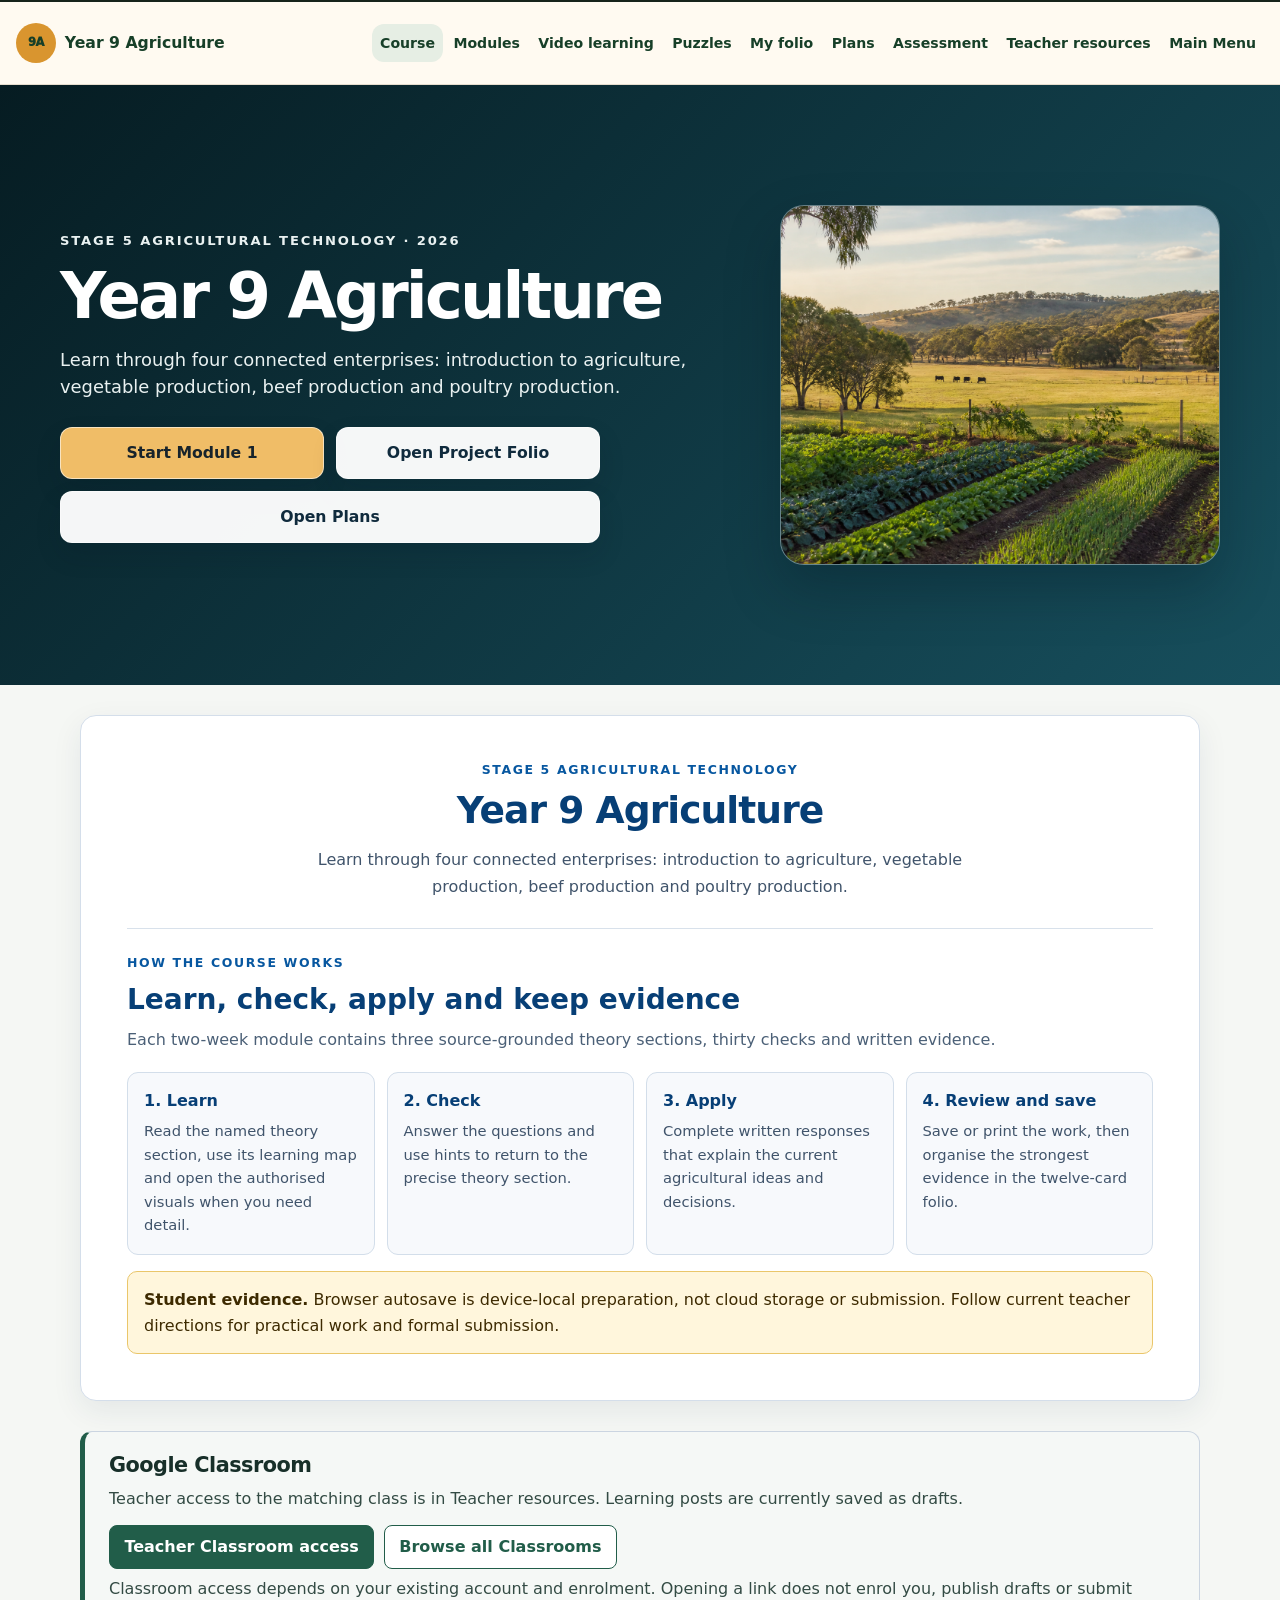
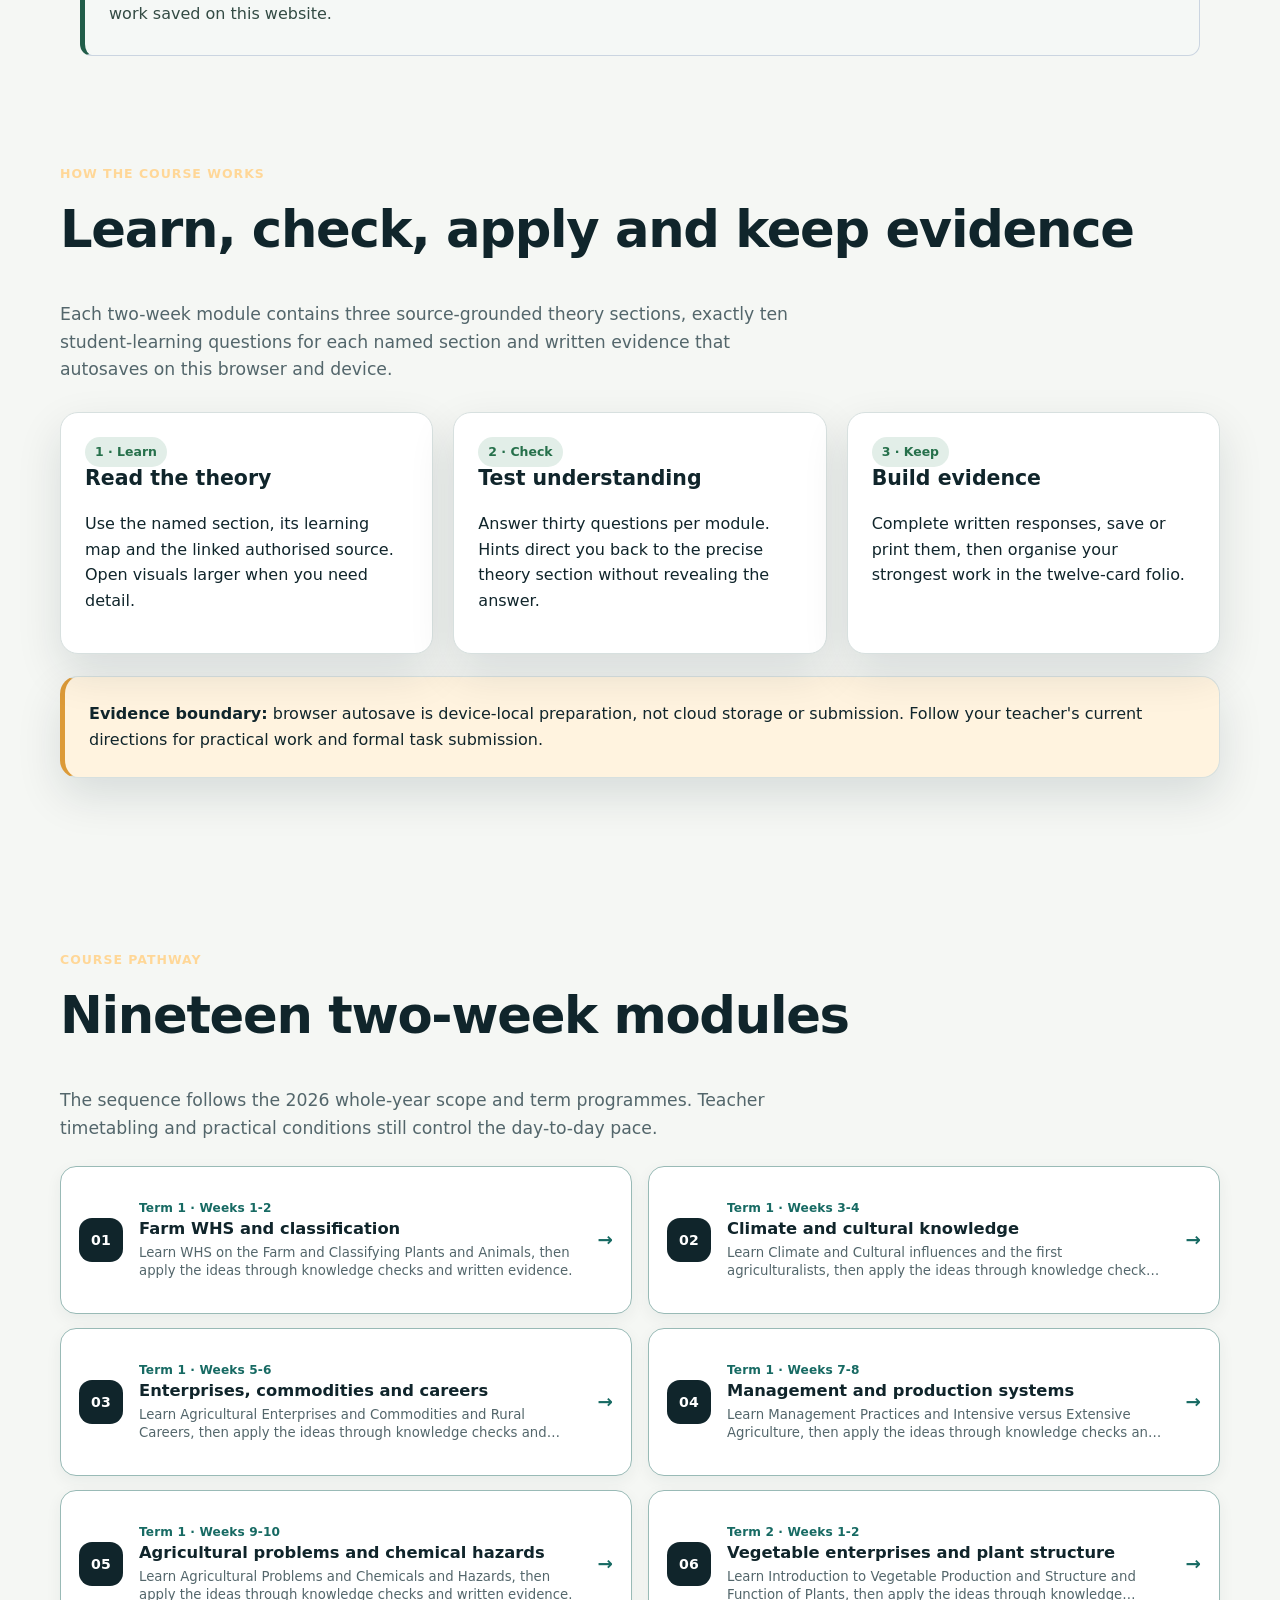
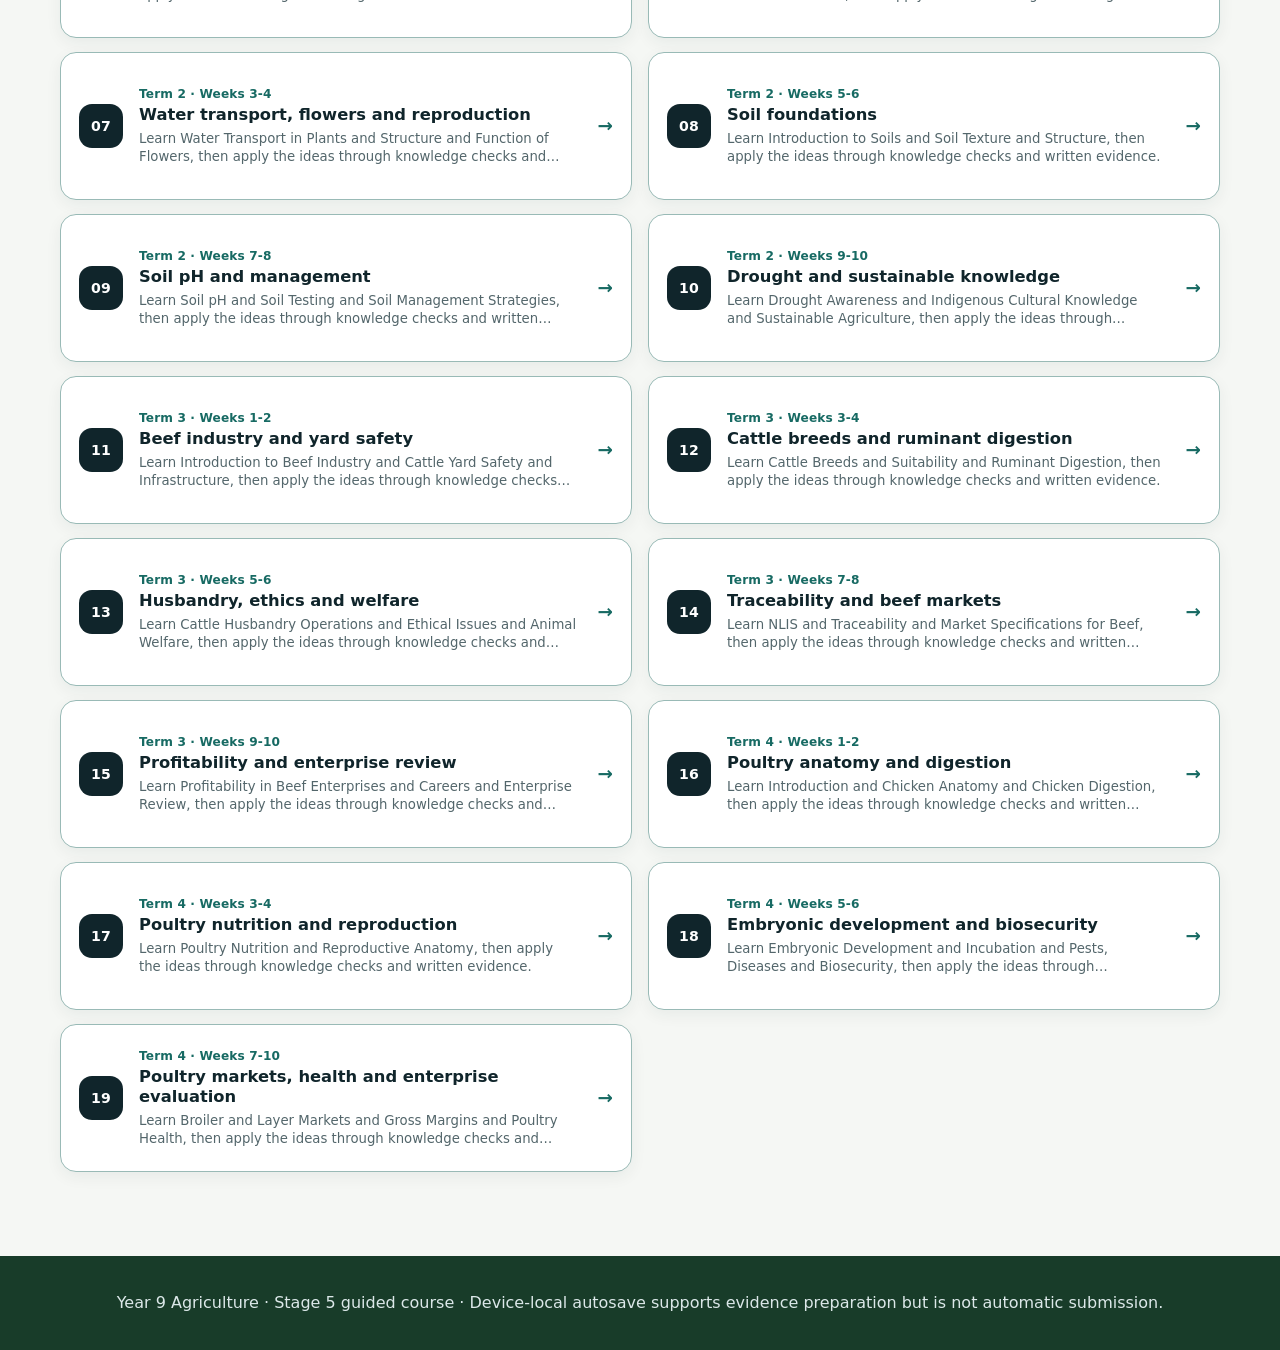
<file: index.html>
<!doctype html>
<html lang="en-AU">
<head>
  <meta charset="utf-8">
  <meta name="viewport" content="width=device-width, initial-scale=1">
  <meta name="description" content="Year 9 Agriculture guided course for Wagga Wagga High School, aligned to the current NSW Agricultural Technology 7–10 Syllabus (2019).">
  <title>Year 9 Agriculture | Guided course</title>
  <link rel="stylesheet" href="guided/course.css?v=20260805">
  <link rel="stylesheet" href="course-family-hero.css">
<link rel="stylesheet" href="course-family-intro.css"><link rel="stylesheet" href="module-pathway.css"><link rel="stylesheet" href="front-page-cleanup.css?v=20260814-agriculture-1">  <link rel="stylesheet" href="classroom-access.css">
</head>
<body data-release="year9-agriculture-2026-v1">
  <a class="skip-link" href="#main-content">Skip to course content</a>
  <header class="site-header"><div class="nav-wrap"><a class="brand" href="index.html">Year 9 Agriculture</a><nav class="nav-links" aria-label="Course navigation"><a href="https://stevencowell.github.io/Main-Page/" data-main-menu-link>Main Menu</a><a href="#pathway">Modules</a><a href="folio.html">Folio</a><a href="assessment.html">Assessment</a><a href="busy-work/">Busy Work</a><a href="youtube-library/">YouTube</a><a href="plans.html">Plans</a><a href="teacher-resources.html" data-teacher-resources-link>Teacher Resources</a></nav></div></header>

  <section class="hero sister-hero course-family-hero"><div class="hero-inner course-family-hero-inner"><div class="hero-copy"><p class="eyebrow">Stage 5 Agricultural Technology · 2026</p><h1>Year 9 Agriculture</h1><p>Learn through four connected enterprises: introduction to agriculture, vegetable production, beef production and poultry production.</p><div class="hero-actions"><a class="btn" href="module.html?module=1">Start Module 1</a><a class="btn secondary" href="folio.html">Open Project Folio</a><a class="btn secondary" href="plans.html">Open Plans</a></div></div><figure class="hero-showcase"><img src="assets/photography/year9-agriculture-hero-v2.png" alt="Contextual Australian agricultural landscape with vegetable beds, grazing cattle and a poultry shelter"></figure></div></section>
<section class="course-family-intro" aria-labelledby="course-family-intro-title">
  <div class="course-family-intro__inner">
    <header class="course-family-intro__heading">
      <p class="course-family-intro__eyebrow">Stage 5 Agricultural Technology</p>
      <h2 id="course-family-intro-title">Year 9 Agriculture</h2>
      <p class="course-family-intro__lede">Learn through four connected enterprises: introduction to agriculture, vegetable production, beef production and poultry production.</p>
    </header>
    <div class="course-family-intro__routine">
      <div class="course-family-intro__routine-heading">
        <p class="course-family-intro__eyebrow">How the course works</p>
        <h3>Learn, check, apply and keep evidence</h3>
        <p>Each two-week module contains three source-grounded theory sections, thirty checks and written evidence.</p>
      </div>
      <div class="course-family-intro__cards">
      <article class="course-family-intro__card"><h4>1. Learn</h4><p>Read the named theory section, use its learning map and open the authorised visuals when you need detail.</p></article>
      <article class="course-family-intro__card"><h4>2. Check</h4><p>Answer the questions and use hints to return to the precise theory section.</p></article>
      <article class="course-family-intro__card"><h4>3. Apply</h4><p>Complete written responses that explain the current agricultural ideas and decisions.</p></article>
      <article class="course-family-intro__card"><h4>4. Review and save</h4><p>Save or print the work, then organise the strongest evidence in the twelve-card folio.</p></article>
      </div>
    </div>
    <p class="course-family-intro__evidence"><strong>Student evidence.</strong> Browser autosave is device-local preparation, not cloud storage or submission. Follow current teacher directions for practical work and formal submission.</p>

  </div>
</section>

  <main id="main-content" class="landing-main">
<!-- COURSE-CLASSROOM-ACCESS-START -->
<section class="classroom-access" id="classroom-access" aria-labelledby="classroom-access-title">
  <h2 id="classroom-access-title">Google Classroom</h2>
  <p>Teacher access to the matching class is in Teacher resources. Learning posts are currently saved as drafts.</p>
  <div class="classroom-access__actions"><a href="teacher-resources.html#classroom-access">Teacher Classroom access</a><a href="https://stevencowell.github.io/Main-Page/classroom-library/">Browse all Classrooms</a></div>
  <p>Classroom access depends on your existing account and enrolment. Opening a link does not enrol you, publish drafts or submit work saved on this website.</p>
</section>
<!-- COURSE-CLASSROOM-ACCESS-END -->

    <section class="section"><p class="eyebrow">How the course works</p><h2>Learn, check, apply and keep evidence</h2><p class="section-intro">Each two-week module contains three source-grounded theory sections, exactly ten student-learning questions for each named section and written evidence that autosaves on this browser and device.</p><div class="grid three top-gap"><article class="card"><span class="status-pill">1 · Learn</span><h3>Read the theory</h3><p>Use the named section, its learning map and the linked authorised source. Open visuals larger when you need detail.</p></article><article class="card"><span class="status-pill">2 · Check</span><h3>Test understanding</h3><p>Answer thirty questions per module. Hints direct you back to the precise theory section without revealing the answer.</p></article><article class="card"><span class="status-pill">3 · Keep</span><h3>Build evidence</h3><p>Complete written responses, save or print them, then organise your strongest work in the twelve-card folio.</p></article></div><div class="card evidence-boundary"><strong>Evidence boundary:</strong> browser autosave is device-local preparation, not cloud storage or submission. Follow your teacher's current directions for practical work and formal task submission.</div></section>

    <section class="section tint"><div class="section-inner"><p class="eyebrow">Student destinations</p><h2>Everything needed for the complete course</h2><div class="grid three top-gap"><article class="card resource-card"><h3>Student folio</h3><p>Twelve evidence cards, optional photo records, autosave, backup and Print / Save PDF.</p><a href="folio.html">Open folio →</a></article><article class="card resource-card"><h3>Busy Work</h3><p>Twenty-one authentic activities using varied mechanics across every named module topic.</p><a href="busy-work/">Open Busy Work →</a></article><article class="card resource-card"><h3>YouTube learning</h3><p>Eleven validated, purpose-linked clips with privacy-enhanced playback and fallbacks.</p><a href="youtube-library/">Open YouTube library →</a></article><article class="card resource-card"><h3>Assessment pathway</h3><p>Confirmed 2026 task timing, weightings and authoritative documents, with conflicts made visible.</p><a href="assessment.html">Open assessment pathway →</a></article><article class="card resource-card"><h3>Plans and diagrams</h3><p>Learn to read the supplied cattle-handling diagrams and see the missing-plan boundary.</p><a href="plans.html">Open plans and diagrams →</a></article><article class="card resource-card"><h3>Teacher Resources</h3><p>Open the verified 2026 program sources, scope and sequence and assessment documents.</p><a href="teacher-resources.html">Open Teacher Resources →</a></article></div></div></section>

    <section class="section" id="pathway"><p class="eyebrow">Course pathway</p><h2>Nineteen two-week modules</h2><p class="section-intro">The sequence follows the 2026 whole-year scope and term programmes. Teacher timetabling and practical conditions still control the day-to-day pace.</p><div id="module-grid" class="grid two top-gap" aria-live="polite"></div></section>

    <section class="section tint" id="outcomes"><div class="section-inner"><p class="eyebrow">2026 source framework and 2027 transition</p><h2>Agricultural Technology 7–10 Syllabus (2019)</h2><p class="section-intro">This 2026 student site retains its authorised AG5 learning sequence. The <strong>Agriculture Technology 7–10 Syllabus (2024)</strong> is mandatory from 2027 and controls the v2.0 teacher program linked through Teacher Resources. Outcome codes are shown for curriculum transparency and are never used as quiz content.</p><div class="grid two top-gap"><article class="card"><h3>Knowledge and understanding</h3><p>Students explain agricultural systems, plant and animal structure and function, management, sustainability, technology and market connections.</p></article><article class="card"><h3>Skills and evidence</h3><p>Students investigate, communicate, calculate, evaluate and participate safely in teacher-authorised agricultural activities.</p></article></div><p class="top-gap-small"><a class="btn ghost" href="https://educationstandards.nsw.edu.au/wps/wcm/connect/80826e0c-05cc-4b83-958e-2dcd178eda3b/agricultural-technology-years-7-10-syllabus-2019.pdf?CVID=&amp;MOD=AJPERES" target="_blank" rel="noopener">Open 2026 controlling syllabus ↗</a> <a class="btn ghost" href="https://curriculum.nsw.edu.au/learning-areas/tas/agriculture-technology-7-10-2024/overview/course" target="_blank" rel="noopener">Open Agriculture Technology 7–10 Syllabus (2024) — mandatory from 2027 ↗</a></p></div></section>

  </main>

  <footer>Year 9 Agriculture · Stage 5 guided course · Device-local autosave supports evidence preparation but is not automatic submission.</footer>
  <script src="guided/data.js?v=20260805"></script>
  <script>
    (() => {
      const host = document.querySelector('#module-grid');
      const course = window.COURSE_DATA;
      if (!host || !course) return;
      host.innerHTML = course.modules.map((module, index) => `<article class="card module-card"><span class="stage">${module.cadence}</span><h3>${module.title}</h3><p>${module.summary}</p><p class="module-outcomes">Outcome opportunities: ${module.outcomes.join(' · ')}</p><a class="module-link" href="module.html?module=${index + 1}">Open module ${index + 1} →</a></article>`).join('');
    })();
  </script>
  <script src="shared/hub-navigation.js?v=20260814-agriculture-1" defer></script>
</body>
</html>
</file>
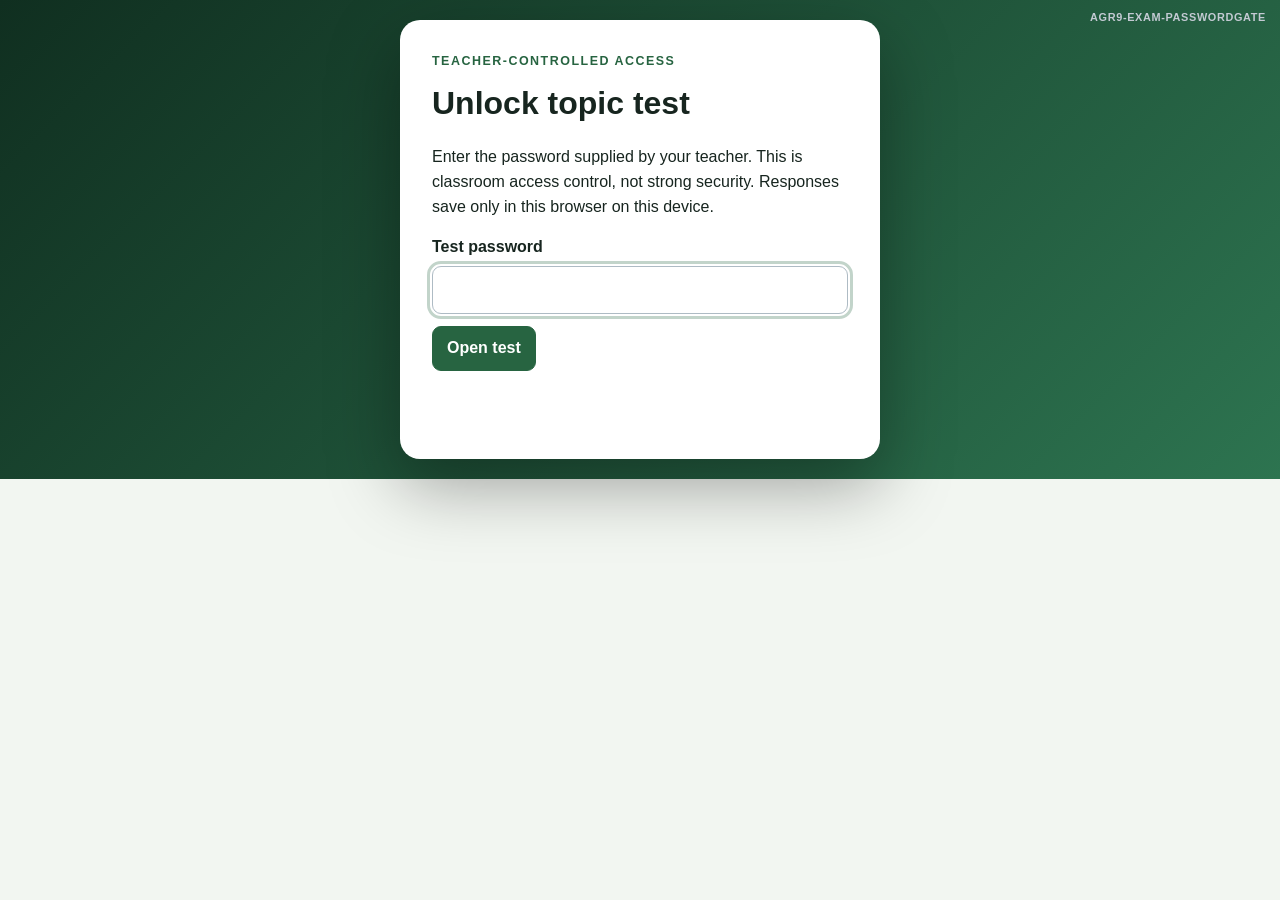
<file: exam/index.html>
<!doctype html>
<html lang="en-AU">
<head>
  <meta charset="utf-8">
  <meta name="viewport" content="width=device-width, initial-scale=1">
  <meta name="description" content="Password-controlled Year 9 Agriculture Topic Test">
  <title>Year 9 Agriculture | Topic Test</title>
  <link rel="stylesheet" href="exam.css?v=20260812">
  <style>#pdfFilename{overflow-wrap:anywhere}</style>
<link rel="stylesheet" href="../section-reference.css?v=20260817a"></head>
<body>
  <div class="password-gate" id="passwordGate">
    <form class="gate-card" id="gateForm">
      <p class="kicker">Teacher-controlled access</p>
      <h1>Unlock topic test</h1>
      <p>Enter the password supplied by your teacher. This is classroom access control, not strong security. Responses save only in this browser on this device.</p>
      <label for="gatePassword"><strong>Test password</strong></label>
      <input id="gatePassword" type="password" inputmode="numeric" autocomplete="off" required>
      <button class="btn" type="submit">Open test</button>
      <p class="gate-error" id="gateError" role="alert"></p>
    </form>
  </div>
  <div id="examPage" hidden>
    <header><div class="shell"><p><a id="backLink" href="../assessment.html">Back to assessment</a></p><p class="kicker" id="courseName"></p><h1 id="examTitle"></h1><p id="examSubtitle"></p></div></header>
    <main class="shell">
      <section class="card"><h2>Test information</h2><div class="notice-grid">
        <div><span>Course stage</span><strong id="metaStage"></strong></div><div><span>Recommended time</span><strong id="metaTime"></strong></div>
        <div><span>Total marks</span><strong id="metaMarks"></strong></div><div><span>Assessment status</span><strong id="metaStatus"></strong></div>
        <div><span>Task</span><strong id="metaTask"></strong></div><div><span>Scheduled timing</span><strong id="metaDate"></strong></div>
        <div class="wide"><span>Assessed outcomes</span><strong id="metaOutcomes"></strong></div></div>
        <p class="note" id="examDirections"></p><p><strong>Keep a copy:</strong> use <em>Print / Save PDF</em> and name the file <strong id="pdfFilename"></strong>. Your teacher will confirm whether and where a PDF must be submitted.</p>
      </section>
      <form id="examForm" novalidate>
        <section class="card"><h2>Student details</h2><div class="student-grid"><label>Student name<input data-student id="studentName" name="studentName" autocomplete="name"></label><label>Class<input data-student name="studentClass" autocomplete="off"></label><label>Teacher<input data-student name="teacherName" autocomplete="off"></label><label>Date completed<input data-student name="completedDate" type="date"></label></div></section>
        <div class="toolbar screen-only"><div class="progress"><div class="track"><div id="progressFill"></div></div><span id="progressLabel"></span></div><button class="btn secondary" id="saveBtn" type="button">Save now</button><button class="btn" id="printBtn" type="button">Print / Save PDF</button><button class="btn secondary" id="lockBtn" type="button">Lock test</button><button class="btn danger" id="clearBtn" type="button">Clear saved work</button><div id="saveStatus">Responses autosave on this device.</div></div>
        <div id="examSections"></div>
      </form>
      <p class="footer">Browser autosave is device-local practice, not cloud submission. No marking guide is stored on this student page.</p>
    </main>
  </div>
  <script src="config.js?v=20260812"></script><script src="exam.js?v=20260812"></script>
<script src="../vendor/html2canvas.min.js"></script><script src="../section-reference.js?v=20260817a" data-site-code="AGR9"></script></body>
</html>
</file>
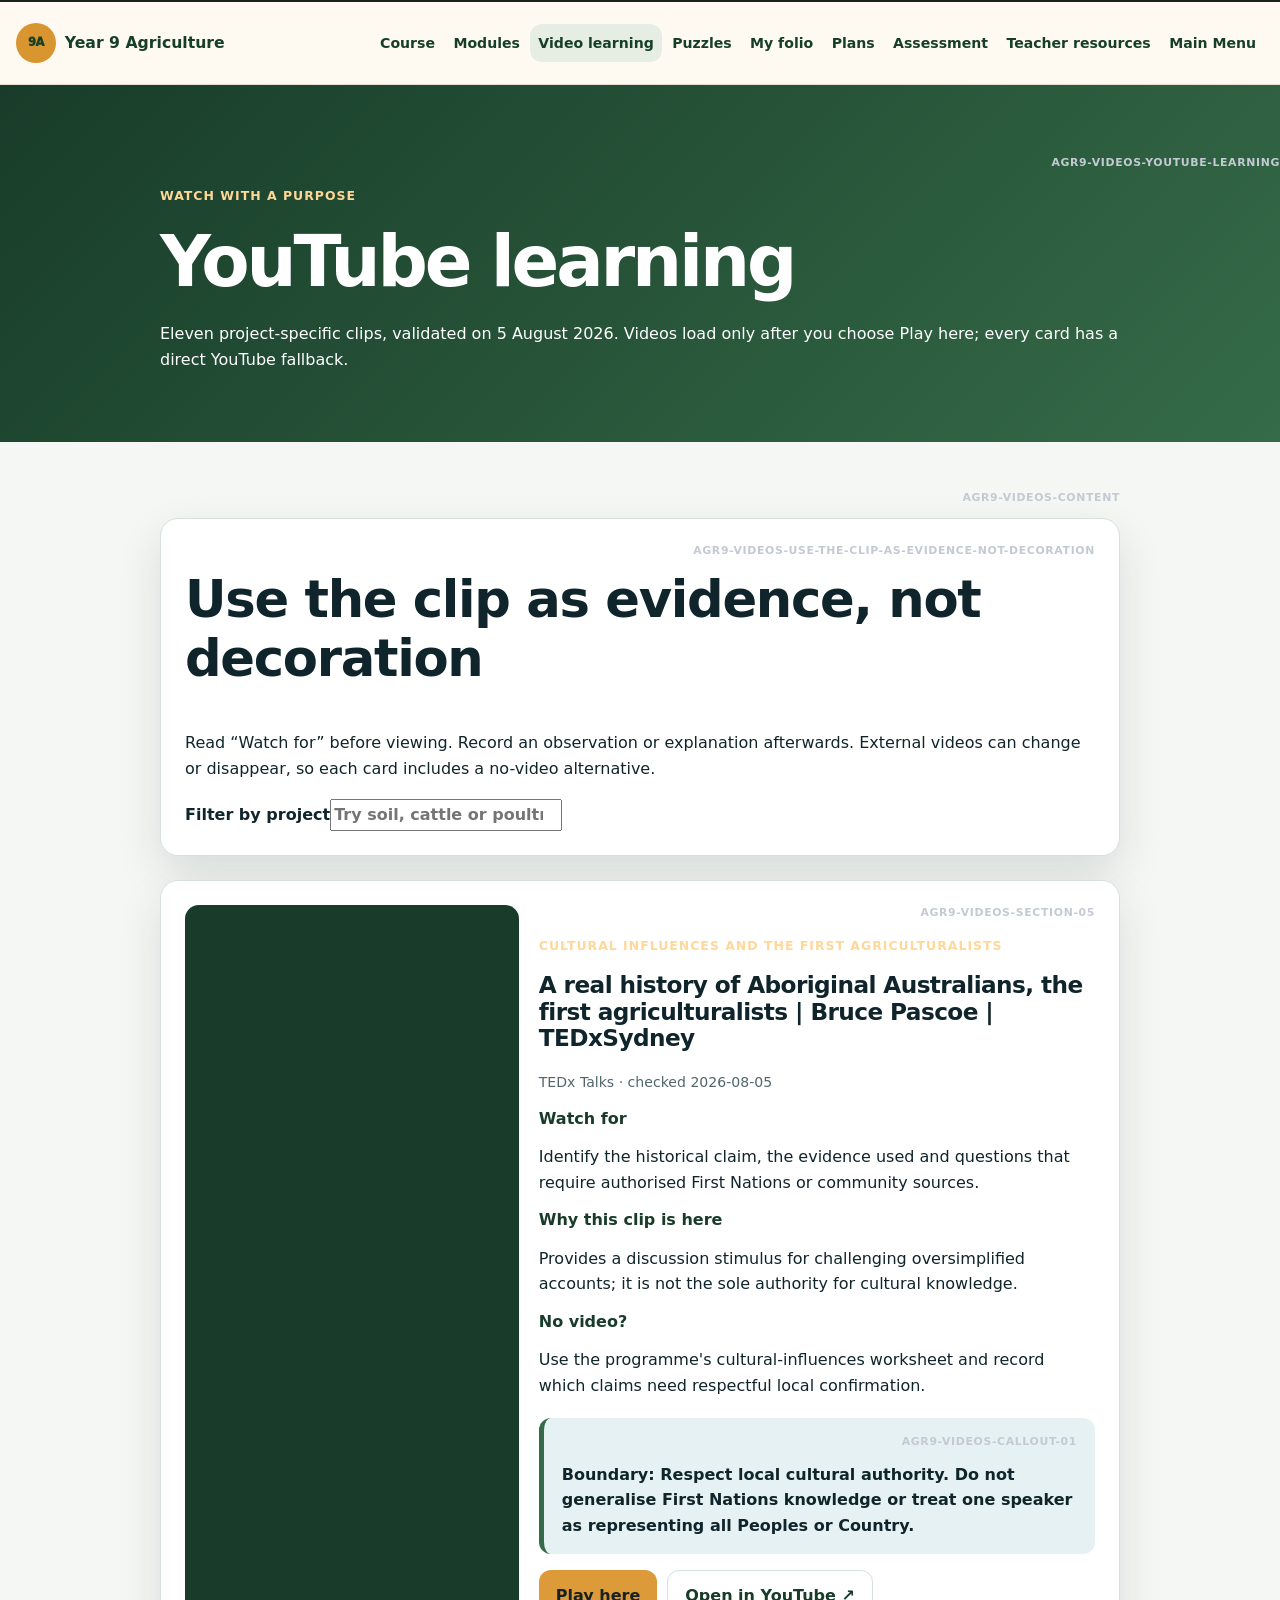
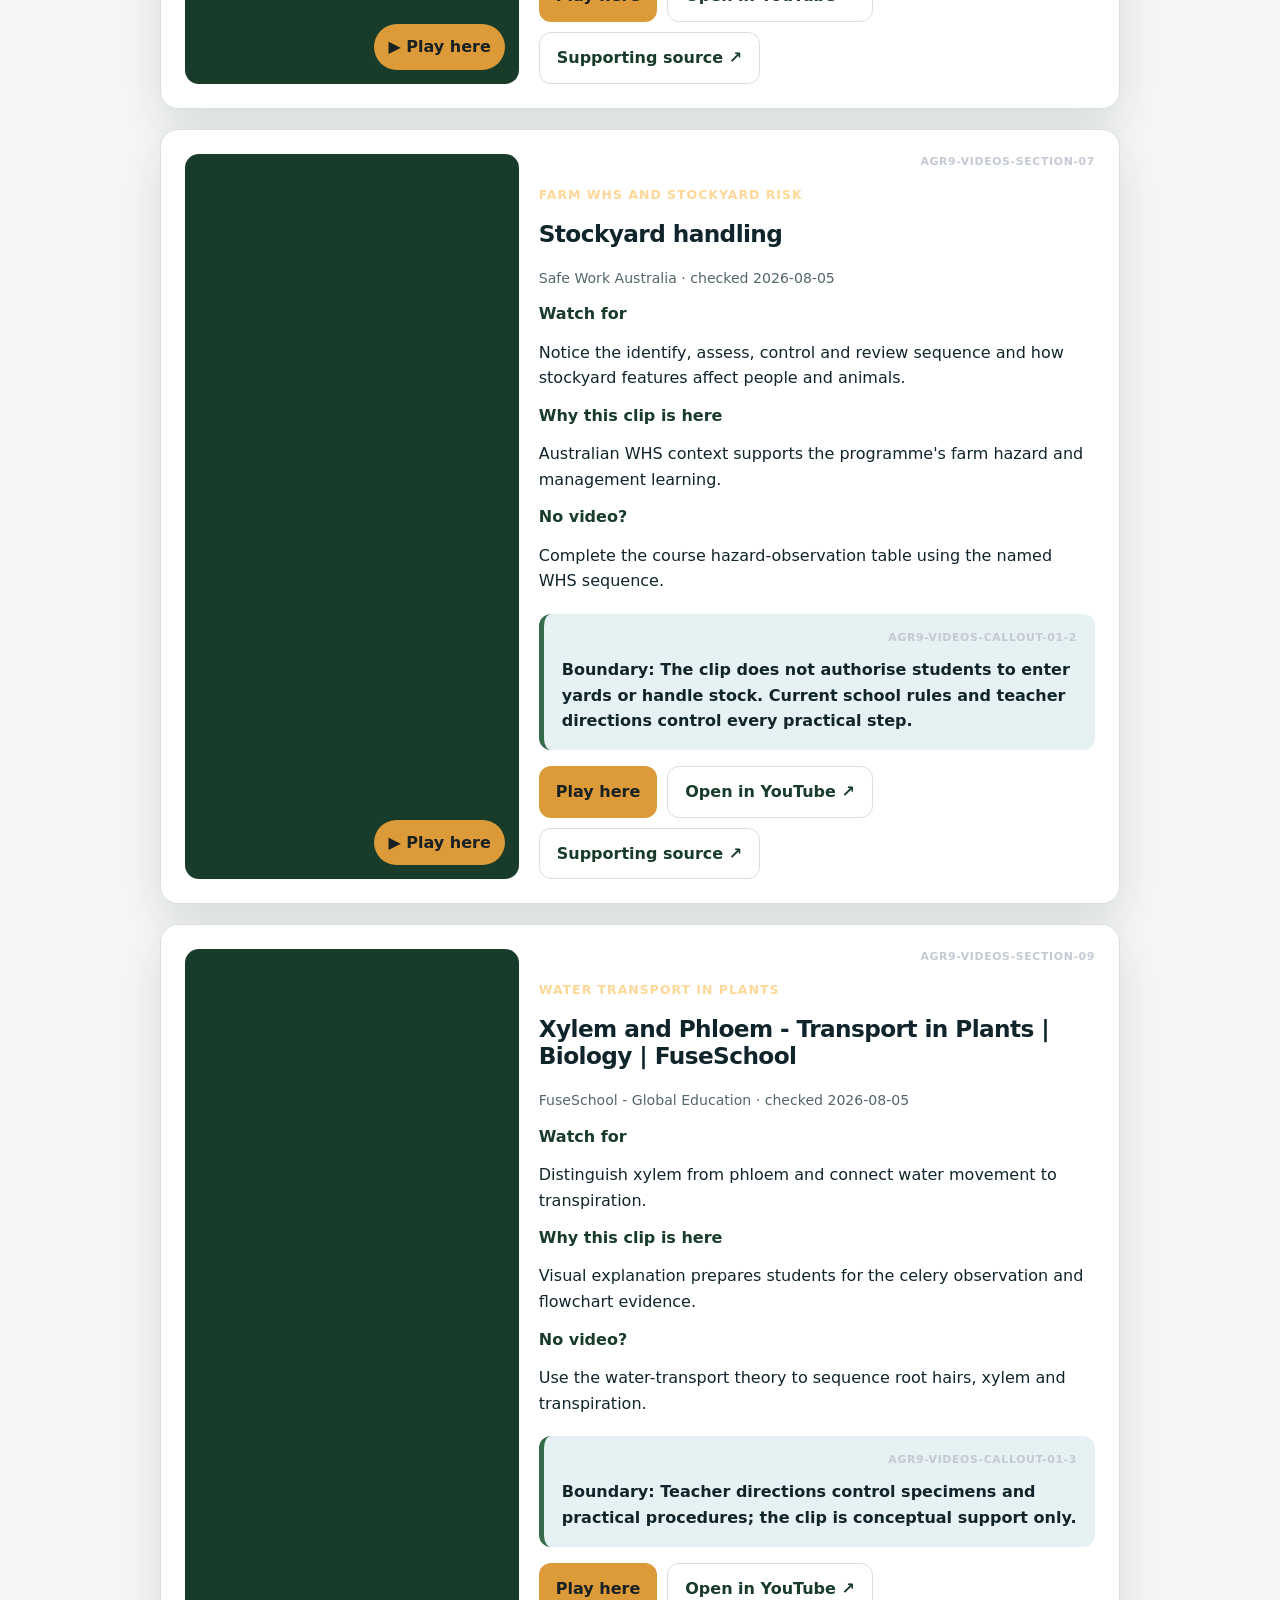
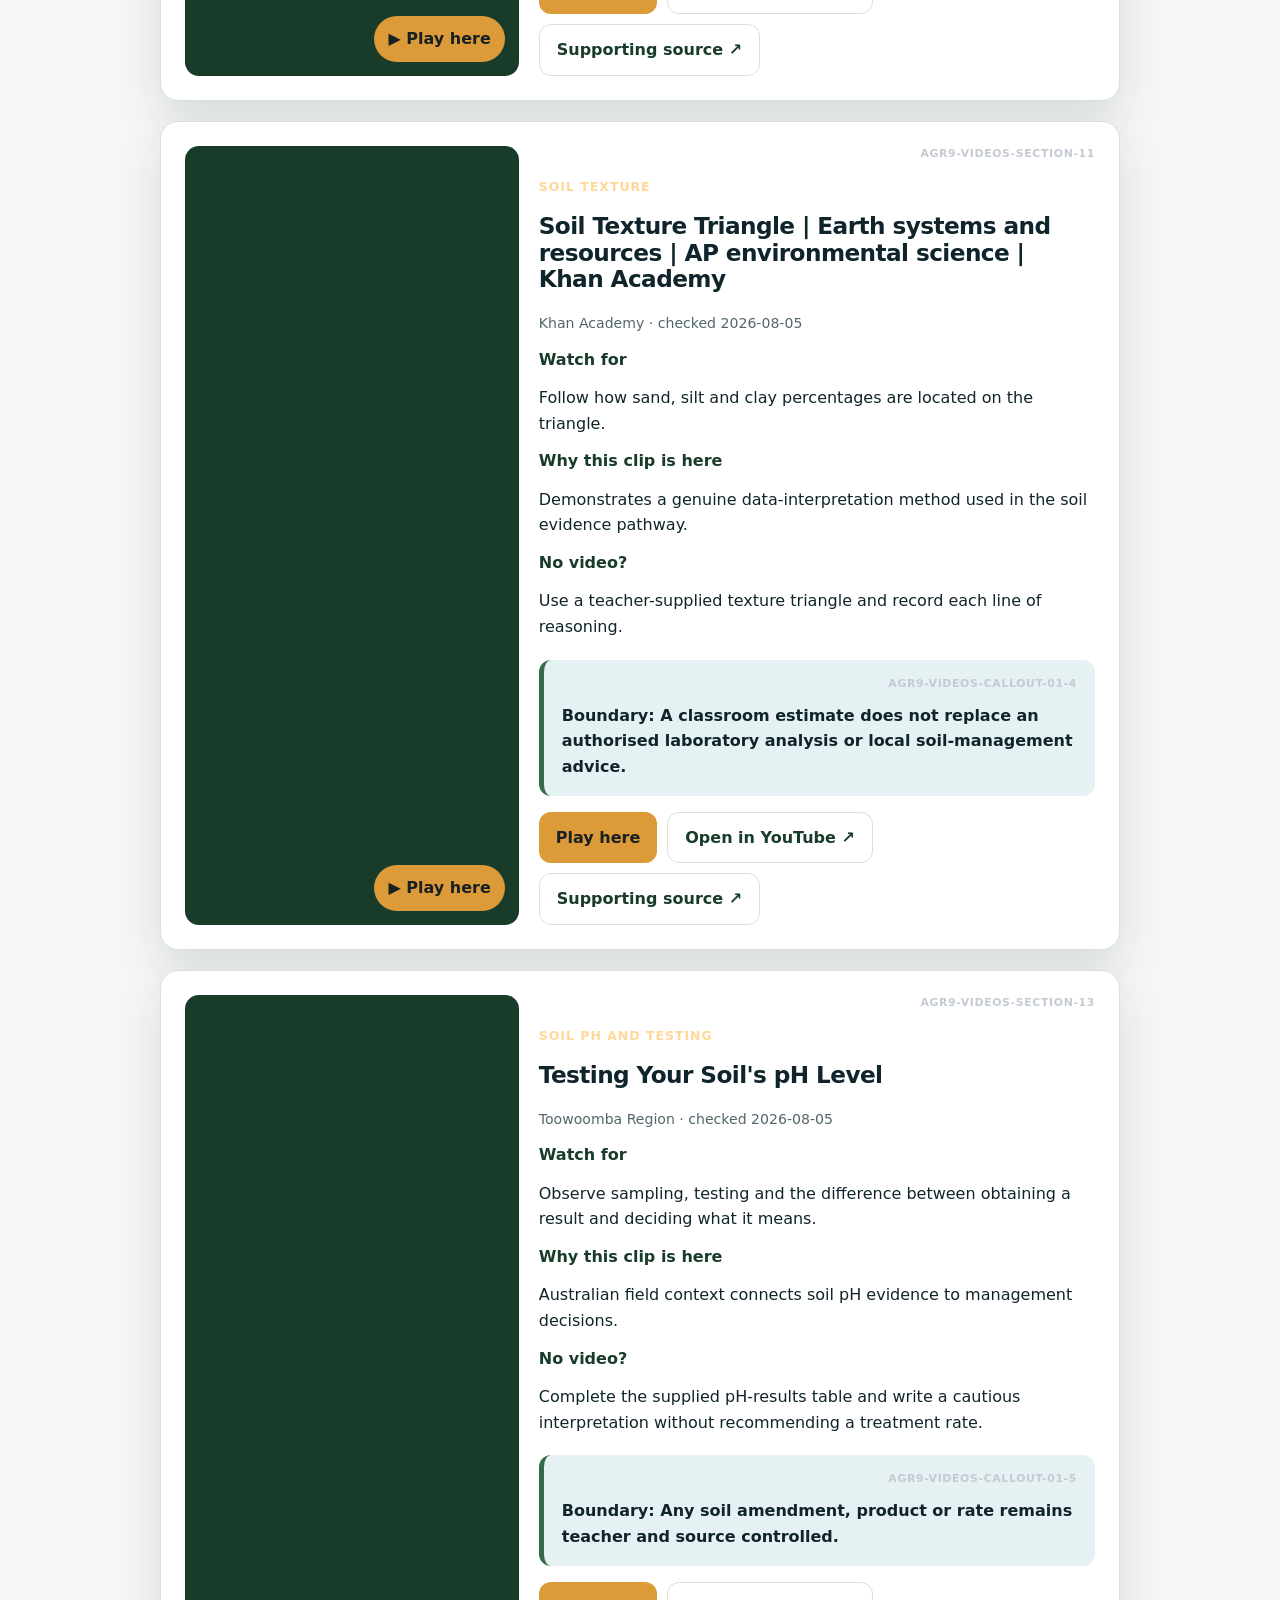
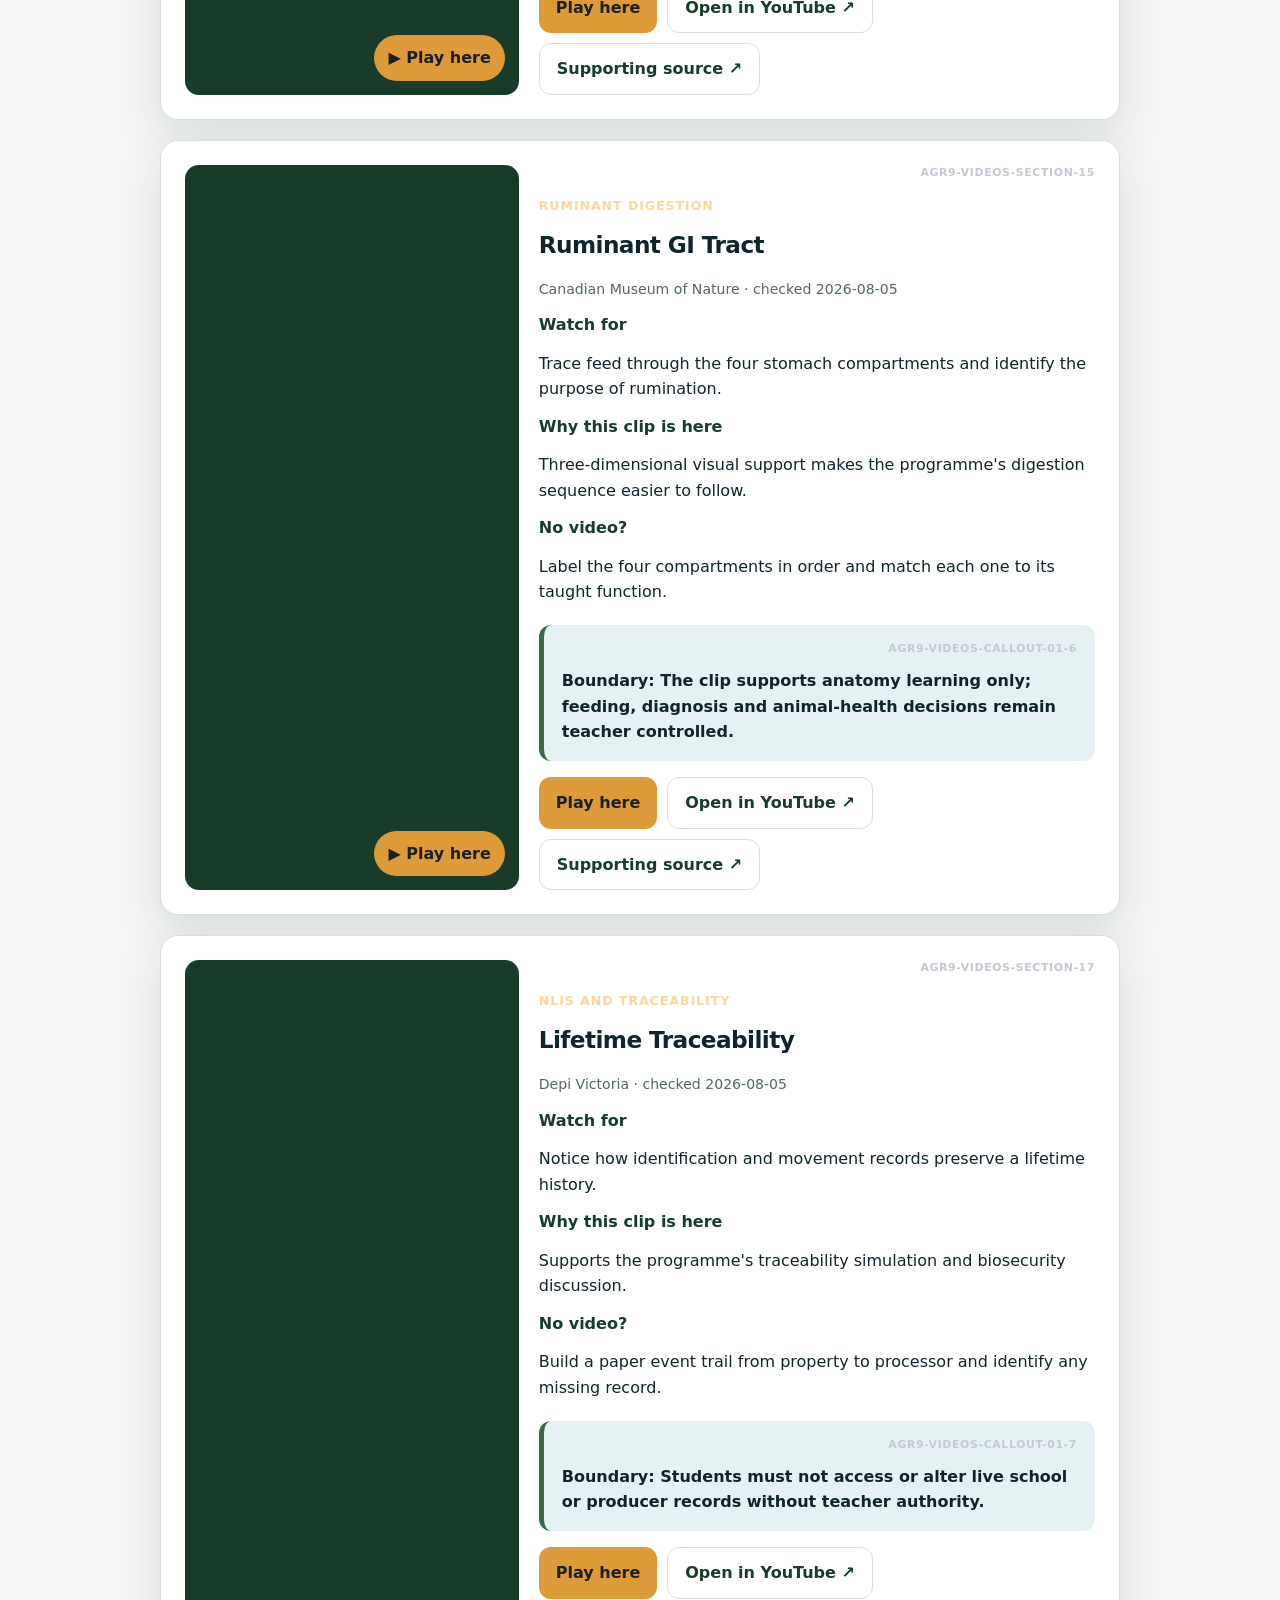
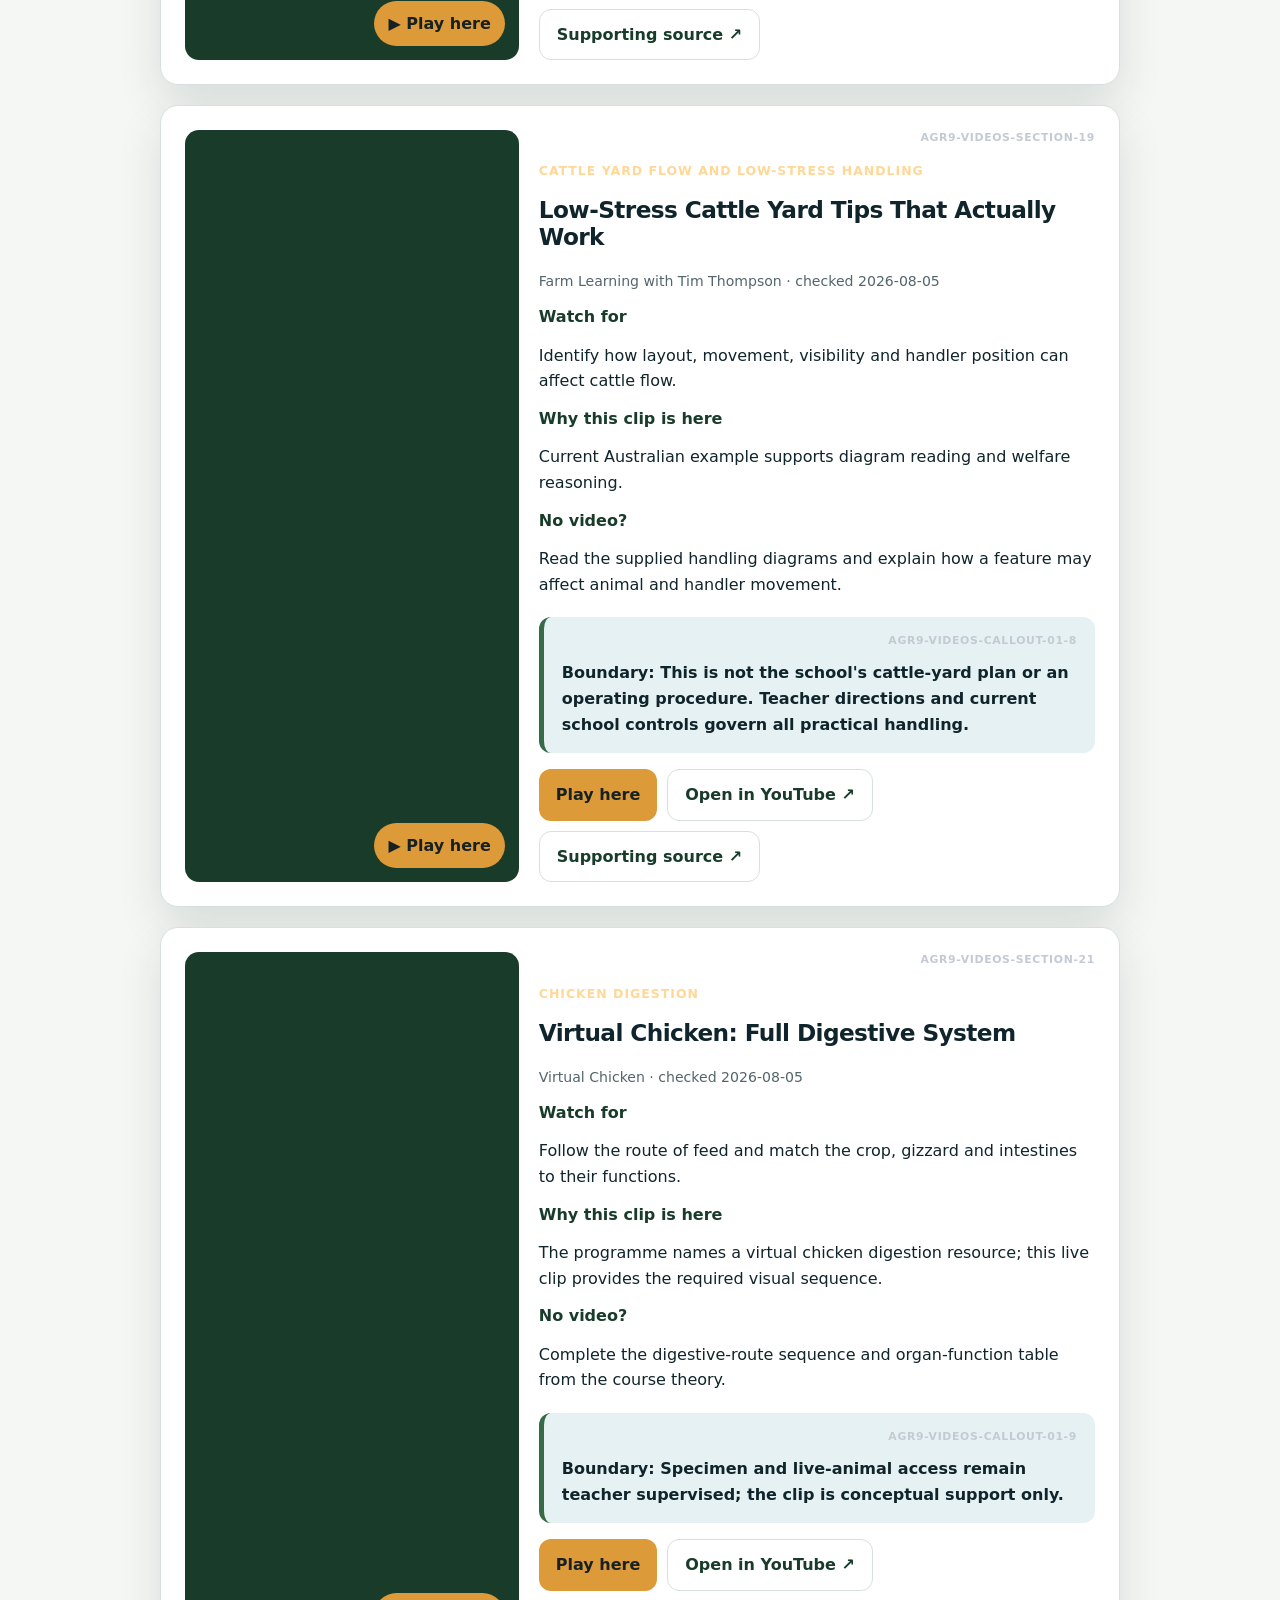
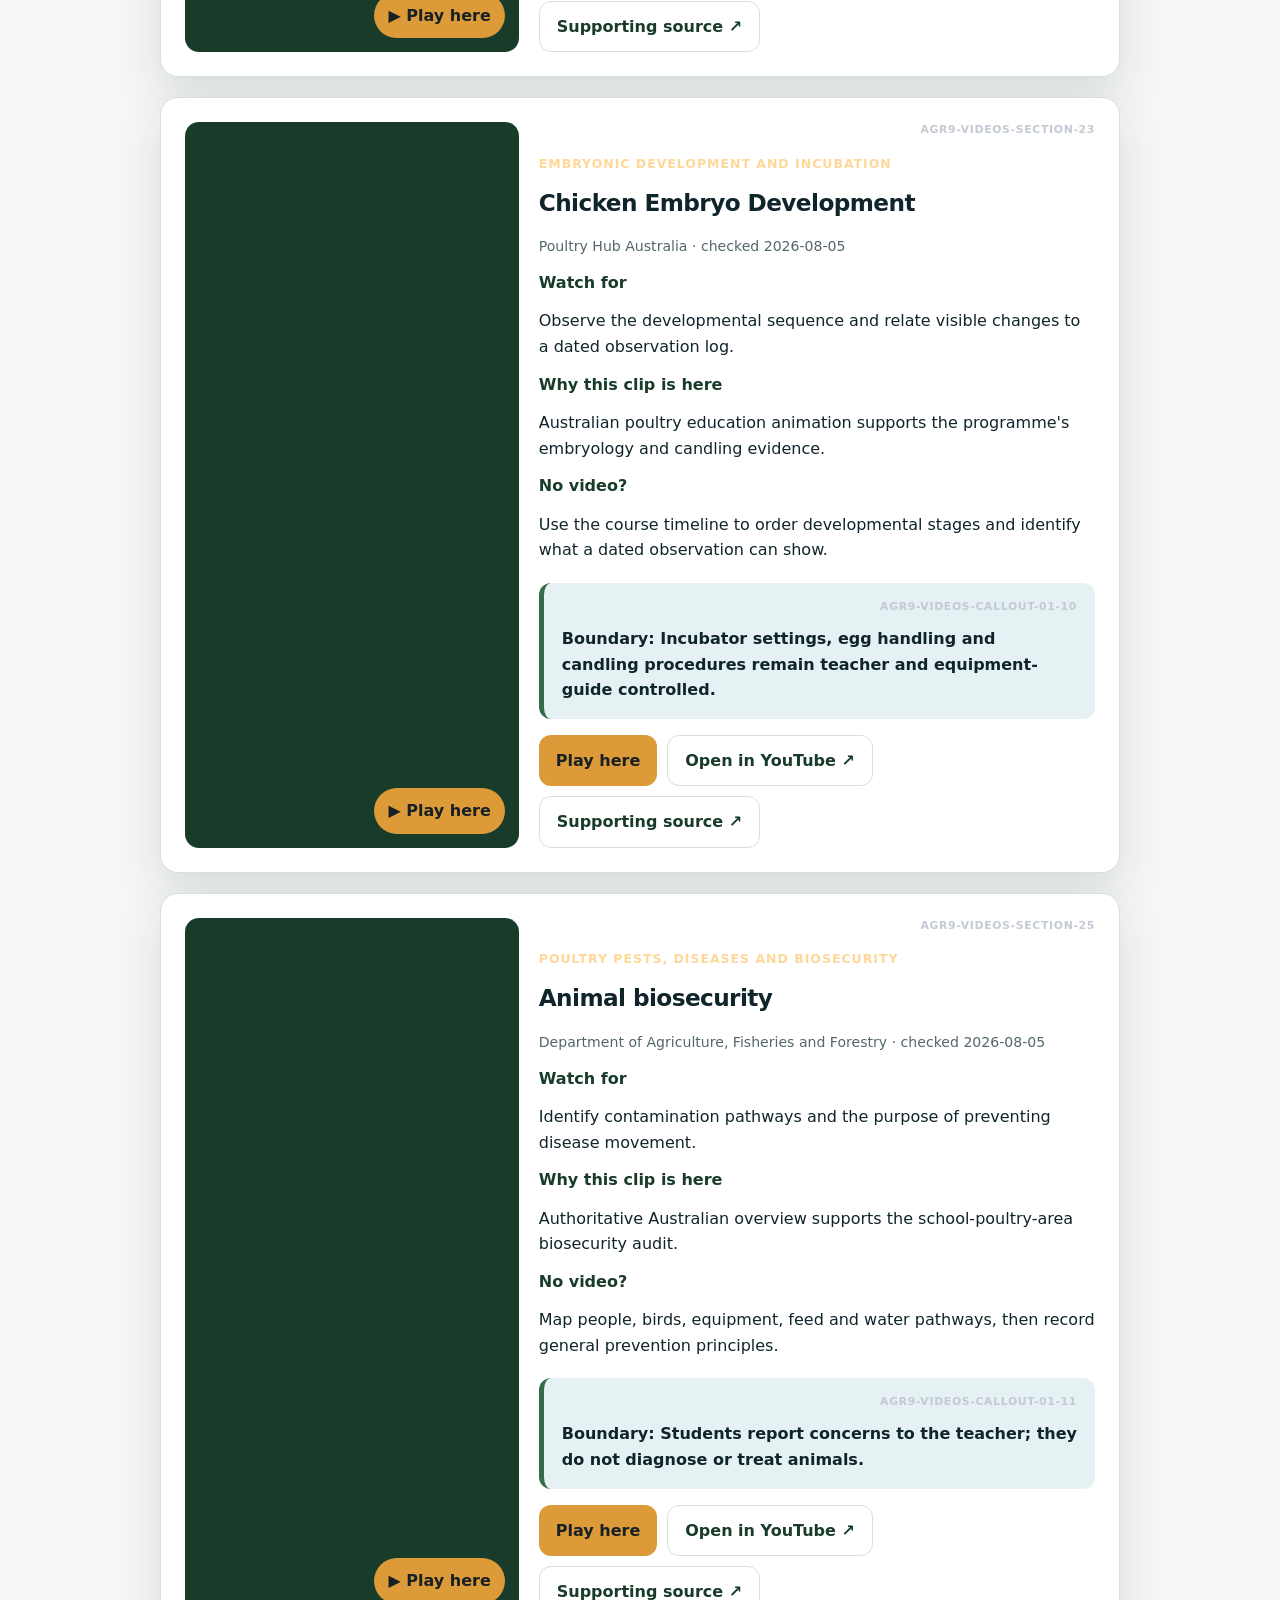
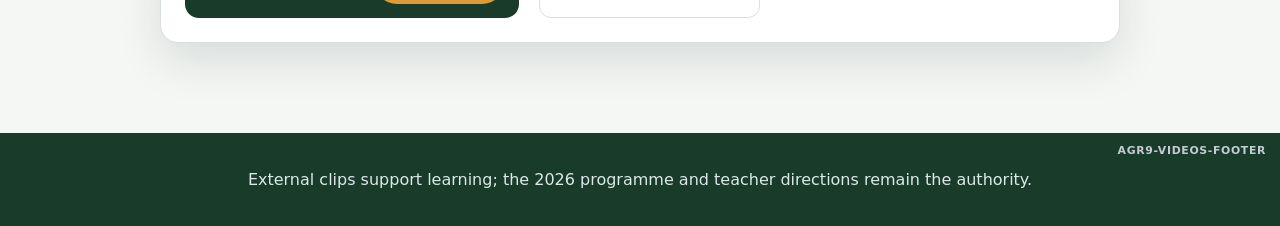
<file: youtube-library/index.html>
<!doctype html>
<html lang="en-AU"><head><meta charset="utf-8"><meta name="viewport" content="width=device-width, initial-scale=1"><meta name="description" content="Validated project-specific YouTube learning for Year 9 Agriculture."><title>YouTube learning | Year 9 Agriculture</title><link rel="stylesheet" href="../guided/course.css?v=20260805"><link rel="stylesheet" href="library.css?v=20260805"><link rel="stylesheet" href="../section-reference.css?v=20260817a"></head>
<body><a class="skip-link" href="#video-content">Skip to video library</a><header class="site-header"><div class="nav-wrap"><a class="brand" href="../index.html">Year 9 Agriculture</a><nav class="nav-links" aria-label="Course navigation"><a href="../index.html#pathway">Modules</a><a href="../folio.html">Folio</a><a href="../assessment.html">Assessment</a><a href="../busy-work/">Busy Work</a><a href="index.html" aria-current="page">YouTube</a><a href="../plans.html">Plans</a><a href="../teacher-resources.html">Teacher Resources</a><a href="https://stevencowell.github.io/Main-Page/">Main Menu</a></nav></div></header>
<section class="module-hero"><div class="module-hero-inner"><p class="eyebrow">Watch with a purpose</p><h1>YouTube learning</h1><p>Eleven project-specific clips, validated on 5 August 2026. Videos load only after you choose Play here; every card has a direct YouTube fallback.</p></div></section>
<main id="video-content" class="module-main"><section class="card"><h2>Use the clip as evidence, not decoration</h2><p>Read “Watch for” before viewing. Record an observation or explanation afterwards. External videos can change or disappear, so each card includes a no-video alternative.</p><label class="filter-label">Filter by project<input id="video-filter" type="search" placeholder="Try soil, cattle or poultry"></label></section><div id="video-grid" class="video-library-grid" aria-live="polite"></div></main>
<dialog id="video-dialog" class="video-dialog"><div class="video-dialog__head"><h2 id="video-dialog-title">Video</h2><button type="button" id="video-close" class="btn ghost">Close</button></div><div id="video-player" class="video-dialog__player"></div><p><a id="video-direct" class="btn" target="_blank" rel="noopener">Open in YouTube ↗</a></p></dialog>
<footer>External clips support learning; the 2026 programme and teacher directions remain the authority.</footer><script src="library.js?v=20260805"></script><script src="../shared/hub-navigation.js"></script><script src="../vendor/html2canvas.min.js"></script><script src="../section-reference.js?v=20260817a" data-site-code="AGR9"></script></body></html>
</file>
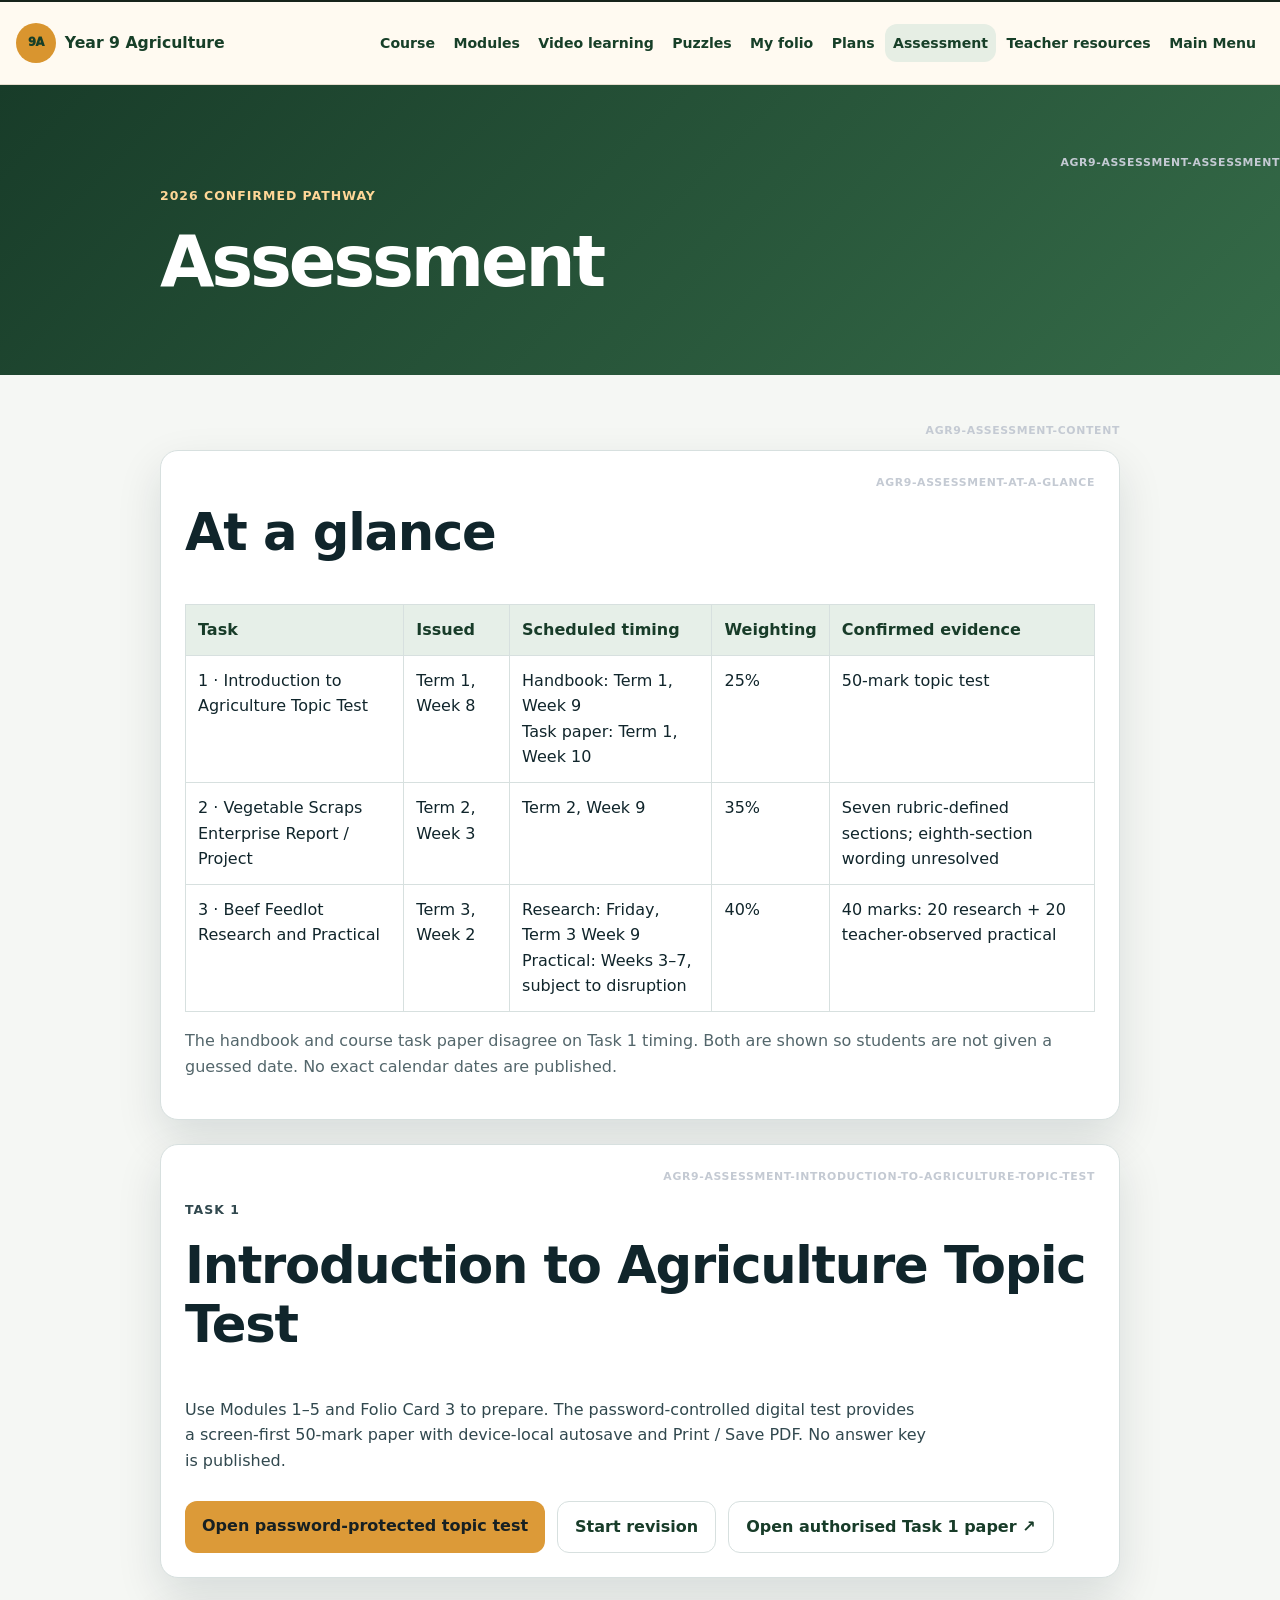
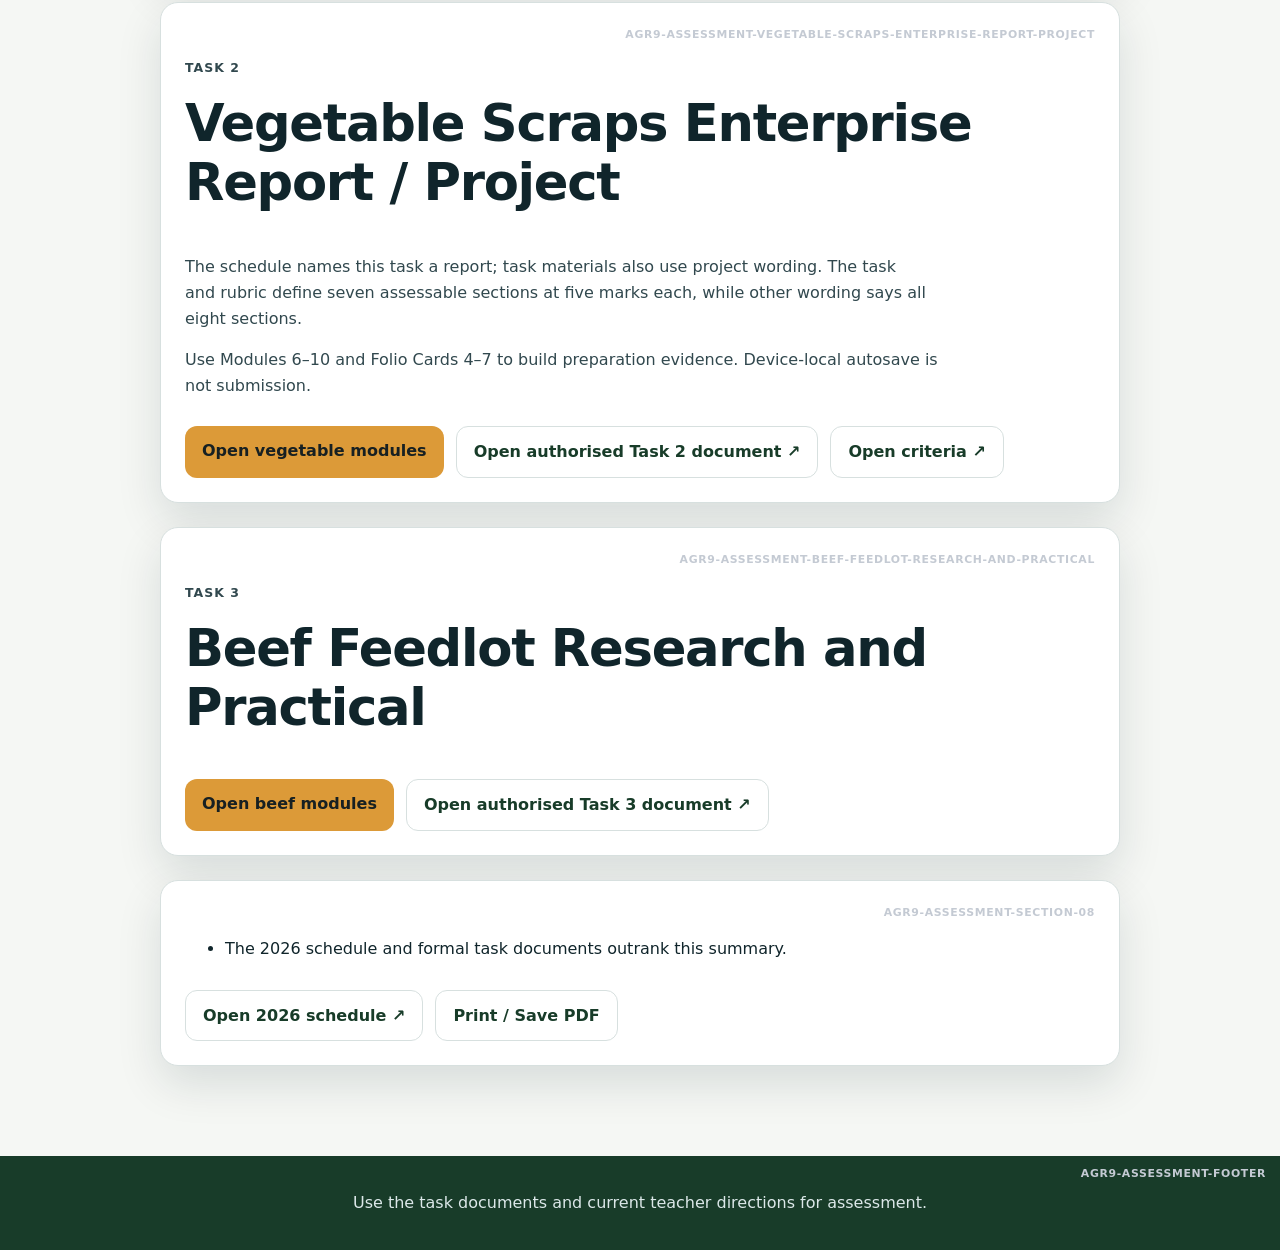
<file: assessment.html>
<!doctype html>
<html lang="en-AU"><head><meta charset="utf-8"><meta name="viewport" content="width=device-width, initial-scale=1"><meta name="description" content="Confirmed 2026 Year 9 Agriculture assessment pathway and authoritative task documents."><title>Assessment pathway | Year 9 Agriculture</title><link rel="stylesheet" href="guided/course.css?v=20260805"><link rel="stylesheet" href="section-reference.css?v=20260817a"></head>
<body><a class="skip-link" href="#assessment-content">Skip to assessment pathway</a><header class="site-header"><div class="nav-wrap"><a class="brand" href="index.html">Year 9 Agriculture</a><nav class="nav-links" aria-label="Course navigation"><a href="index.html#pathway">Modules</a><a href="folio.html">Folio</a><a href="assessment.html" aria-current="page">Assessment</a><a href="busy-work/">Busy Work</a><a href="youtube-library/">YouTube</a><a href="plans.html">Plans</a><a href="teacher-resources.html">Teacher Resources</a><a href="https://stevencowell.github.io/Main-Page/">Main Menu</a></nav></div></header>
<section class="module-hero"><div class="module-hero-inner"><p class="eyebrow">2026 confirmed pathway</p><h1>Assessment</h1><p>The school schedule and task documents control formal assessment. Exact calendar dates and Classroom codes remain Teacher to confirm.</p></div></section>
<main id="assessment-content" class="module-main">
<section class="card"><h2>At a glance</h2><div class="assessment-table-wrap"><table><thead><tr><th>Task</th><th>Issued</th><th>Scheduled timing</th><th>Weighting</th><th>Confirmed evidence</th></tr></thead><tbody><tr><td>1 · Introduction to Agriculture Topic Test</td><td>Term 1, Week 8</td><td>Handbook: Term 1, Week 9<br>Task paper: Term 1, Week 10<br><strong>Exact session: Teacher to confirm</strong></td><td>25%</td><td>50-mark topic test</td></tr><tr><td>2 · Vegetable Scraps Enterprise Report / Project</td><td>Term 2, Week 3</td><td>Term 2, Week 9</td><td>35%</td><td>Seven rubric-defined sections; eighth-section wording unresolved</td></tr><tr><td>3 · Beef Feedlot Research and Practical</td><td>Term 3, Week 2</td><td>Research: Friday, Term 3 Week 9<br>Practical: Weeks 3–7, subject to disruption</td><td>40%</td><td>40 marks: 20 research + 20 teacher-observed practical</td></tr></tbody></table></div><p class="evidence-note">The handbook and course task paper disagree on Task 1 timing. Both are shown so students are not given a guessed date. No exact calendar dates are published.</p></section>
<section class="card theory-section"><p class="eyebrow">Task 1</p><h2>Introduction to Agriculture Topic Test</h2><p><strong>Confirmed outcomes:</strong> AG5-1, AG5-2, AG5-4, AG5-6 and AG5-13.</p><p>Use Modules 1–5 and Folio Card 3 to prepare. The password-controlled digital test provides a screen-first 50-mark paper with device-local autosave and Print / Save PDF. No answer key is published.</p><div class="callout"><strong>Timing check:</strong> the handbook lists Term 1 Week 9, while the task paper lists Term 1 Week 10. The exact session is Teacher to confirm.</div><div class="button-row"><a class="btn" href="exam/">Open password-protected topic test</a><a class="btn ghost" href="module.html?module=1">Start revision</a><a class="btn ghost" href="https://docs.google.com/document/d/113jZo6B64FYPm6WUJFNrVBBKbe83qbkr/edit" target="_blank" rel="noopener">Open authorised Task 1 paper ↗</a></div></section>
<section class="card theory-section"><p class="eyebrow">Task 2</p><h2>Vegetable Scraps Enterprise Report / Project</h2><p>The schedule names this task a report; task materials also use project wording. The task and rubric define seven assessable sections at five marks each, while other wording says all eight sections.</p><div class="callout"><strong>Teacher to confirm:</strong> the assessed outcome set and whether an eighth section is formally assessed. The schedule lists AG5-5, AG5-6, AG5-9 and AG5-11; the task adds AG5-1; the notification adds AG5-1 and AG5-8.</div><p>Use Modules 6–10 and Folio Cards 4–7 to build preparation evidence. Device-local autosave is not submission.</p><div class="button-row"><a class="btn" href="module.html?module=6">Open vegetable modules</a><a class="btn ghost" href="https://docs.google.com/document/d/1FTNF4SEEsiYDshzsOAGAqYOLLR1qHto9/edit" target="_blank" rel="noopener">Open authorised Task 2 document ↗</a><a class="btn ghost" href="https://docs.google.com/document/d/16aHBJiEI9ry10NlGtKwupTeyqrsOr9WP/edit" target="_blank" rel="noopener">Open criteria ↗</a></div></section>
<section class="card theory-section"><p class="eyebrow">Task 3</p><h2>Beef Feedlot Research and Practical</h2><p><strong>Confirmed outcomes:</strong> AG5-2, AG5-7, AG5-9, AG5-10 and AG5-14. The research component is worth 20 marks and the teacher-observed practical component is worth 20 marks.</p><div class="callout"><strong>Direct-observation boundary:</strong> photos, self-reports and website entries may support preparation but do not replace the teacher's practical judgement. The task document names Mrs Bedford; any changed staffing remains Teacher to confirm.</div><div class="button-row"><a class="btn" href="module.html?module=11">Open beef modules</a><a class="btn ghost" href="https://docs.google.com/document/d/1hKWOIjcNujSTzea8YnJ1qNAMZ0EdOfl4/edit" target="_blank" rel="noopener">Open authorised Task 3 document ↗</a></div></section>
<section class="card theory-section"><h2>Authority and unresolved details</h2><ul><li>The 2026 schedule and formal task documents outrank this summary.</li><li>Google Classroom source links contain placeholder wording. Classroom code and submission destination are Teacher to confirm.</li><li>Known inconsistencies are preserved in the repository assessment reconciliation instead of silently corrected.</li></ul><div class="button-row"><a class="btn ghost" href="https://docs.google.com/document/d/1Zkbvr9bSShgMyck4-9ZKDEvHZfvuAA8qnQJNgGsc82s/edit" target="_blank" rel="noopener">Open 2026 schedule ↗</a><button class="btn ghost" type="button" onclick="window.print()">Print / Save PDF</button></div></section>
</main><footer>Use the task documents and current teacher directions for assessment.</footer><script src="shared/student-page.js?v=20260806"></script><script src="shared/hub-navigation.js"></script><script src="vendor/html2canvas.min.js"></script><script src="section-reference.js?v=20260817a" data-site-code="AGR9"></script></body></html>
</file>
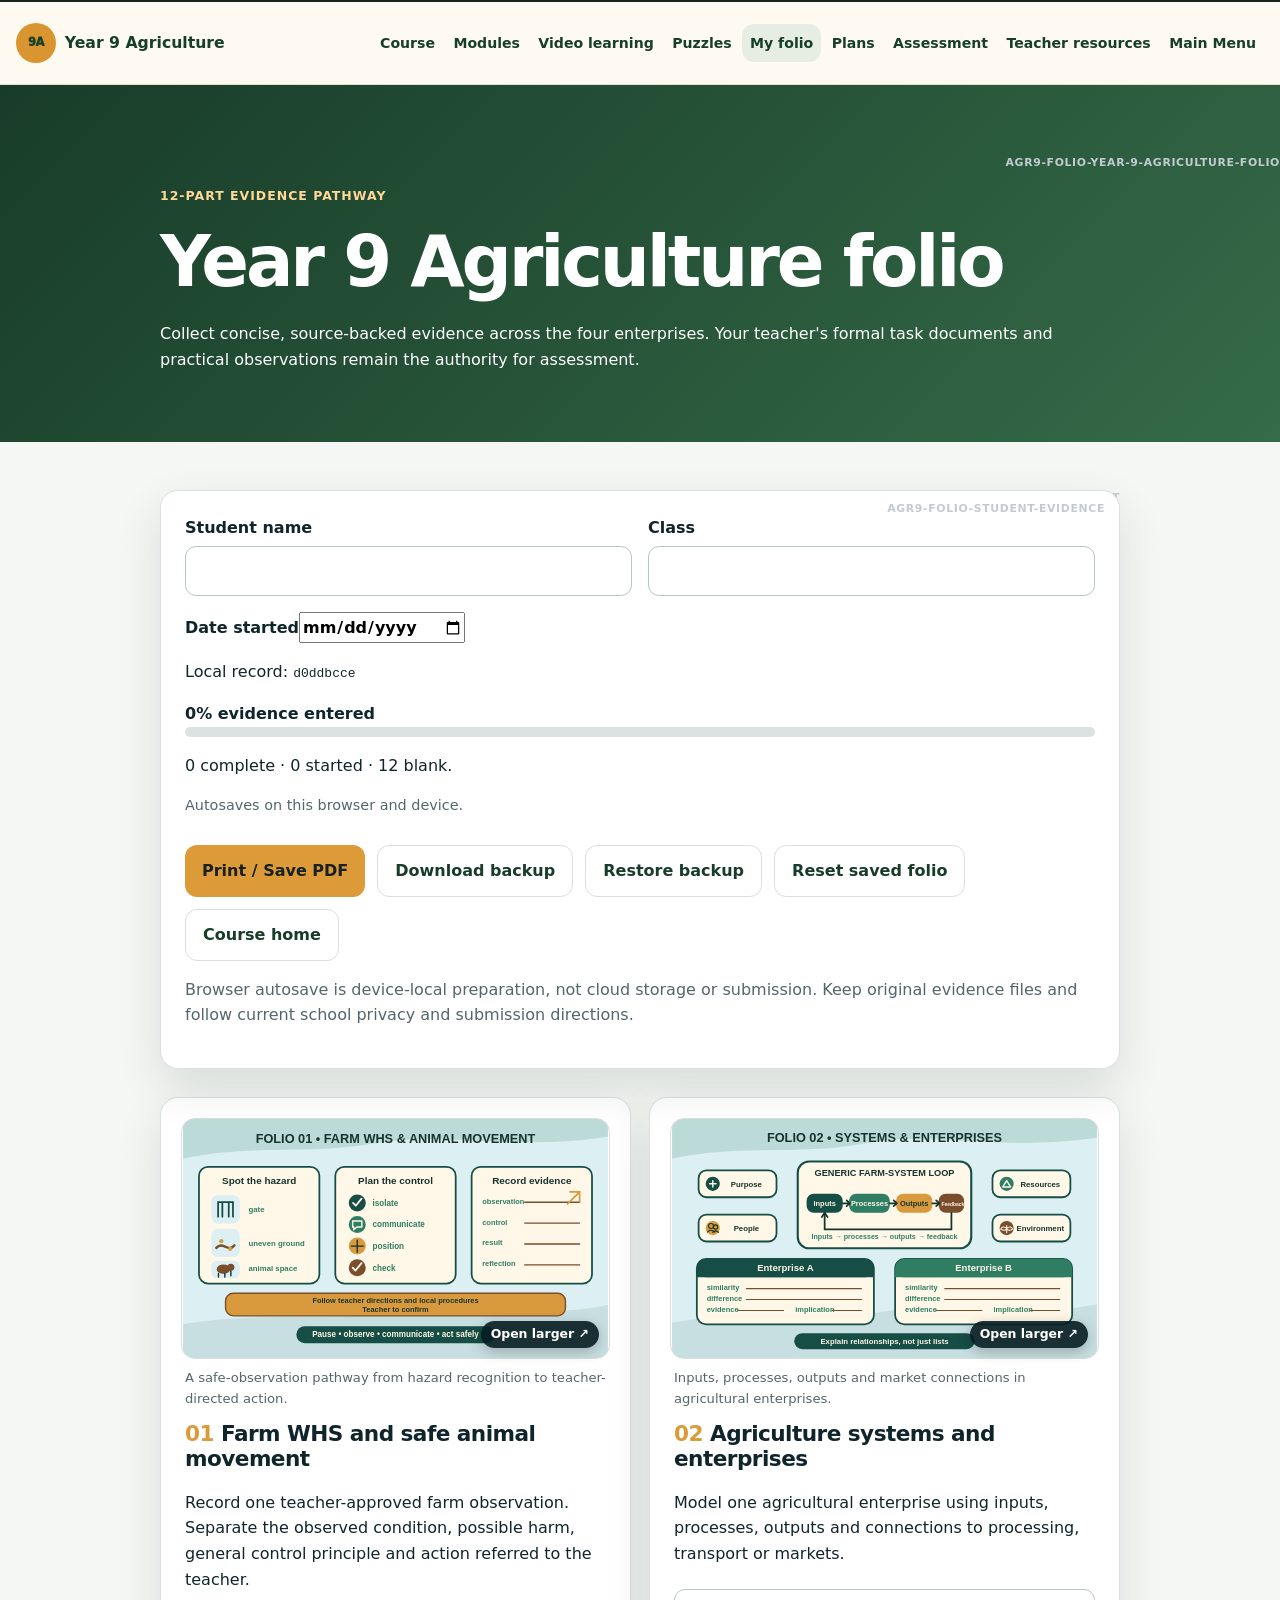
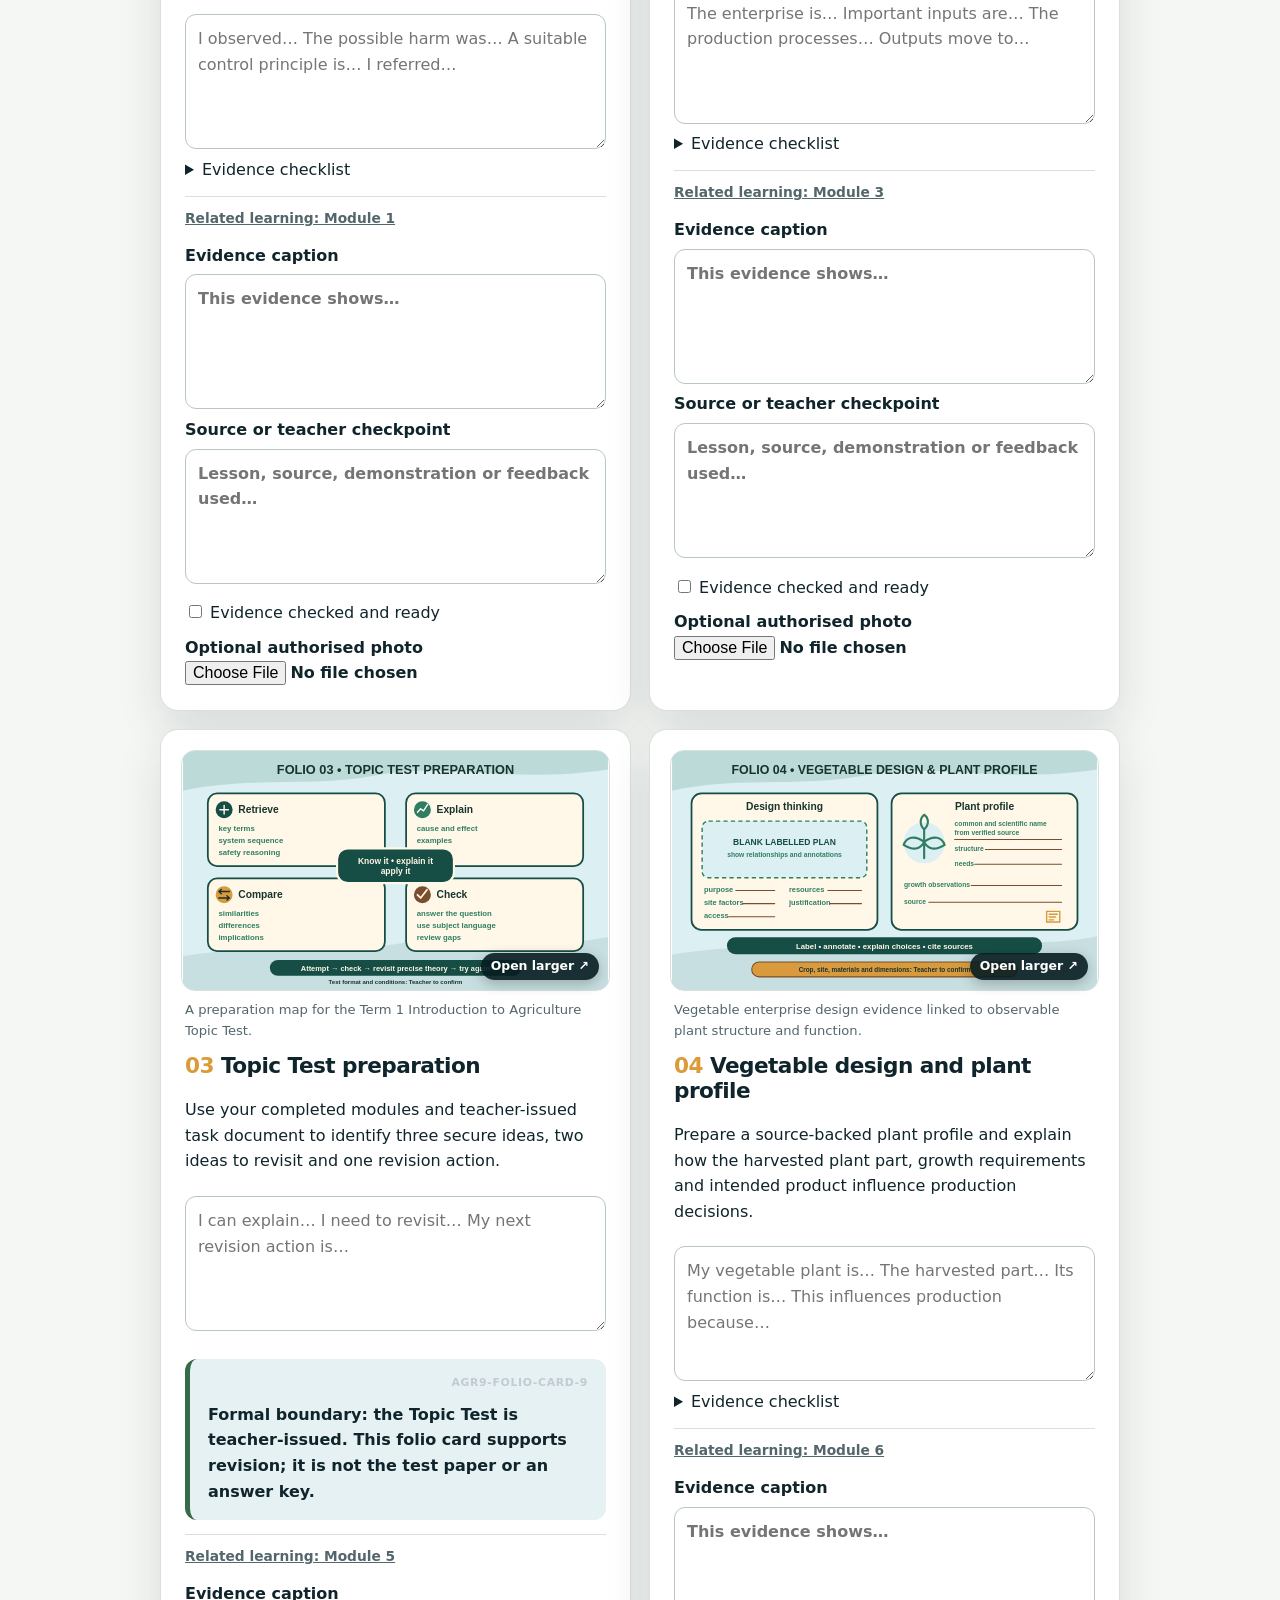
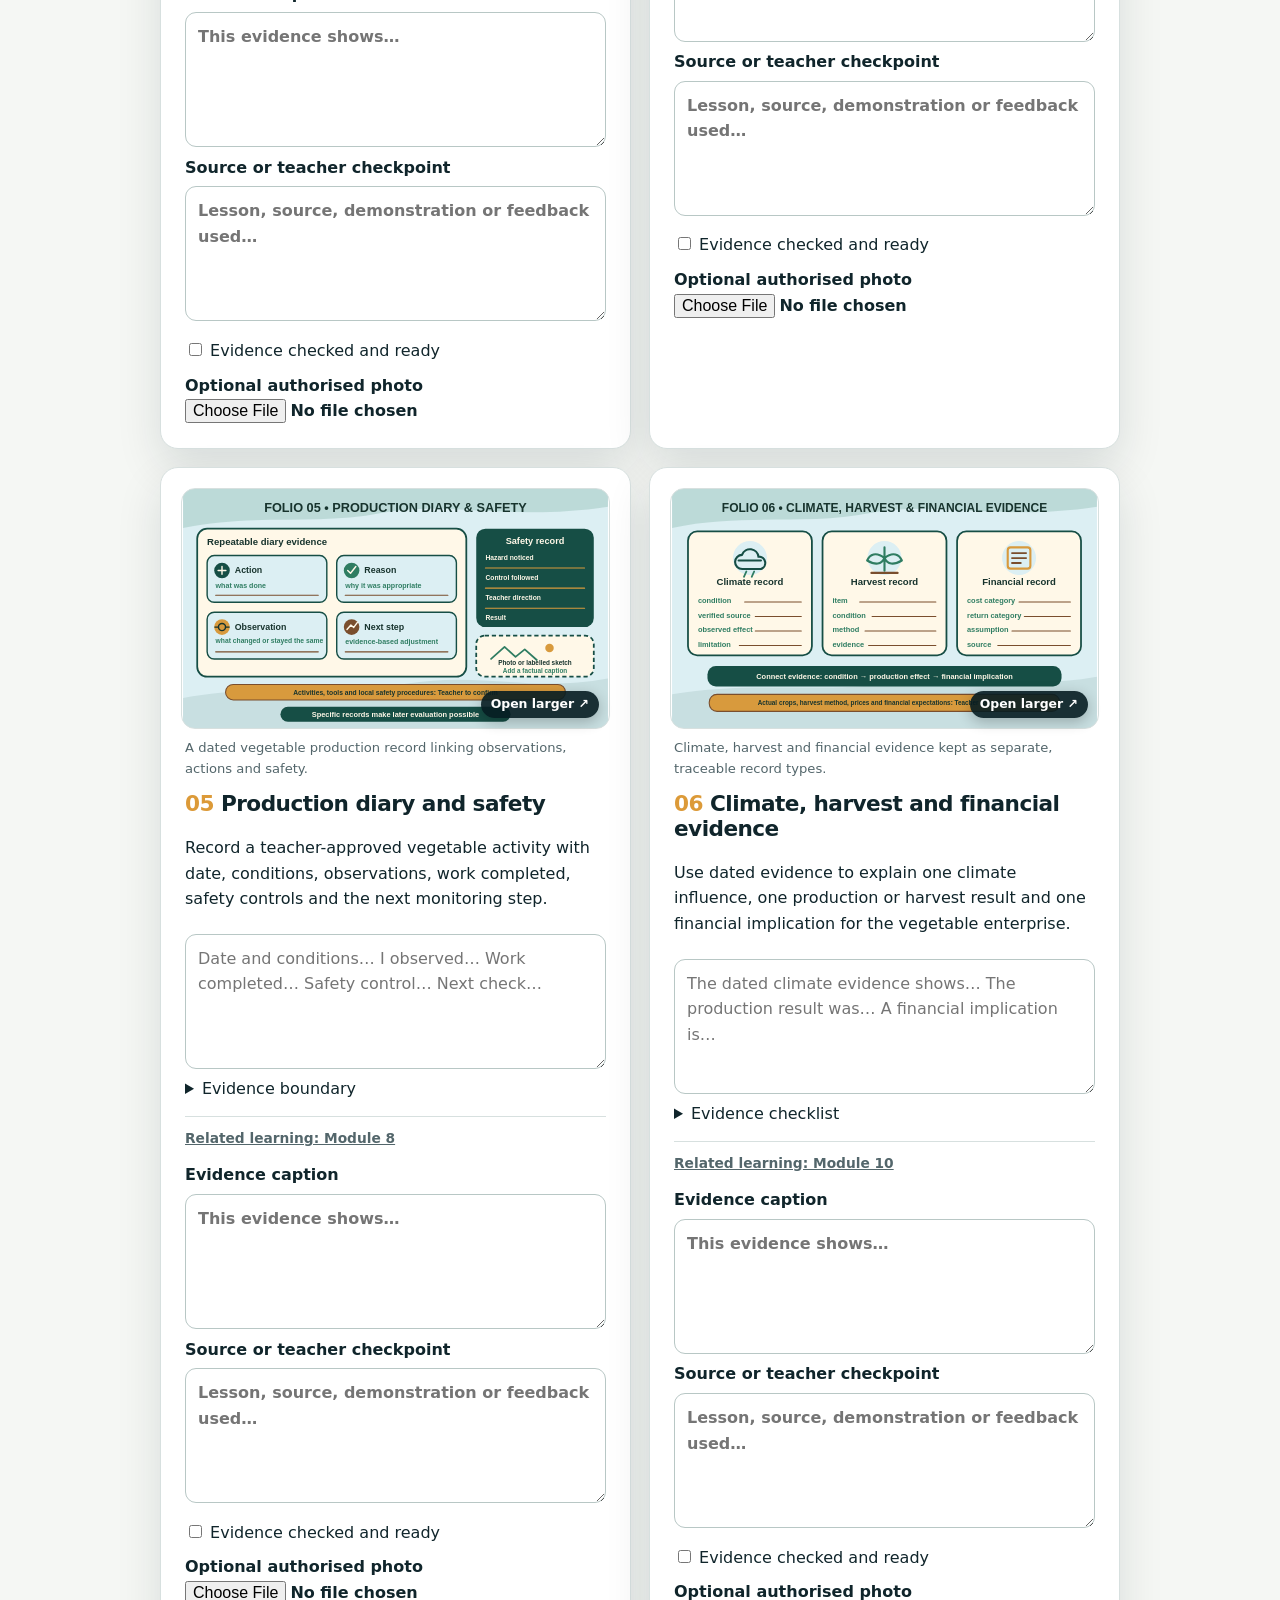
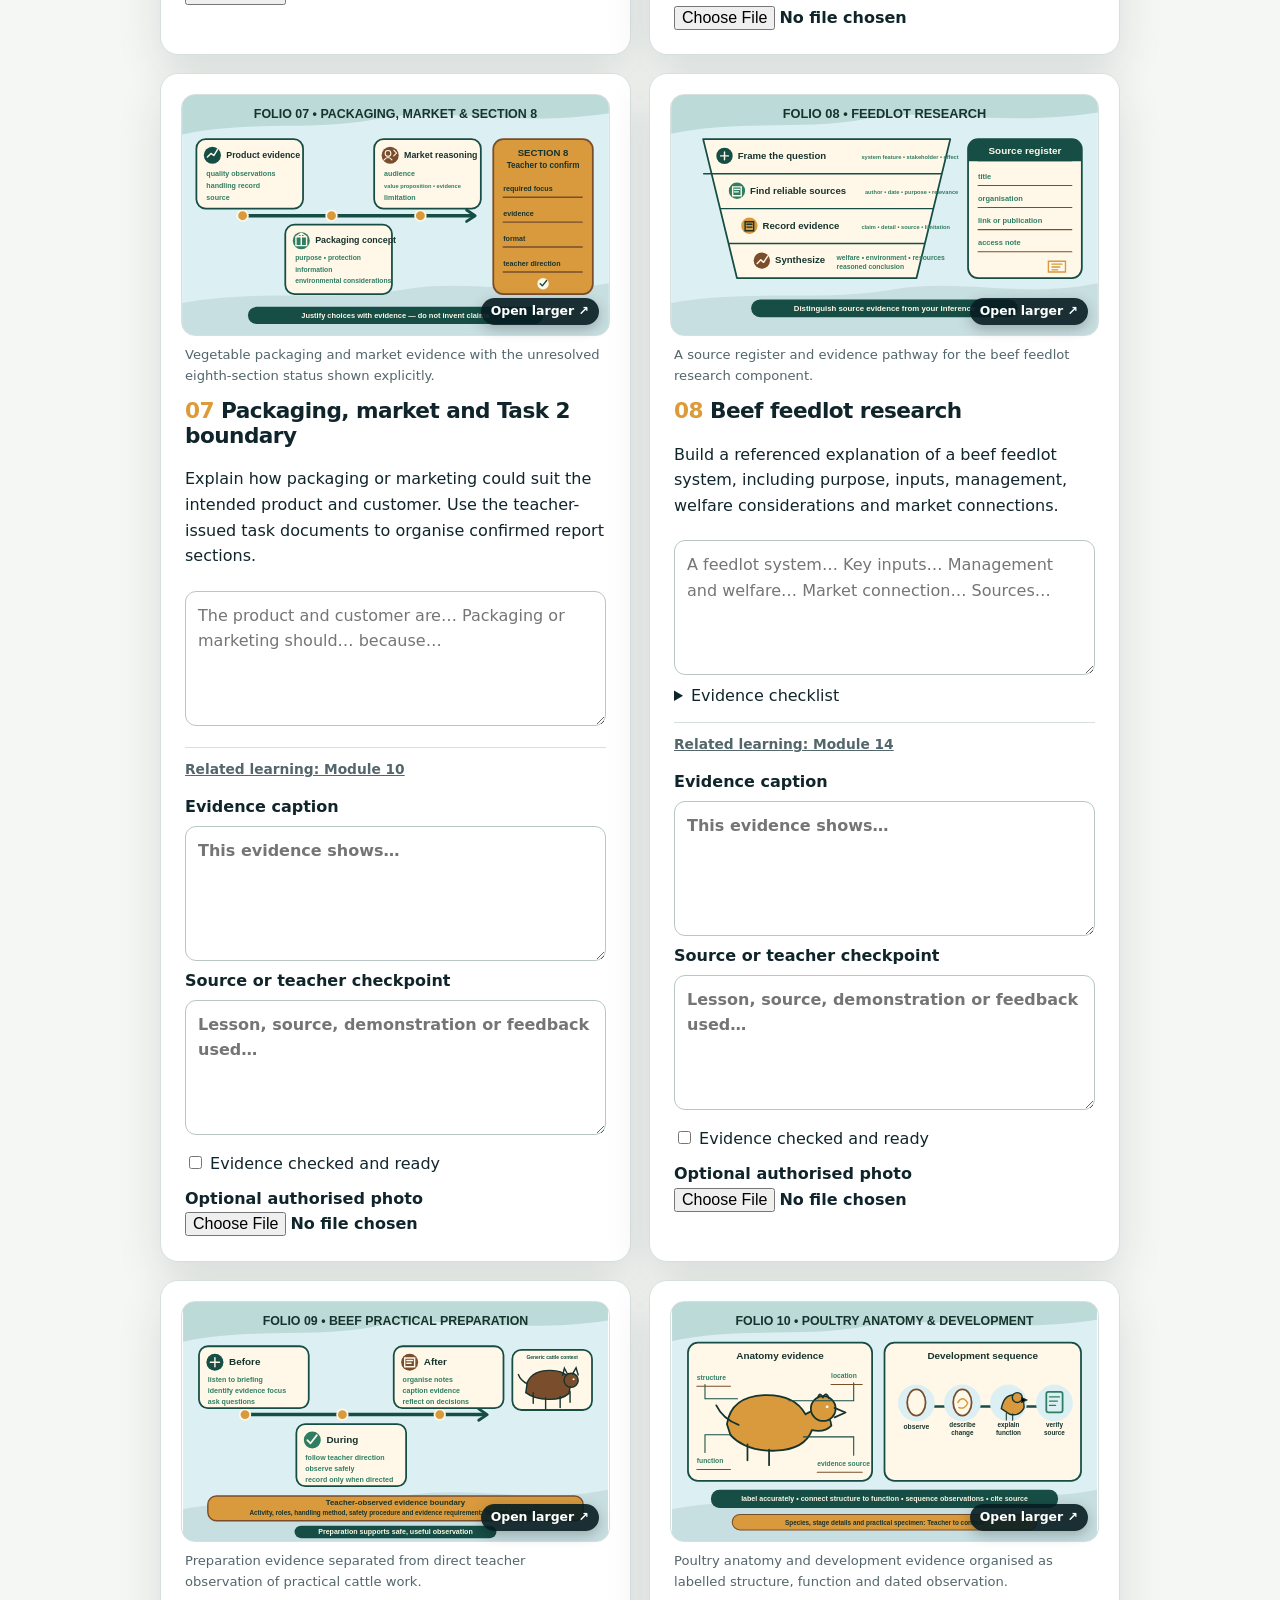
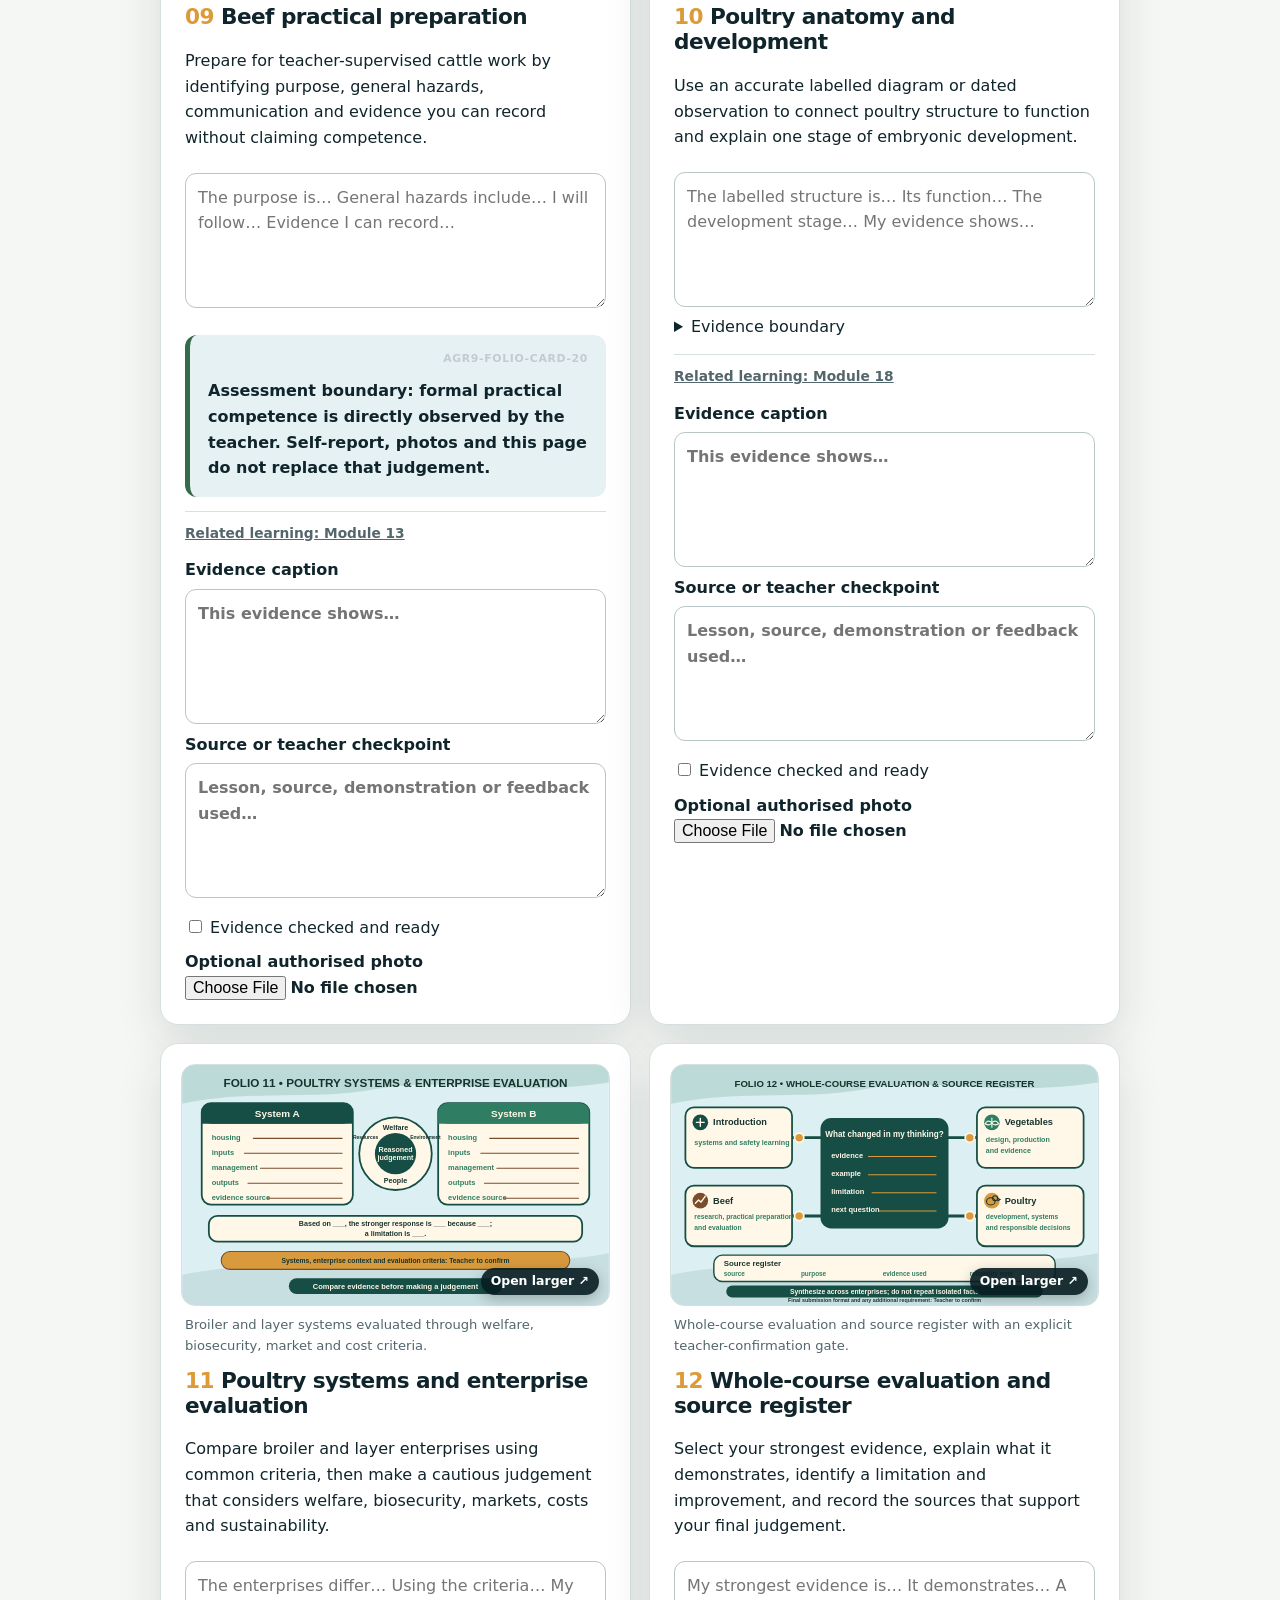
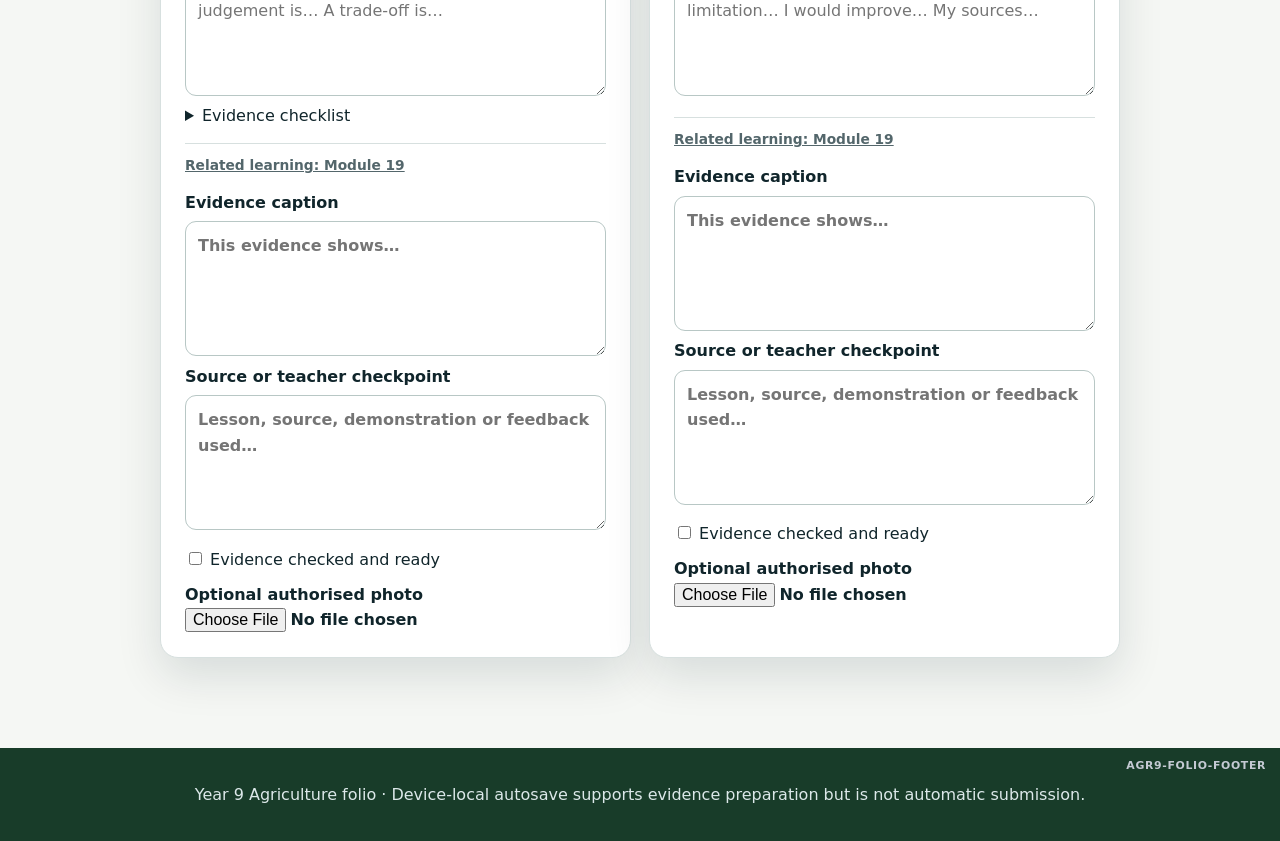
<file: folio.html>
<!doctype html>
<html lang="en-AU">
<head>
  <meta charset="utf-8">
  <meta name="viewport" content="width=device-width, initial-scale=1">
  <meta name="description" content="Twelve-card student evidence folio for Year 9 Agriculture.">
  <title>Student folio | Year 9 Agriculture</title>
  <link rel="stylesheet" href="guided/course.css?v=20260805">
<link rel="stylesheet" href="section-reference.css?v=20260817a"></head>
<body class="folio-page">
  <a class="skip-link" href="#folio-content">Skip to folio</a>
  <header class="site-header"><div class="nav-wrap"><a class="brand" href="index.html">Year 9 Agriculture</a><nav class="nav-links" aria-label="Course navigation"><a href="index.html#pathway">Modules</a><a href="folio.html" aria-current="page">Folio</a><a href="assessment.html">Assessment</a><a href="busy-work/">Busy Work</a><a href="youtube-library/">YouTube</a><a href="plans.html">Plans</a><a href="teacher-resources.html">Teacher Resources</a><a href="https://stevencowell.github.io/Main-Page/">Main Menu</a></nav></div></header>
  <section class="module-hero"><div class="module-hero-inner"><p class="eyebrow">12-part evidence pathway</p><h1>Year 9 Agriculture folio</h1><p>Collect concise, source-backed evidence across the four enterprises. Your teacher's formal task documents and practical observations remain the authority for assessment.</p></div></section>

  <main id="folio-content" class="folio-main" data-folio>
    <section class="card progress-panel"><div class="student-grid"><label>Student name<input data-save data-required name="student-name" type="text" autocomplete="name"></label><label>Class<input data-save data-required name="student-class" type="text"></label><label>Date started<input data-save name="date-started" type="date"></label></div><p>Local record: <code data-record-id></code></p><strong data-progress-text>0% evidence entered</strong><div class="progress-track"><div class="progress-fill" data-progress-fill></div></div><p data-folio-summary>12 blank cards.</p><p class="save-state" data-save-state>Autosaves on this browser and device.</p><div class="button-row"><button class="btn" type="button" onclick="window.print()">Print / Save PDF</button><button class="btn ghost" type="button" data-export>Download backup</button><label class="btn ghost import-label">Restore backup<input type="file" accept="application/json" data-import></label><button class="btn ghost" type="button" data-reset>Reset saved folio</button><a class="btn ghost" href="index.html">Course home</a></div><p class="evidence-note">Browser autosave is device-local preparation, not cloud storage or submission. Keep original evidence files and follow current school privacy and submission directions.</p></section>

    <div class="folio-grid">
      <article class="card folio-card" id="folio-card-01" data-module="1" data-outcomes="AG5-1 · AG5-13 · AG5-14" data-visual="assets/visuals/folio-card-01.svg" data-visual-fit="contain" data-visual-caption="A safe-observation pathway from hazard recognition to teacher-directed action."><div class="folio-visual" role="img" aria-label="Farm WHS and safe animal movement learning map"></div><h2>Farm WHS and safe animal movement</h2><p>Record one teacher-approved farm observation. Separate the observed condition, possible harm, general control principle and action referred to the teacher.</p><textarea data-save data-required name="folio-01" placeholder="I observed… The possible harm was… A suitable control principle is… I referred…"></textarea><details><summary>Evidence checklist</summary><ul><li>Observed condition, not an invented incident</li><li>Hazard and harm clearly connected</li><li>No unauthorised animal handling or local procedure claimed</li></ul></details></article>

      <article class="card folio-card" id="folio-card-02" data-module="3" data-outcomes="AG5-2 · AG5-3 · AG5-5" data-visual="assets/visuals/folio-card-02.svg" data-visual-fit="contain" data-visual-caption="Inputs, processes, outputs and market connections in agricultural enterprises."><div class="folio-visual" role="img" aria-label="Agriculture systems and enterprises infographic"></div><h2>Agriculture systems and enterprises</h2><p>Model one agricultural enterprise using inputs, processes, outputs and connections to processing, transport or markets.</p><textarea data-save data-required name="folio-02" placeholder="The enterprise is… Important inputs are… The production processes… Outputs move to…"></textarea><details><summary>Evidence checklist</summary><ul><li>At least three connected system elements</li><li>One supported market or supply-chain connection</li><li>Current figures include a dated source or are omitted</li></ul></details></article>

      <article class="card folio-card" id="folio-card-03" data-module="5" data-outcomes="AG5-1 · AG5-2 · AG5-4 · AG5-6 · AG5-13" data-visual="assets/visuals/folio-card-03.svg" data-visual-fit="contain" data-visual-caption="A preparation map for the Term 1 Introduction to Agriculture Topic Test."><div class="folio-visual" role="img" aria-label="Topic Test preparation pathway"></div><h2>Topic Test preparation</h2><p>Use your completed modules and teacher-issued task document to identify three secure ideas, two ideas to revisit and one revision action.</p><textarea data-save data-required name="folio-03" placeholder="I can explain… I need to revisit… My next revision action is…"></textarea><div class="callout"><strong>Formal boundary:</strong> the Topic Test is teacher-issued. This folio card supports revision; it is not the test paper or an answer key.</div></article>

      <article class="card folio-card" id="folio-card-04" data-module="6" data-outcomes="AG5-1 · AG5-4 · AG5-6" data-visual="assets/visuals/folio-card-04.svg" data-visual-fit="contain" data-visual-caption="Vegetable enterprise design evidence linked to observable plant structure and function."><div class="folio-visual" role="img" aria-label="Vegetable design and plant profile infographic"></div><h2>Vegetable design and plant profile</h2><p>Prepare a source-backed plant profile and explain how the harvested plant part, growth requirements and intended product influence production decisions.</p><textarea data-save data-required name="folio-04" placeholder="My vegetable plant is… The harvested part… Its function is… This influences production because…"></textarea><details><summary>Evidence checklist</summary><ul><li>Accurate plant structure and function</li><li>Source title and access date</li><li>No unsupported crop specification</li></ul></details></article>

      <article class="card folio-card" id="folio-card-05" data-module="8" data-outcomes="AG5-6 · AG5-11 · AG5-13" data-visual="assets/visuals/folio-card-05.svg" data-visual-fit="contain" data-visual-caption="A dated vegetable production record linking observations, actions and safety."><div class="folio-visual" role="img" aria-label="Vegetable production diary and safety infographic"></div><h2>Production diary and safety</h2><p>Record a teacher-approved vegetable activity with date, conditions, observations, work completed, safety controls and the next monitoring step.</p><textarea data-save data-required name="folio-05" placeholder="Date and conditions… I observed… Work completed… Safety control… Next check…"></textarea><details><summary>Evidence boundary</summary><ul><li>Record only work actually completed</li><li>Teacher directions control tools, products and rates</li><li>A photo does not replace required written evidence</li></ul></details></article>

      <article class="card folio-card" id="folio-card-06" data-module="10" data-outcomes="AG5-3 · AG5-6 · AG5-8 · AG5-9" data-visual="assets/visuals/folio-card-06.svg" data-visual-fit="contain" data-visual-caption="Climate, harvest and financial evidence kept as separate, traceable record types."><div class="folio-visual" role="img" aria-label="Climate harvest and financial evidence infographic"></div><h2>Climate, harvest and financial evidence</h2><p>Use dated evidence to explain one climate influence, one production or harvest result and one financial implication for the vegetable enterprise.</p><textarea data-save data-required name="folio-06" placeholder="The dated climate evidence shows… The production result was… A financial implication is…"></textarea><details><summary>Evidence checklist</summary><ul><li>Observation separated from inference</li><li>Units and source recorded</li><li>No invented yield, cost or revenue</li></ul></details></article>

      <article class="card folio-card" id="folio-card-07" data-module="10" data-outcomes="Teacher to confirm assessed outcome set" data-visual="assets/visuals/folio-card-07.svg" data-visual-fit="contain" data-visual-caption="Vegetable packaging and market evidence with the unresolved eighth-section status shown explicitly."><div class="folio-visual" role="img" aria-label="Packaging market and Teacher to confirm pathway"></div><h2>Packaging, market and Task 2 boundary</h2><p>Explain how packaging or marketing could suit the intended product and customer. Use the teacher-issued task documents to organise confirmed report sections.</p><textarea data-save data-required name="folio-07" placeholder="The product and customer are… Packaging or marketing should… because…"></textarea><div class="callout"><strong>Teacher to confirm:</strong> the task and rubric define seven assessable sections, while other wording says all eight sections. The assessed outcome set also conflicts across the schedule, task and notification.</div></article>

      <article class="card folio-card" id="folio-card-08" data-module="14" data-outcomes="AG5-2 · AG5-7 · AG5-9" data-visual="assets/visuals/folio-card-08.svg" data-visual-fit="contain" data-visual-caption="A source register and evidence pathway for the beef feedlot research component."><div class="folio-visual" role="img" aria-label="Beef feedlot research infographic"></div><h2>Beef feedlot research</h2><p>Build a referenced explanation of a beef feedlot system, including purpose, inputs, management, welfare considerations and market connections.</p><textarea data-save data-required name="folio-08" placeholder="A feedlot system… Key inputs… Management and welfare… Market connection… Sources…"></textarea><details><summary>Evidence checklist</summary><ul><li>Current sources named and dated</li><li>Fact, interpretation and judgement separated</li><li>No local school-enterprise details assumed</li></ul></details></article>

      <article class="card folio-card" id="folio-card-09" data-module="13" data-outcomes="AG5-2 · AG5-7 · AG5-9 · AG5-10 · AG5-14" data-visual="assets/visuals/folio-card-09.svg" data-visual-fit="contain" data-visual-caption="Preparation evidence separated from direct teacher observation of practical cattle work."><div class="folio-visual" role="img" aria-label="Beef practical preparation and teacher observation boundary"></div><h2>Beef practical preparation</h2><p>Prepare for teacher-supervised cattle work by identifying purpose, general hazards, communication and evidence you can record without claiming competence.</p><textarea data-save data-required name="folio-09" placeholder="The purpose is… General hazards include… I will follow… Evidence I can record…"></textarea><div class="callout"><strong>Assessment boundary:</strong> formal practical competence is directly observed by the teacher. Self-report, photos and this page do not replace that judgement.</div></article>

      <article class="card folio-card" id="folio-card-10" data-module="18" data-outcomes="AG5-1 · AG5-2 · AG5-4" data-visual="assets/visuals/folio-card-10.svg" data-visual-fit="contain" data-visual-caption="Poultry anatomy and development evidence organised as labelled structure, function and dated observation."><div class="folio-visual" role="img" aria-label="Poultry anatomy and development infographic"></div><h2>Poultry anatomy and development</h2><p>Use an accurate labelled diagram or dated observation to connect poultry structure to function and explain one stage of embryonic development.</p><textarea data-save data-required name="folio-10" placeholder="The labelled structure is… Its function… The development stage… My evidence shows…"></textarea><details><summary>Evidence boundary</summary><ul><li>Observation is not diagnosis</li><li>Incubator settings remain teacher-controlled</li><li>Labels must match the authorised source</li></ul></details></article>

      <article class="card folio-card" id="folio-card-11" data-module="19" data-outcomes="AG5-3 · AG5-4 · AG5-9 · AG5-14" data-visual="assets/visuals/folio-card-11.svg" data-visual-fit="contain" data-visual-caption="Broiler and layer systems evaluated through welfare, biosecurity, market and cost criteria."><div class="folio-visual" role="img" aria-label="Poultry systems and enterprise evaluation infographic"></div><h2>Poultry systems and enterprise evaluation</h2><p>Compare broiler and layer enterprises using common criteria, then make a cautious judgement that considers welfare, biosecurity, markets, costs and sustainability.</p><textarea data-save data-required name="folio-11" placeholder="The enterprises differ… Using the criteria… My judgement is… A trade-off is…"></textarea><details><summary>Evidence checklist</summary><ul><li>Common comparison criteria</li><li>Gross margin not confused with whole-business profit</li><li>Current market claims are dated and sourced</li></ul></details></article>

      <article class="card folio-card" id="folio-card-12" data-module="19" data-outcomes="AG5-1 to AG5-14 as supported by selected evidence" data-visual="assets/visuals/folio-card-12.svg" data-visual-fit="contain" data-visual-caption="Whole-course evaluation and source register with an explicit teacher-confirmation gate."><div class="folio-visual" role="img" aria-label="Whole-course evaluation and source register infographic"></div><h2>Whole-course evaluation and source register</h2><p>Select your strongest evidence, explain what it demonstrates, identify a limitation and improvement, and record the sources that support your final judgement.</p><textarea data-save data-required name="folio-12" placeholder="My strongest evidence is… It demonstrates… A limitation… I would improve… My sources…"></textarea><div class="callout"><strong>Teacher to confirm:</strong> final submission route, required file format, photo/privacy rules and whether any current farm-site or construction plan must be included.</div></article>
    </div>
  </main>

  <footer>Year 9 Agriculture folio · Device-local autosave supports evidence preparation but is not automatic submission.</footer>
  <script src="guided/data.js?v=20260805"></script>
  <script src="guided/course.js?v=20260805"></script>
  <script src="shared/student-page.js?v=20260806"></script>
<script src="shared/hub-navigation.js"></script>
<script src="vendor/html2canvas.min.js"></script><script src="section-reference.js?v=20260817a" data-site-code="AGR9"></script></body>
</html>
</file>
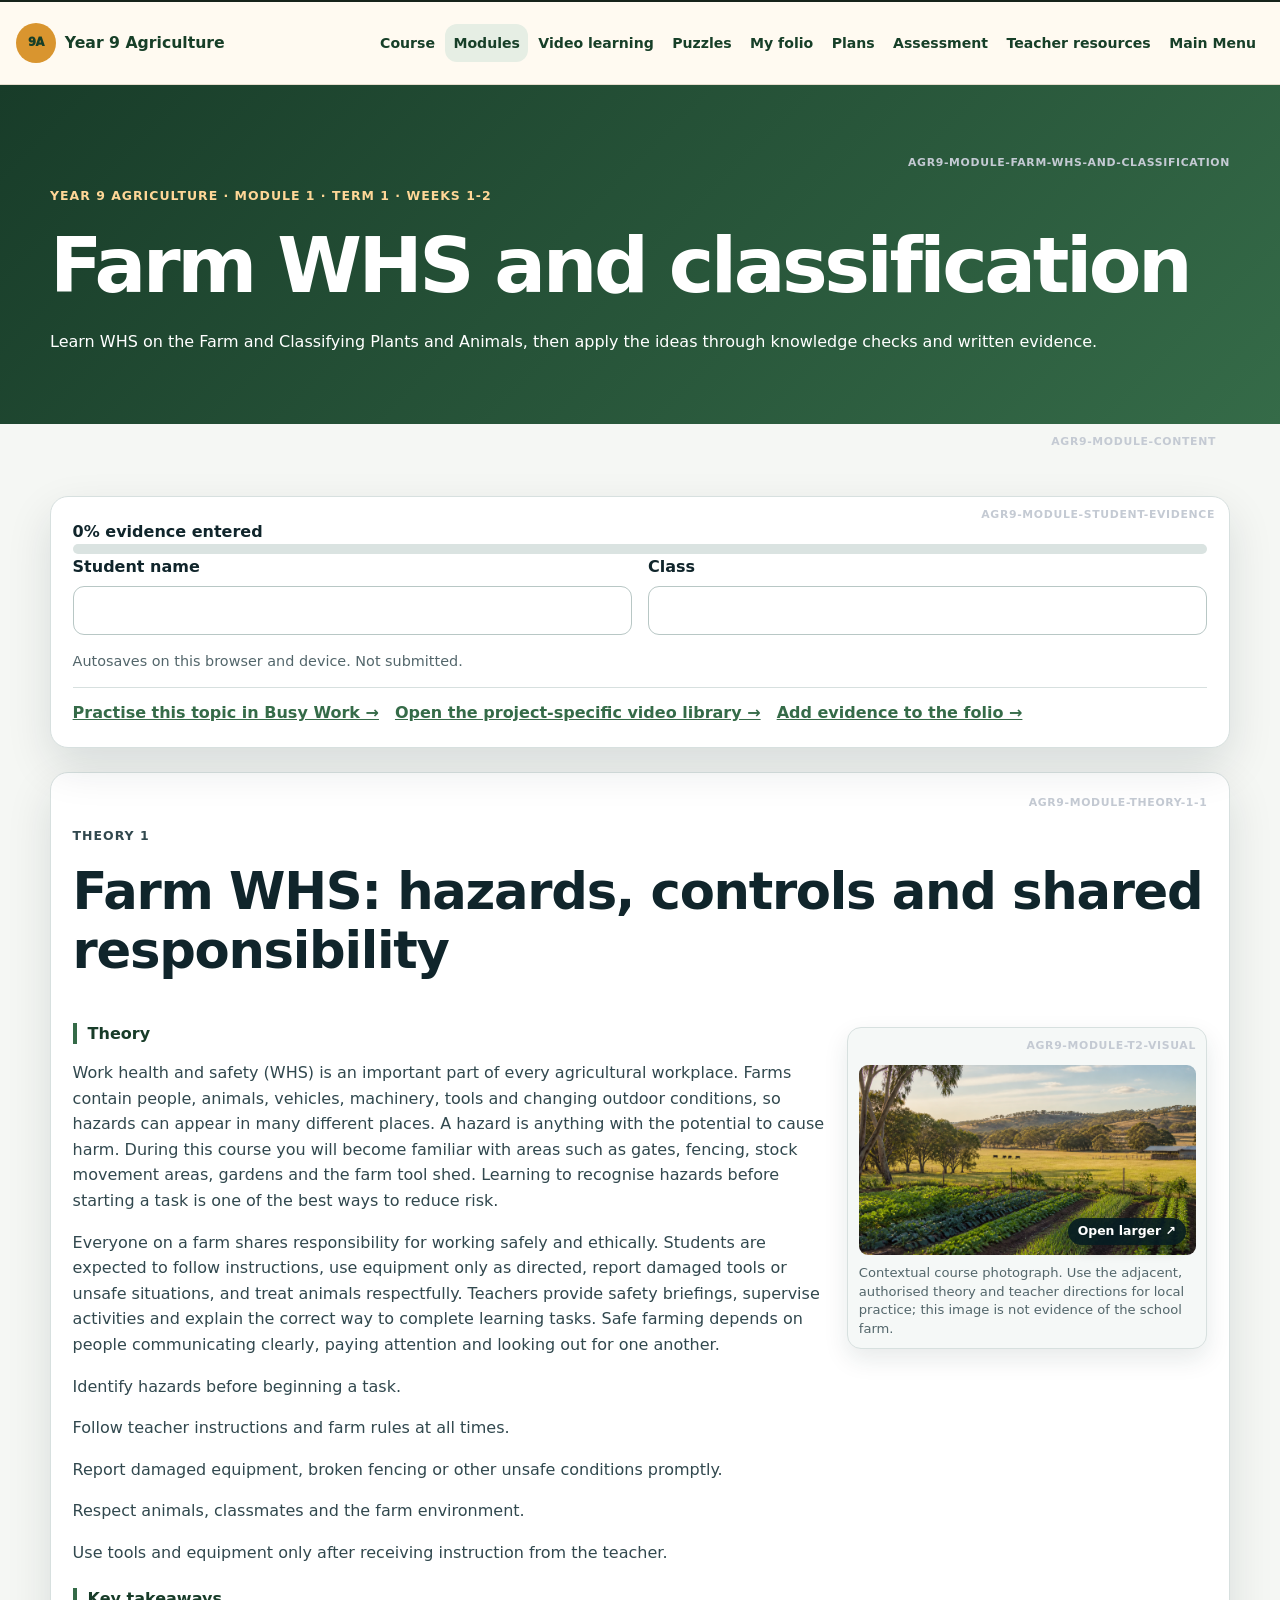
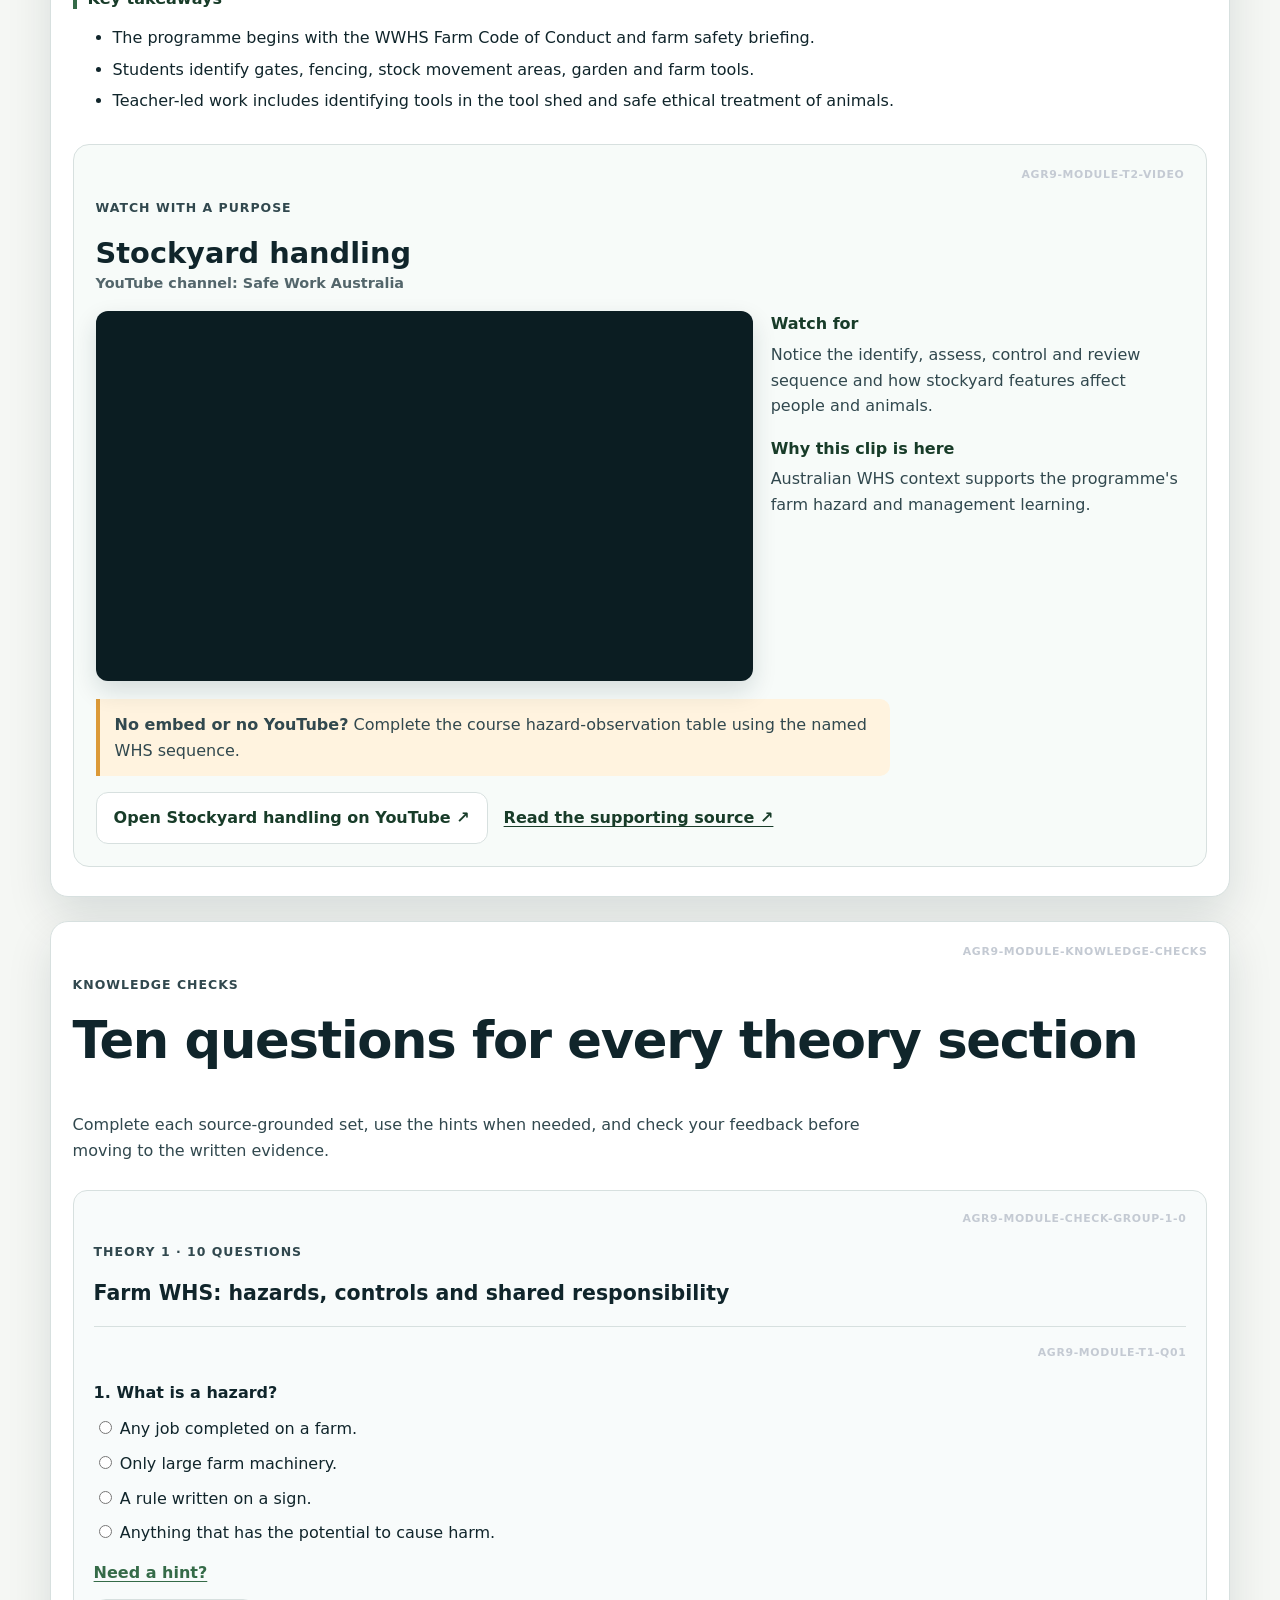
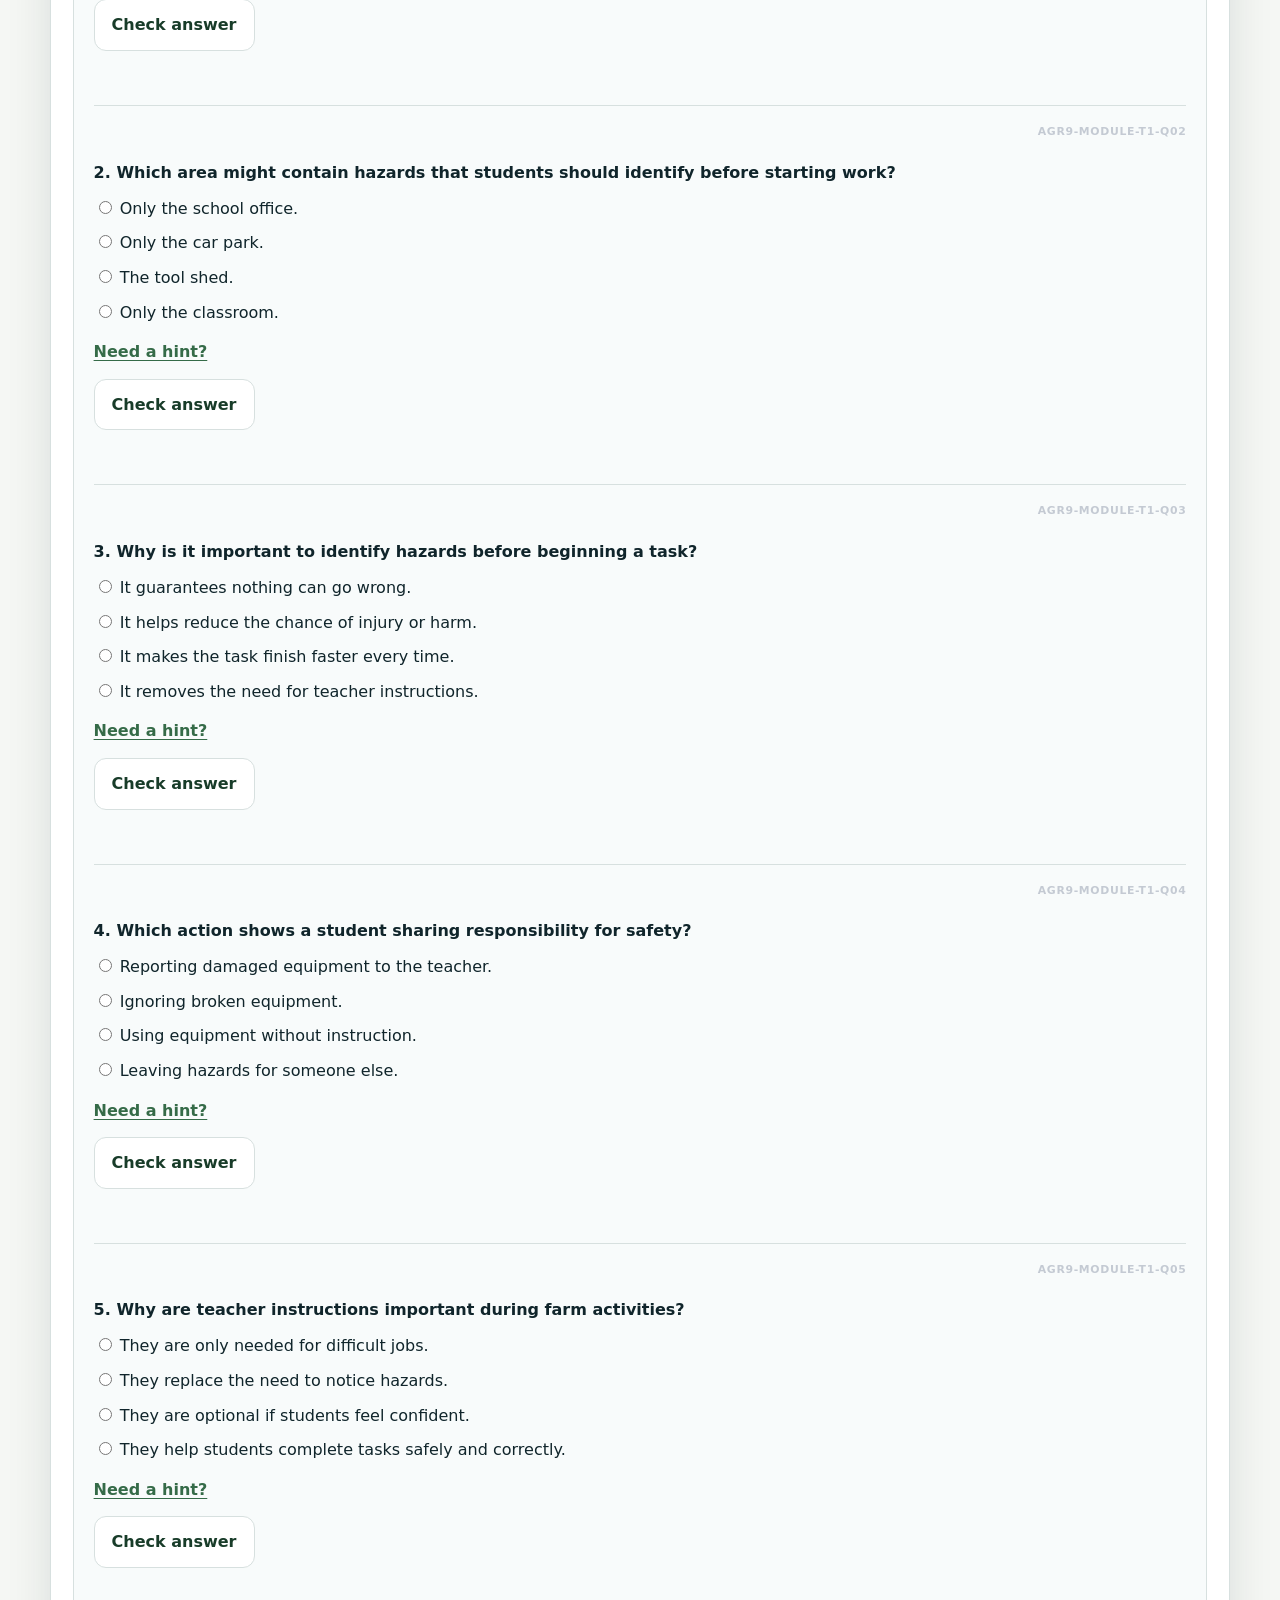
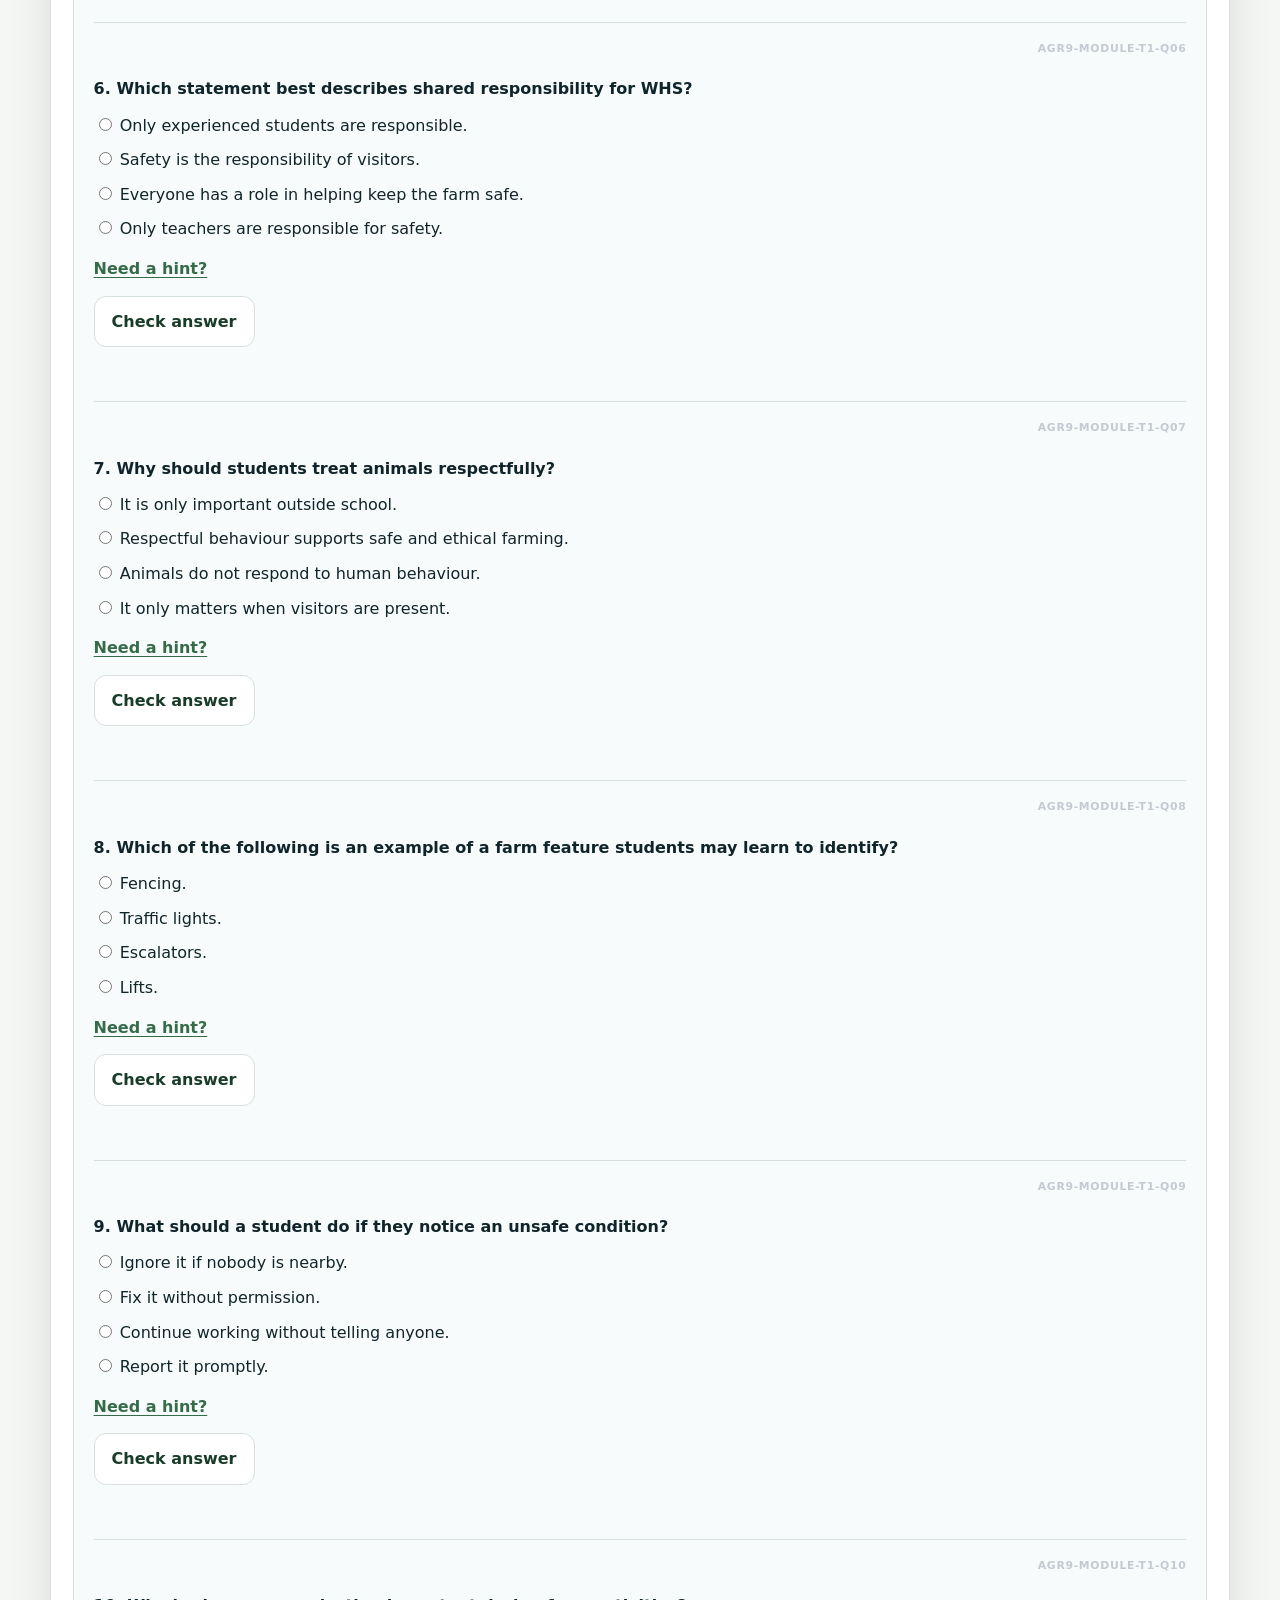
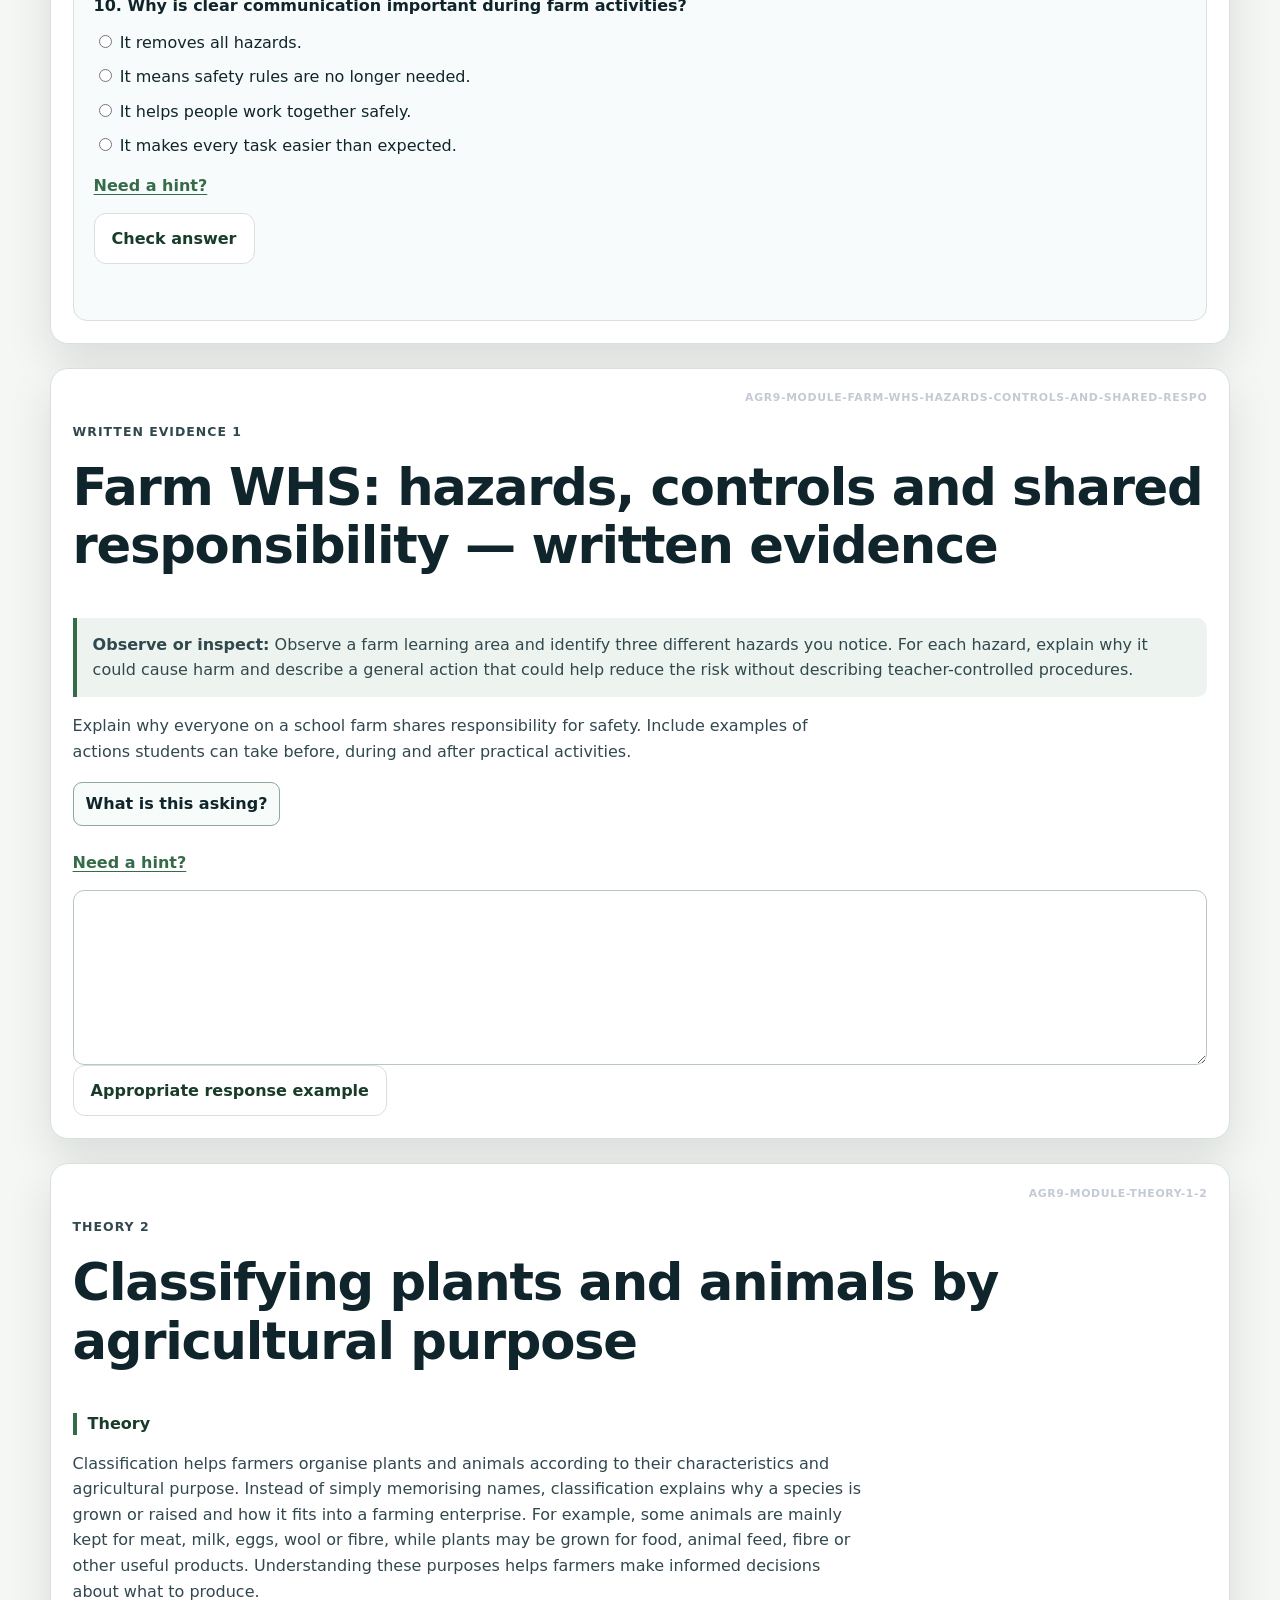
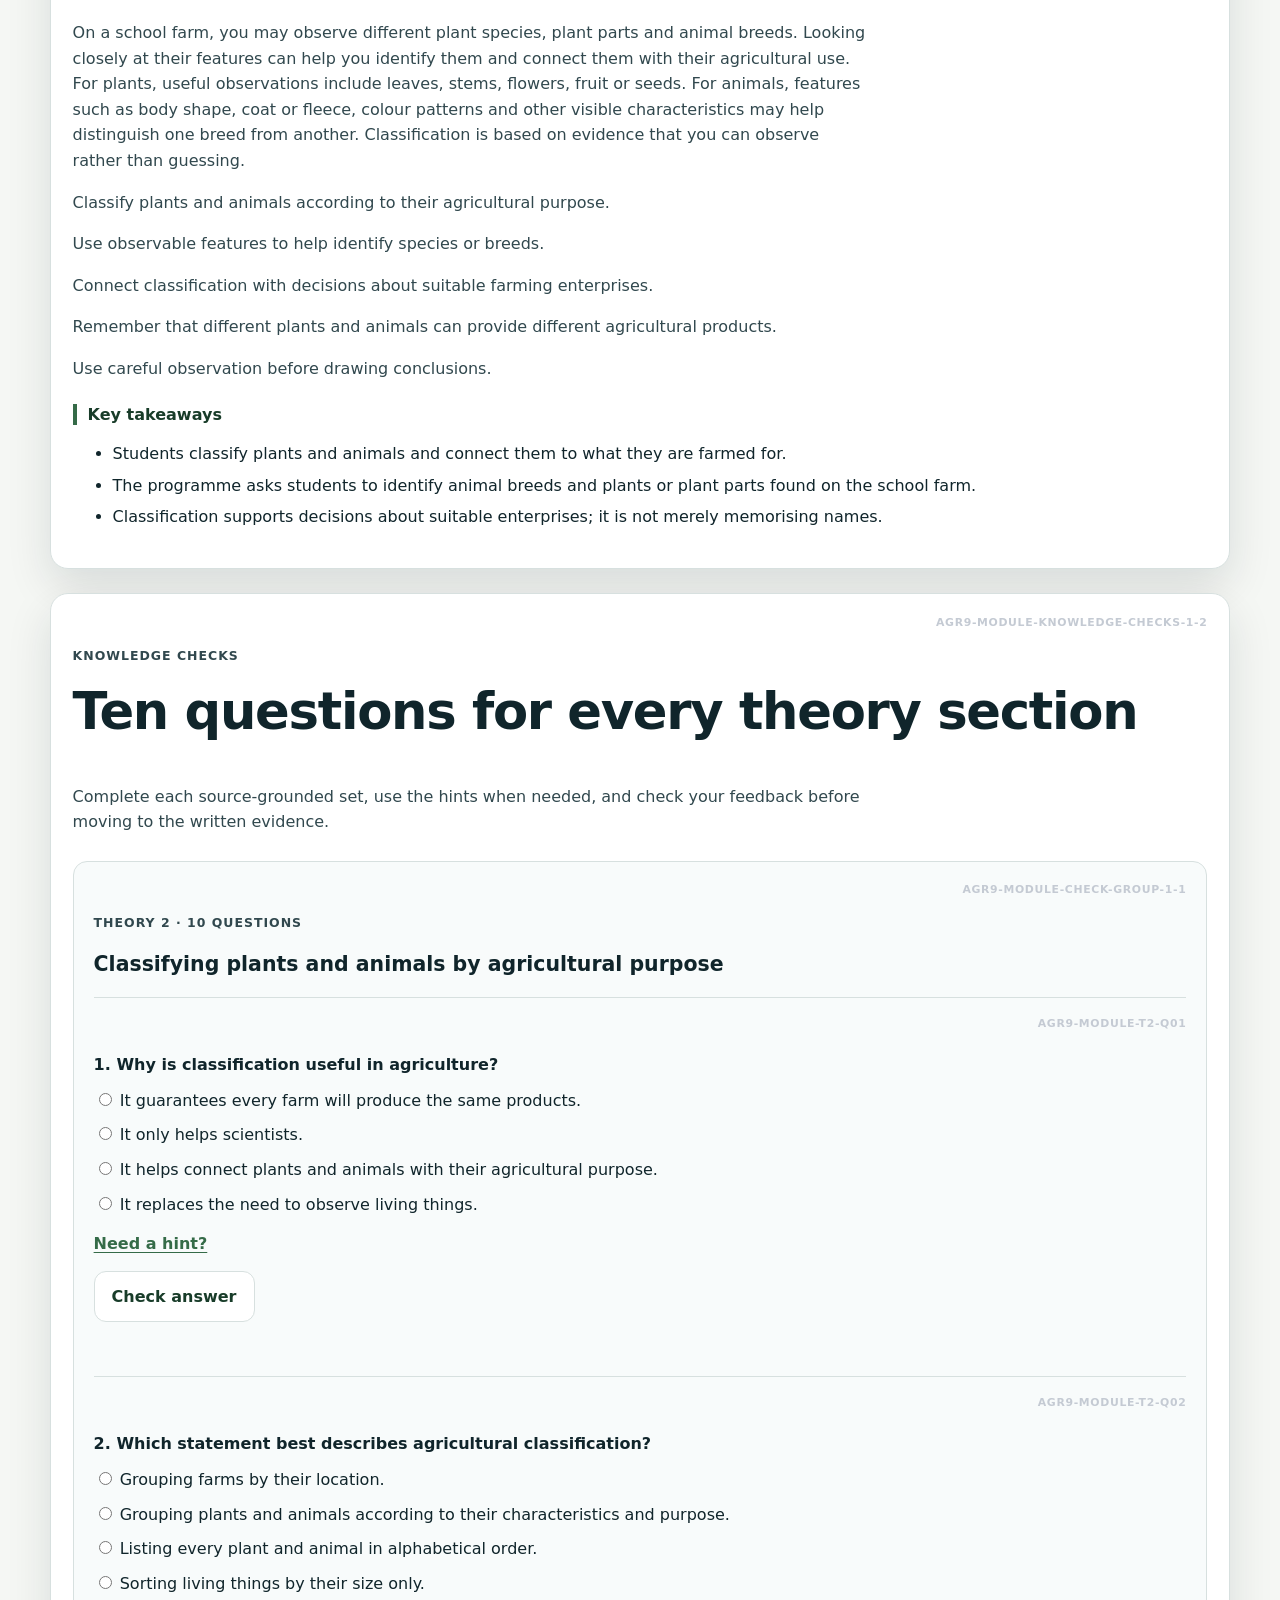
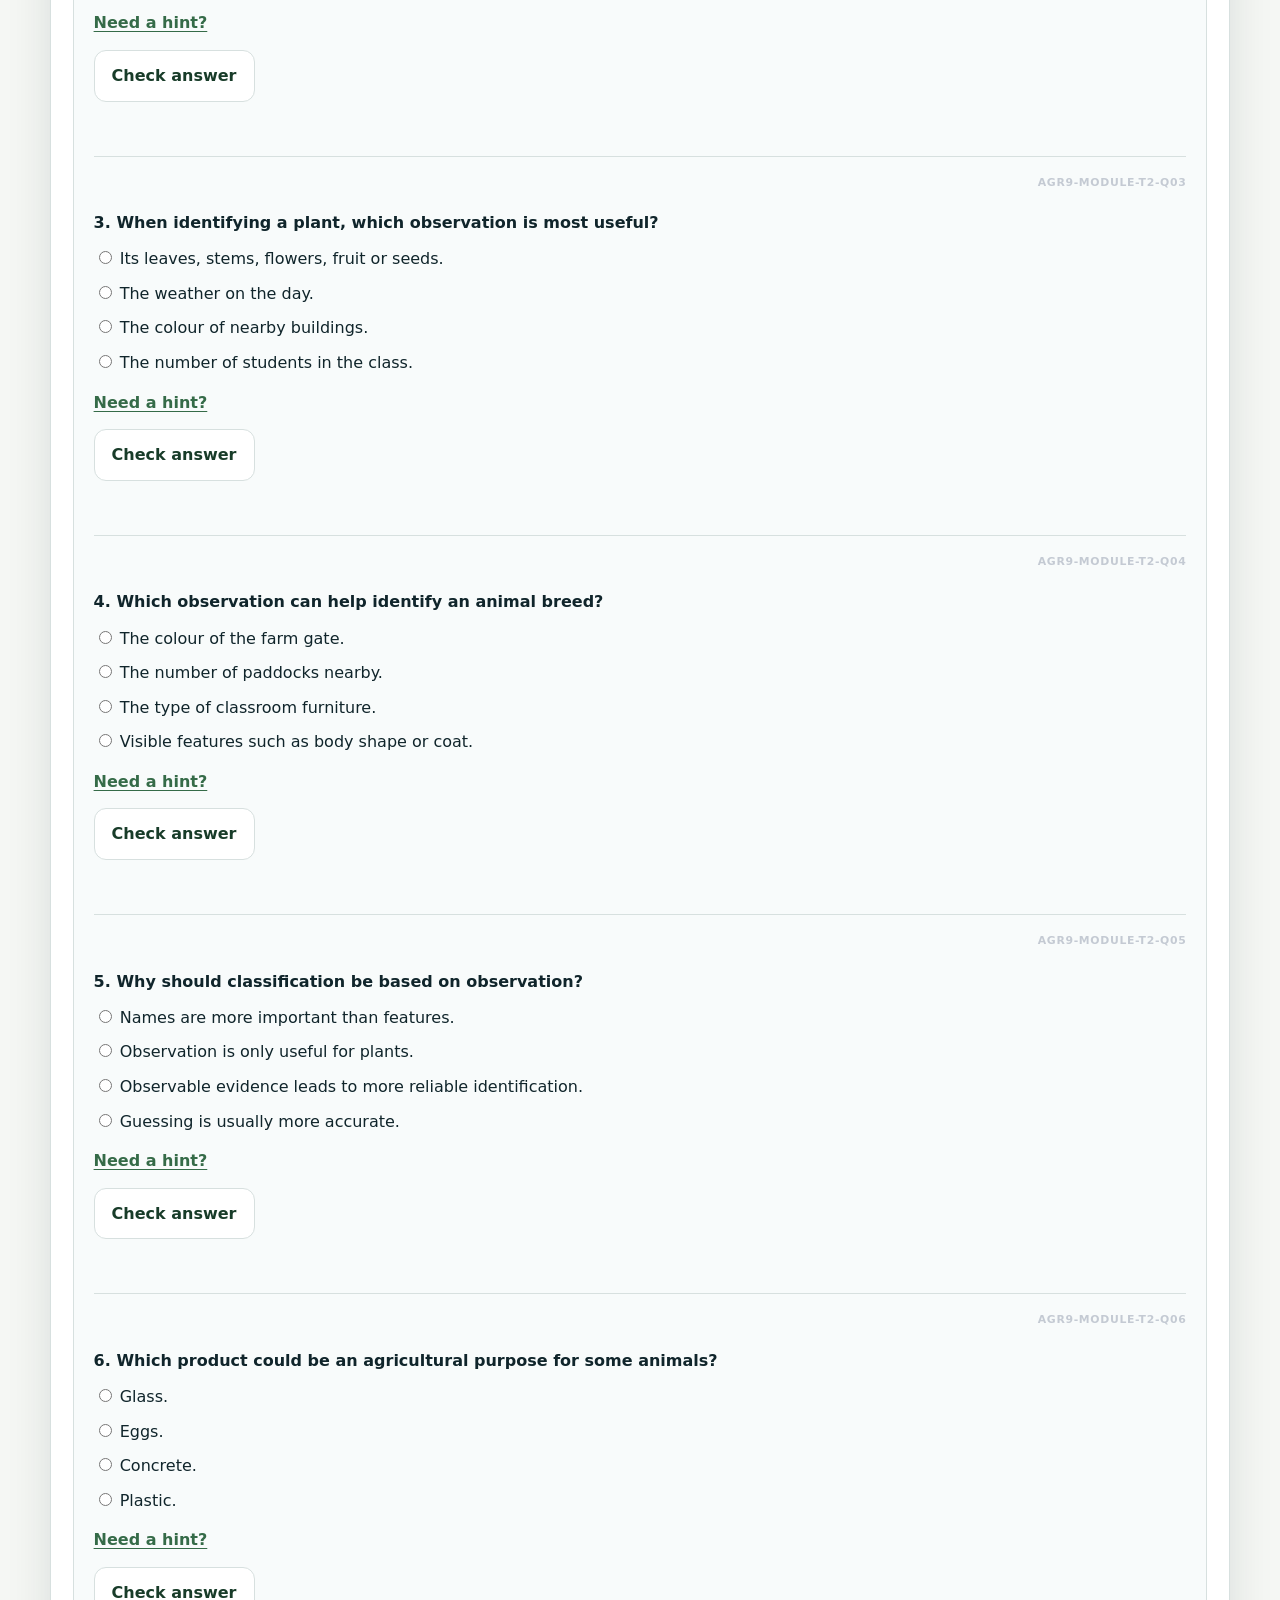
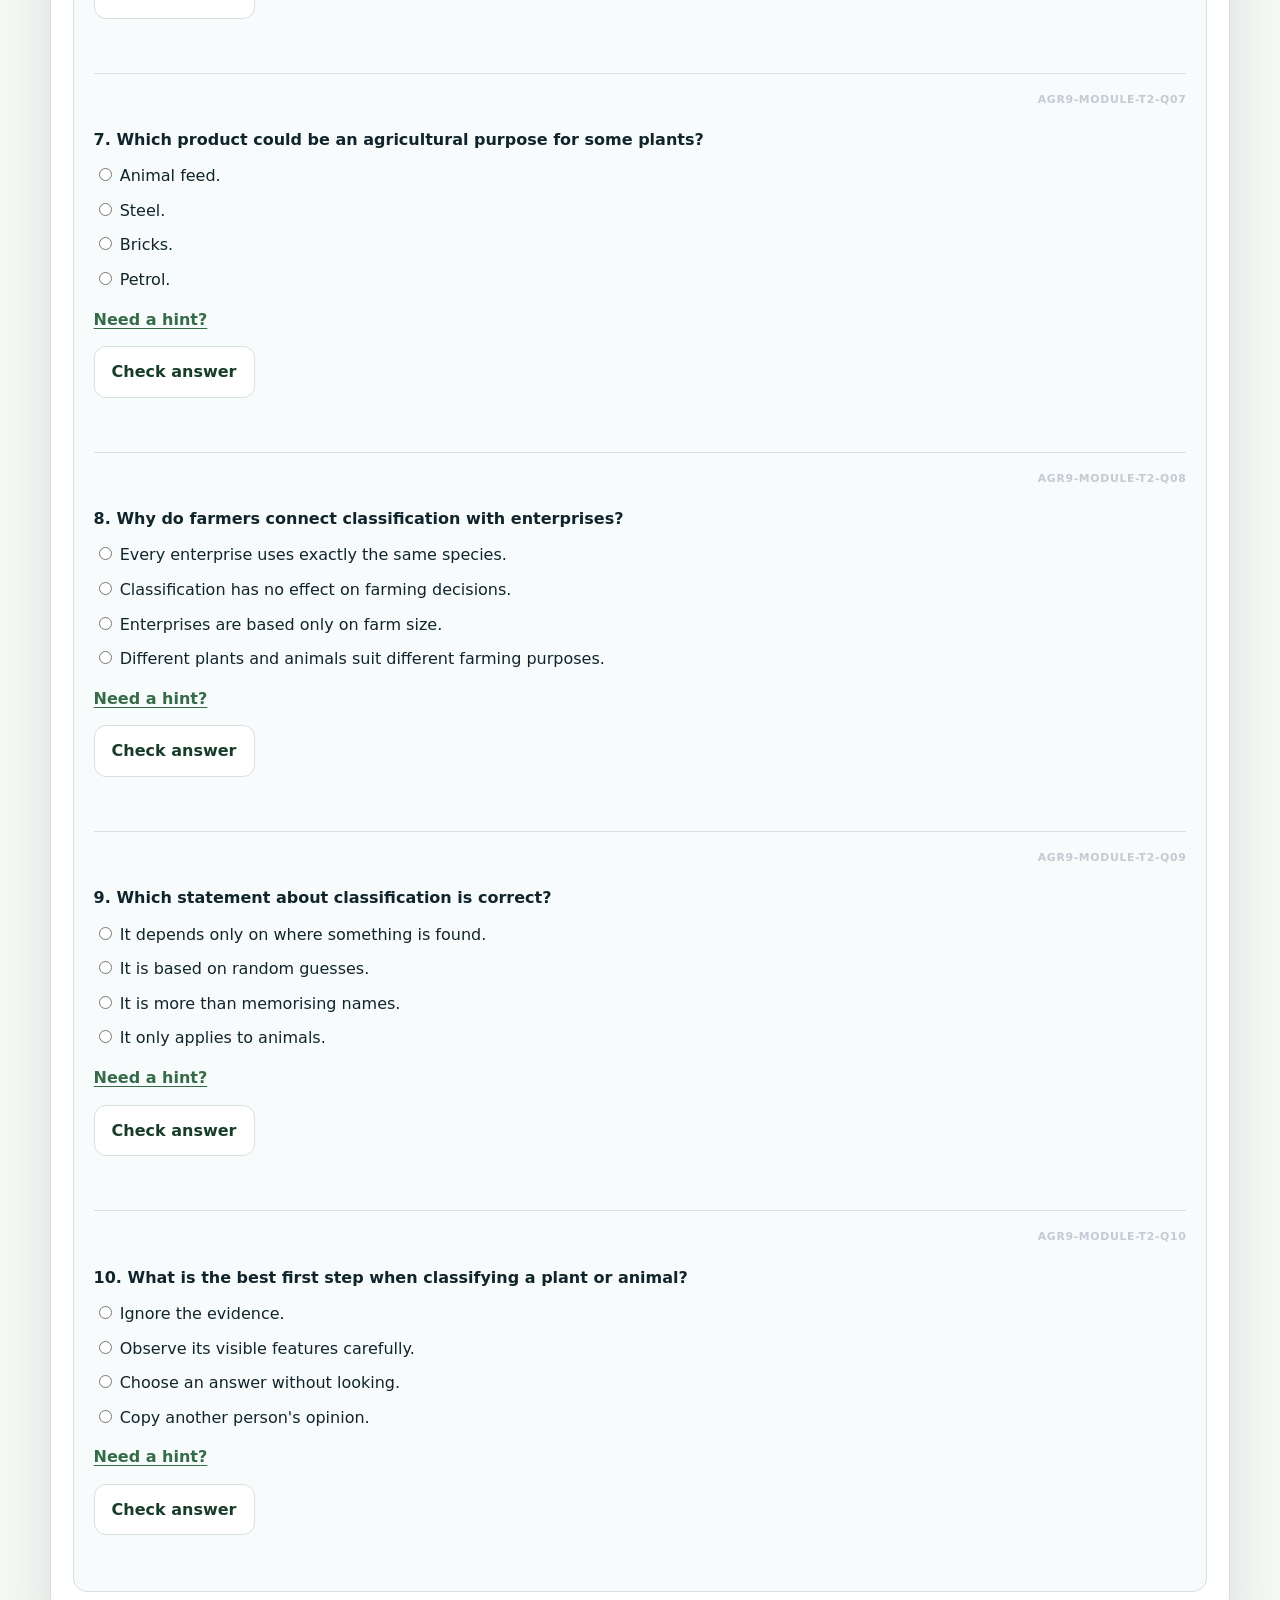
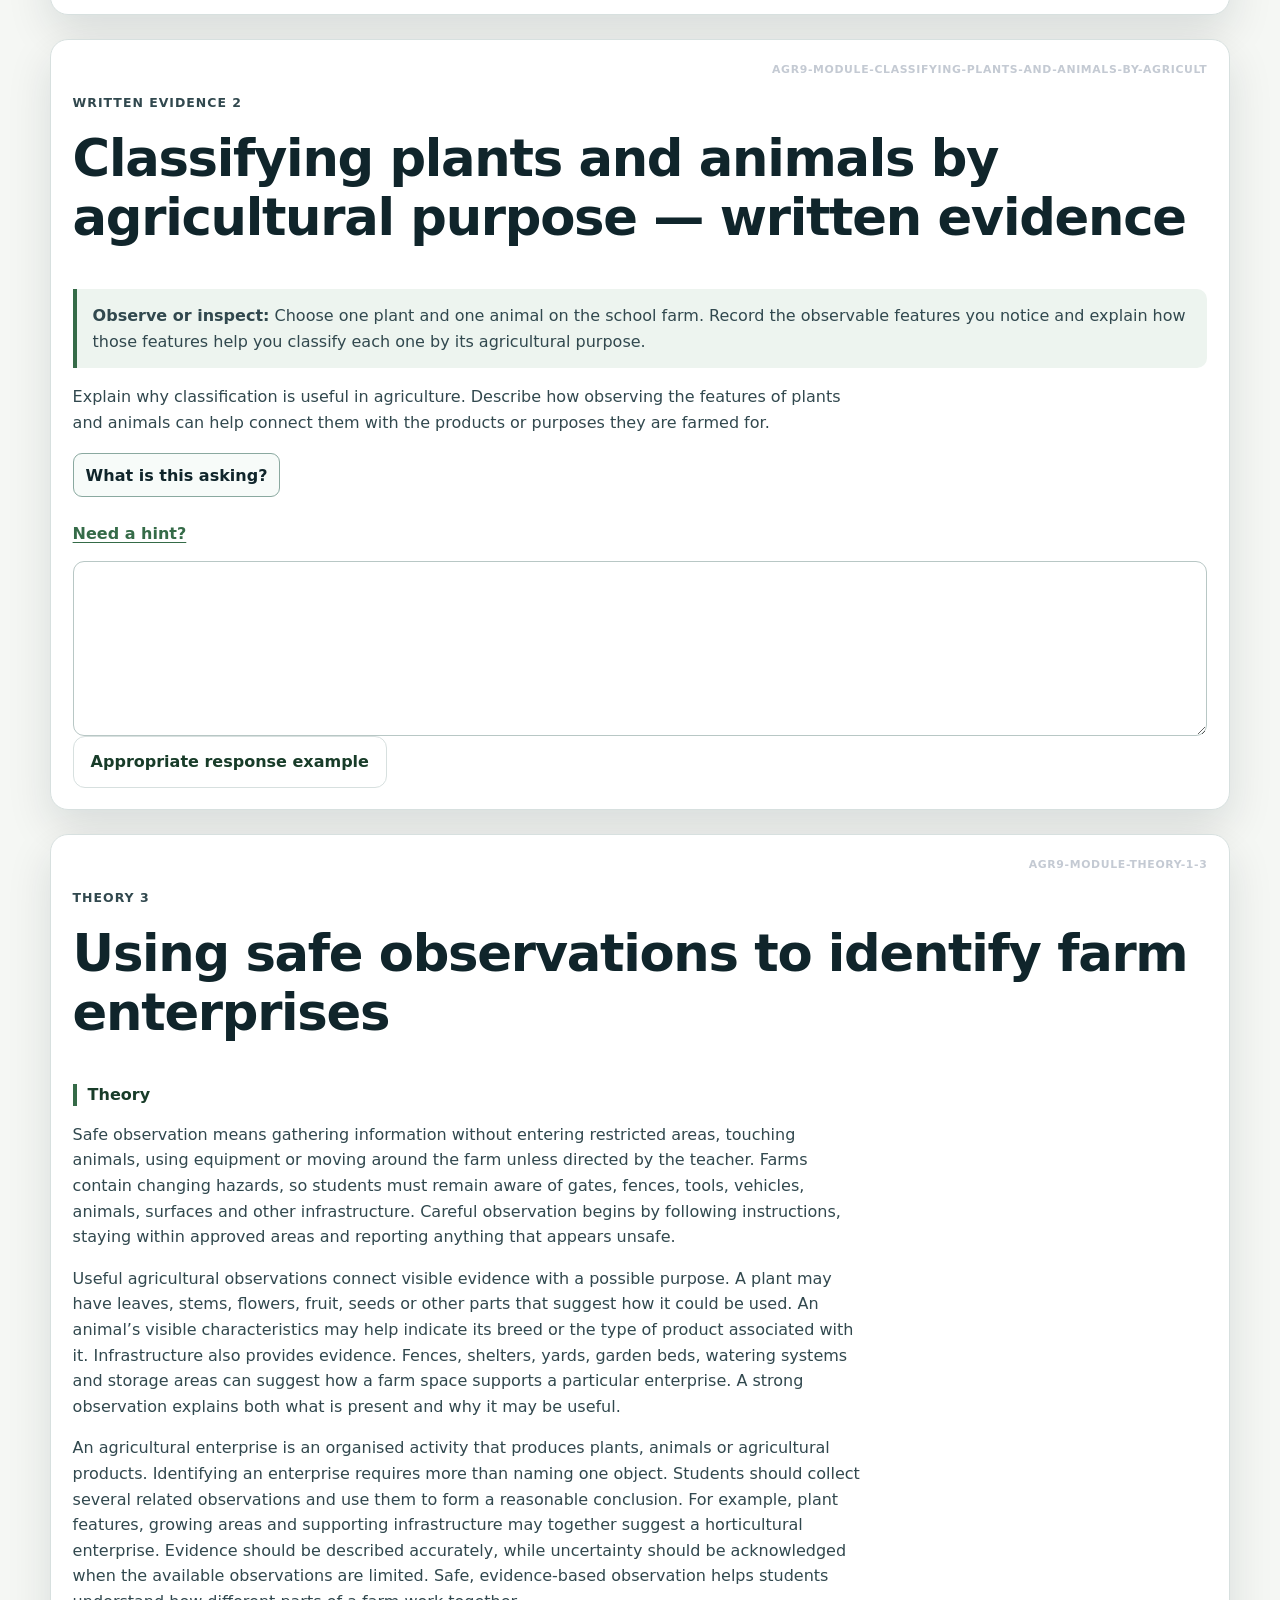
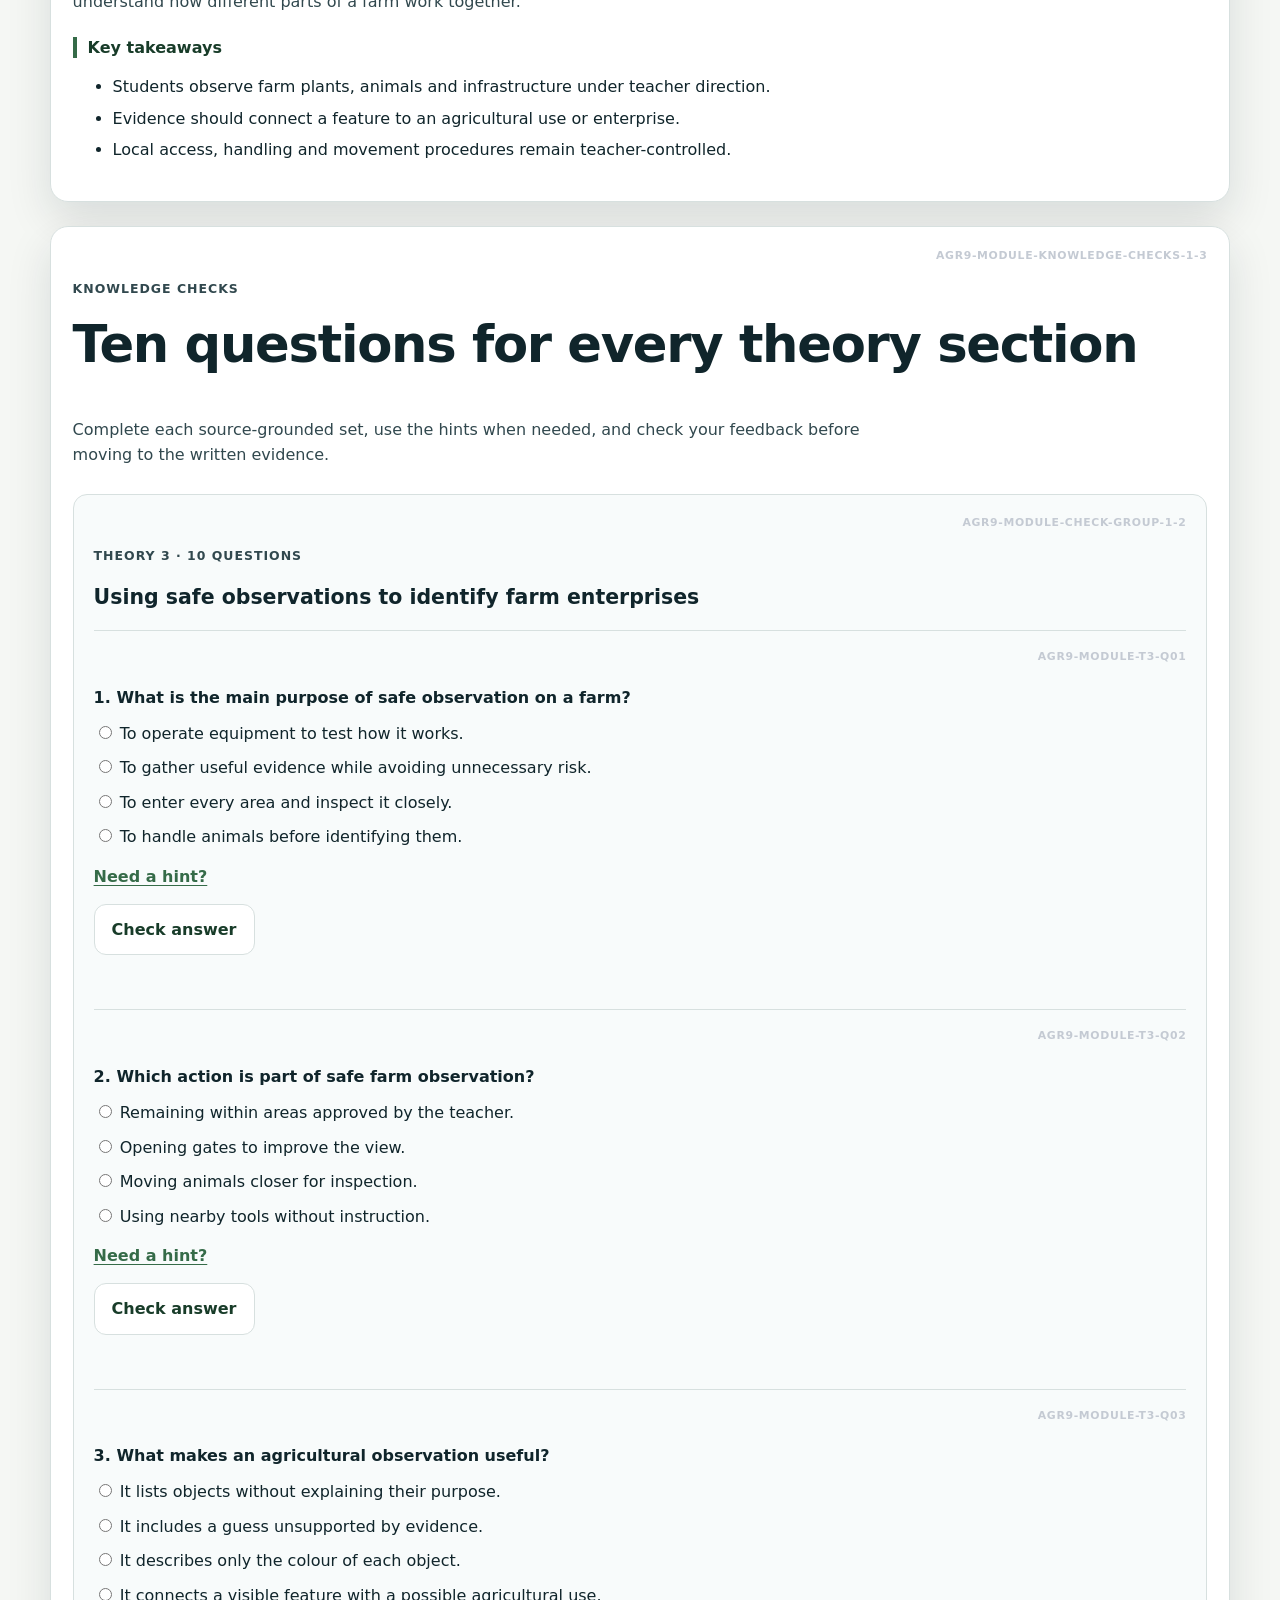
<file: module.html>
<!doctype html>
<html lang="en-AU">
<head>
  <meta charset="utf-8">
  <meta name="viewport" content="width=device-width, initial-scale=1">
  <meta name="description" content="Year 9 Agriculture guided module with source-grounded theory, knowledge checks, autosaving written evidence and print support.">
  <title>Guided module | Year 9 Agriculture</title>
  <link rel="stylesheet" href="guided/course.css?v=20260805">
  <link rel="stylesheet" href="guided/progress-pilot.css?v=20260811a">
<link rel="stylesheet" href="section-reference.css?v=20260817a"><link rel="stylesheet" href="module-standard.css?v=20260817a"></head>
<body>
  <a class="skip-link" href="#module-content">Skip to module content</a>
  <header class="site-header"><div class="nav-wrap"><a class="brand" href="index.html">Year 9 Agriculture</a><nav class="nav-links" aria-label="Course navigation"><a href="index.html#pathway">Modules</a><a href="folio.html">Folio</a><a href="assessment.html">Assessment</a><a href="busy-work/">Busy Work</a><a href="youtube-library/">YouTube</a><a href="plans.html">Plans</a><a href="teacher-resources.html">Teacher Resources</a><a href="https://stevencowell.github.io/Main-Page/">Main Menu</a></nav></div></header>
  <section class="module-hero"><div class="module-hero-inner"><p class="eyebrow" data-module-kicker></p><h1 data-module-title></h1><p data-module-summary></p></div></section>
  <main id="module-content" class="module-main" data-module-host></main>
  <footer>Follow teacher-issued demonstrations, animal-care directions and local safety procedures for every practical step.</footer>
  <script src="guided/data.js?v=20260805"></script>
  <script src="guided/course.js?v=20260805"></script>
  <script src="guided/progress-pilot.js?v=20260811a"></script>
  <script src="shared/student-page.js?v=20260806"></script>
<script src="shared/hub-navigation.js"></script>
<script src="vendor/html2canvas.min.js"></script><script src="section-reference.js?v=20260817a" data-site-code="AGR9"></script></body>
</html>
</file>
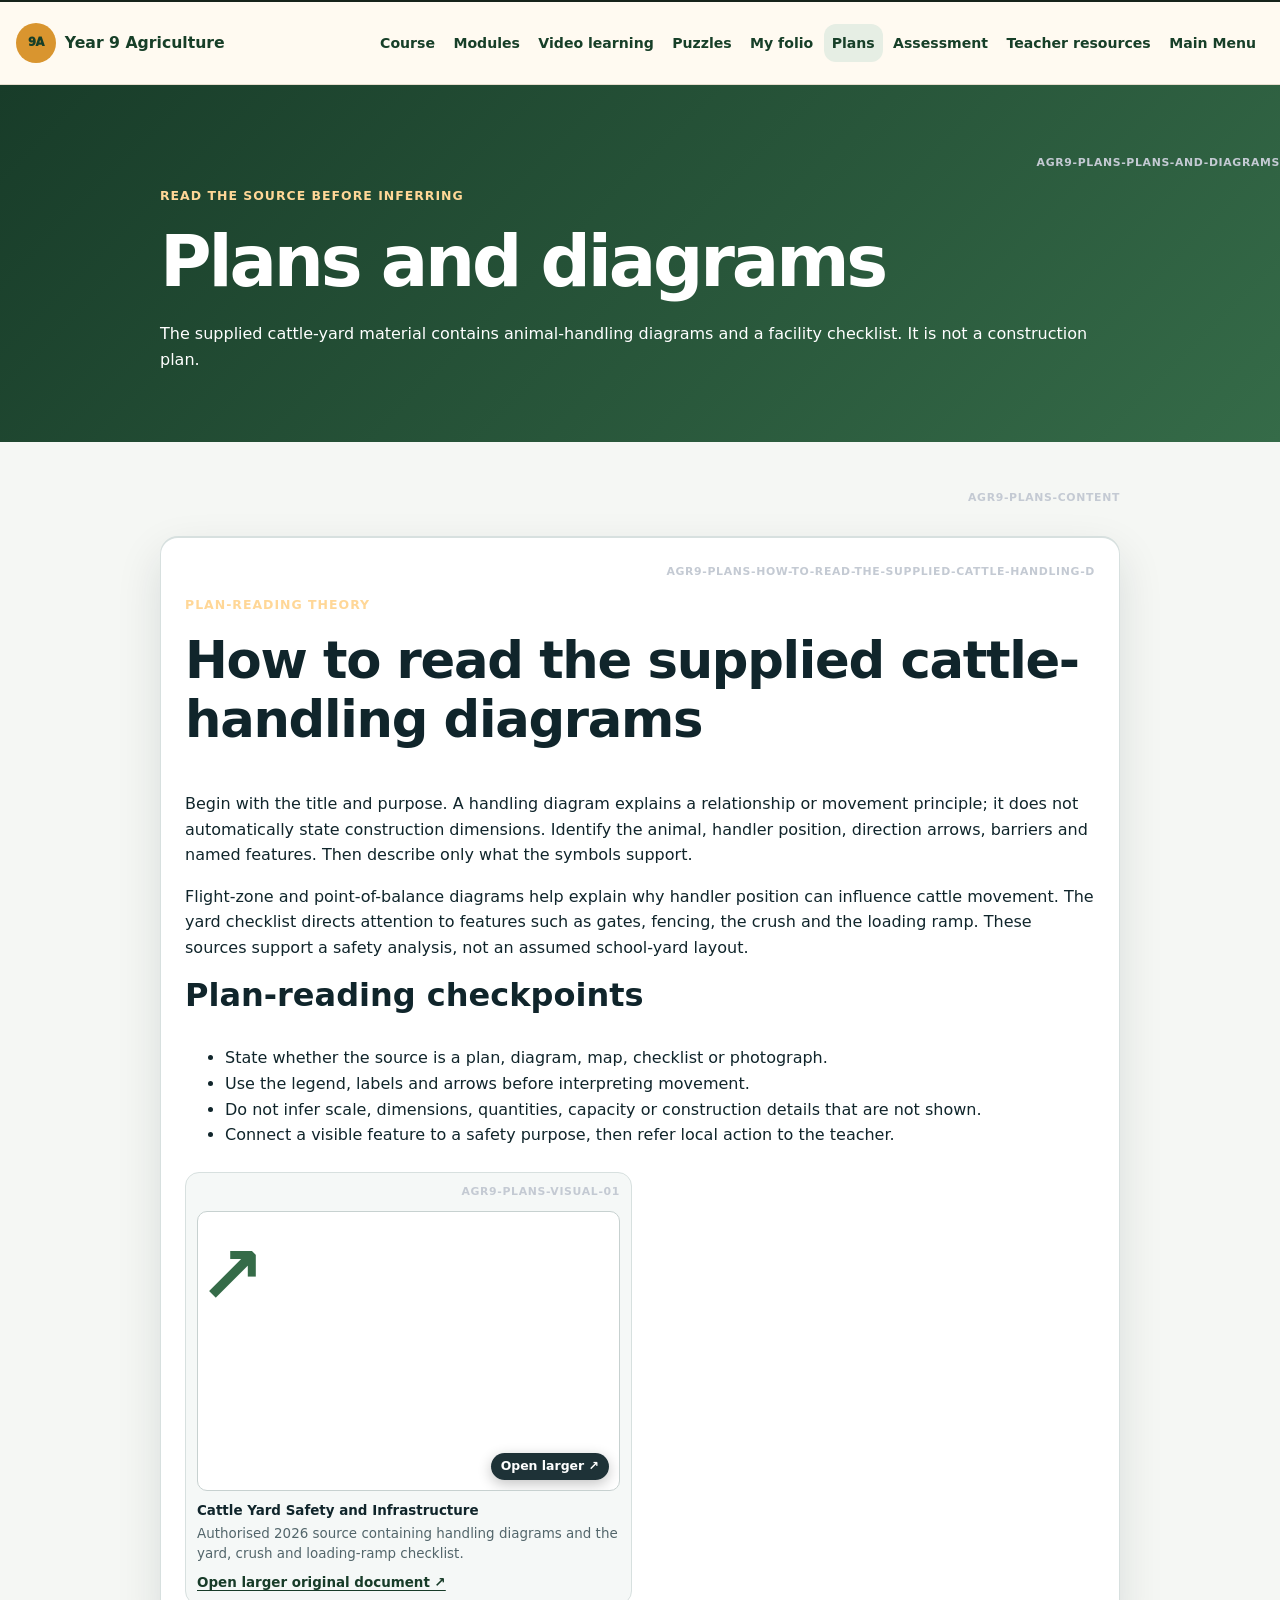
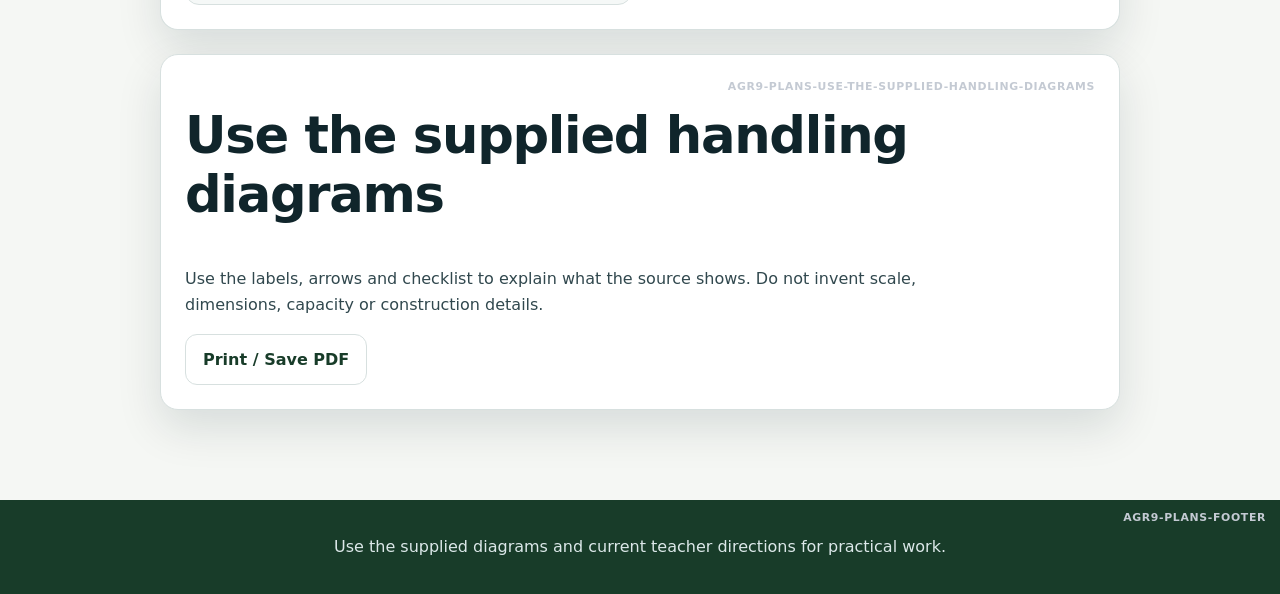
<file: plans.html>
<!doctype html>
<html lang="en-AU"><head><meta charset="utf-8"><meta name="viewport" content="width=device-width, initial-scale=1"><meta name="description" content="Source-grounded plan and cattle-handling diagram reading for Year 9 Agriculture."><title>Plans and diagrams | Year 9 Agriculture</title><link rel="stylesheet" href="guided/course.css?v=20260805"><link rel="stylesheet" href="section-reference.css?v=20260817a"></head>
<body><a class="skip-link" href="#plan-content">Skip to plan-reading theory</a><header class="site-header"><div class="nav-wrap"><a class="brand" href="index.html">Year 9 Agriculture</a><nav class="nav-links" aria-label="Course navigation"><a href="index.html#pathway">Modules</a><a href="folio.html">Folio</a><a href="assessment.html">Assessment</a><a href="busy-work/">Busy Work</a><a href="youtube-library/">YouTube</a><a href="plans.html" aria-current="page">Plans</a><a href="teacher-resources.html">Teacher Resources</a><a href="https://stevencowell.github.io/Main-Page/">Main Menu</a></nav></div></header>
<section class="module-hero"><div class="module-hero-inner"><p class="eyebrow">Read the source before inferring</p><h1>Plans and diagrams</h1><p>The supplied cattle-yard material contains animal-handling diagrams and a facility checklist. It is not a construction plan.</p></div></section>
<main id="plan-content" class="module-main"><section class="card plan-guidance"><p class="eyebrow">Plan-reading theory</p><h2>How to read the supplied cattle-handling diagrams</h2><p>Begin with the title and purpose. A handling diagram explains a relationship or movement principle; it does not automatically state construction dimensions. Identify the animal, handler position, direction arrows, barriers and named features. Then describe only what the symbols support.</p><p>Flight-zone and point-of-balance diagrams help explain why handler position can influence cattle movement. The yard checklist directs attention to features such as gates, fencing, the crush and the loading ramp. These sources support a safety analysis, not an assumed school-yard layout.</p><h3>Plan-reading checkpoints</h3><ul><li>State whether the source is a plan, diagram, map, checklist or photograph.</li><li>Use the legend, labels and arrows before interpreting movement.</li><li>Do not infer scale, dimensions, quantities, capacity or construction details that are not shown.</li><li>Connect a visible feature to a safety purpose, then refer local action to the teacher.</li></ul><div class="plan-sheet-gallery"><figure class="plan-sheet-card"><a class="plan-preview-link zoomable-infographic source-document-preview" href="https://docs.google.com/document/d/1Q1mucNYKCjfft_PT4FW7UpsYj60yF5fo/edit" target="_blank" rel="noopener" aria-label="Open the authorised cattle yard safety and infrastructure document at full size"><span class="document-icon" aria-hidden="true">↗</span><span class="infographic-open-label">Open larger <span aria-hidden="true">↗</span></span></a><figcaption><strong>Cattle Yard Safety and Infrastructure</strong><span>Authorised 2026 source containing handling diagrams and the yard, crush and loading-ramp checklist.</span><span class="plan-actions"><a class="plan-open-link" href="https://docs.google.com/document/d/1Q1mucNYKCjfft_PT4FW7UpsYj60yF5fo/edit" target="_blank" rel="noopener">Open larger original document ↗</a></span></figcaption></figure></div><div class="callout"><strong>Drawing boundary:</strong> this source does not authorise a cattle-yard construction plan, school-farm site plan, dimensions, capacity or layout.</div></section>
<section class="card theory-section"><h2>Use the supplied handling diagrams</h2><p>Use the labels, arrows and checklist to explain what the source shows. Do not invent scale, dimensions, capacity or construction details.</p><button class="btn ghost" type="button" onclick="window.print()">Print / Save PDF</button></section></main><footer>Use the supplied diagrams and current teacher directions for practical work.</footer><script src="shared/student-page.js?v=20260806"></script><script src="shared/hub-navigation.js"></script><script src="vendor/html2canvas.min.js"></script><script src="section-reference.js?v=20260817a" data-site-code="AGR9"></script></body></html>
</file>
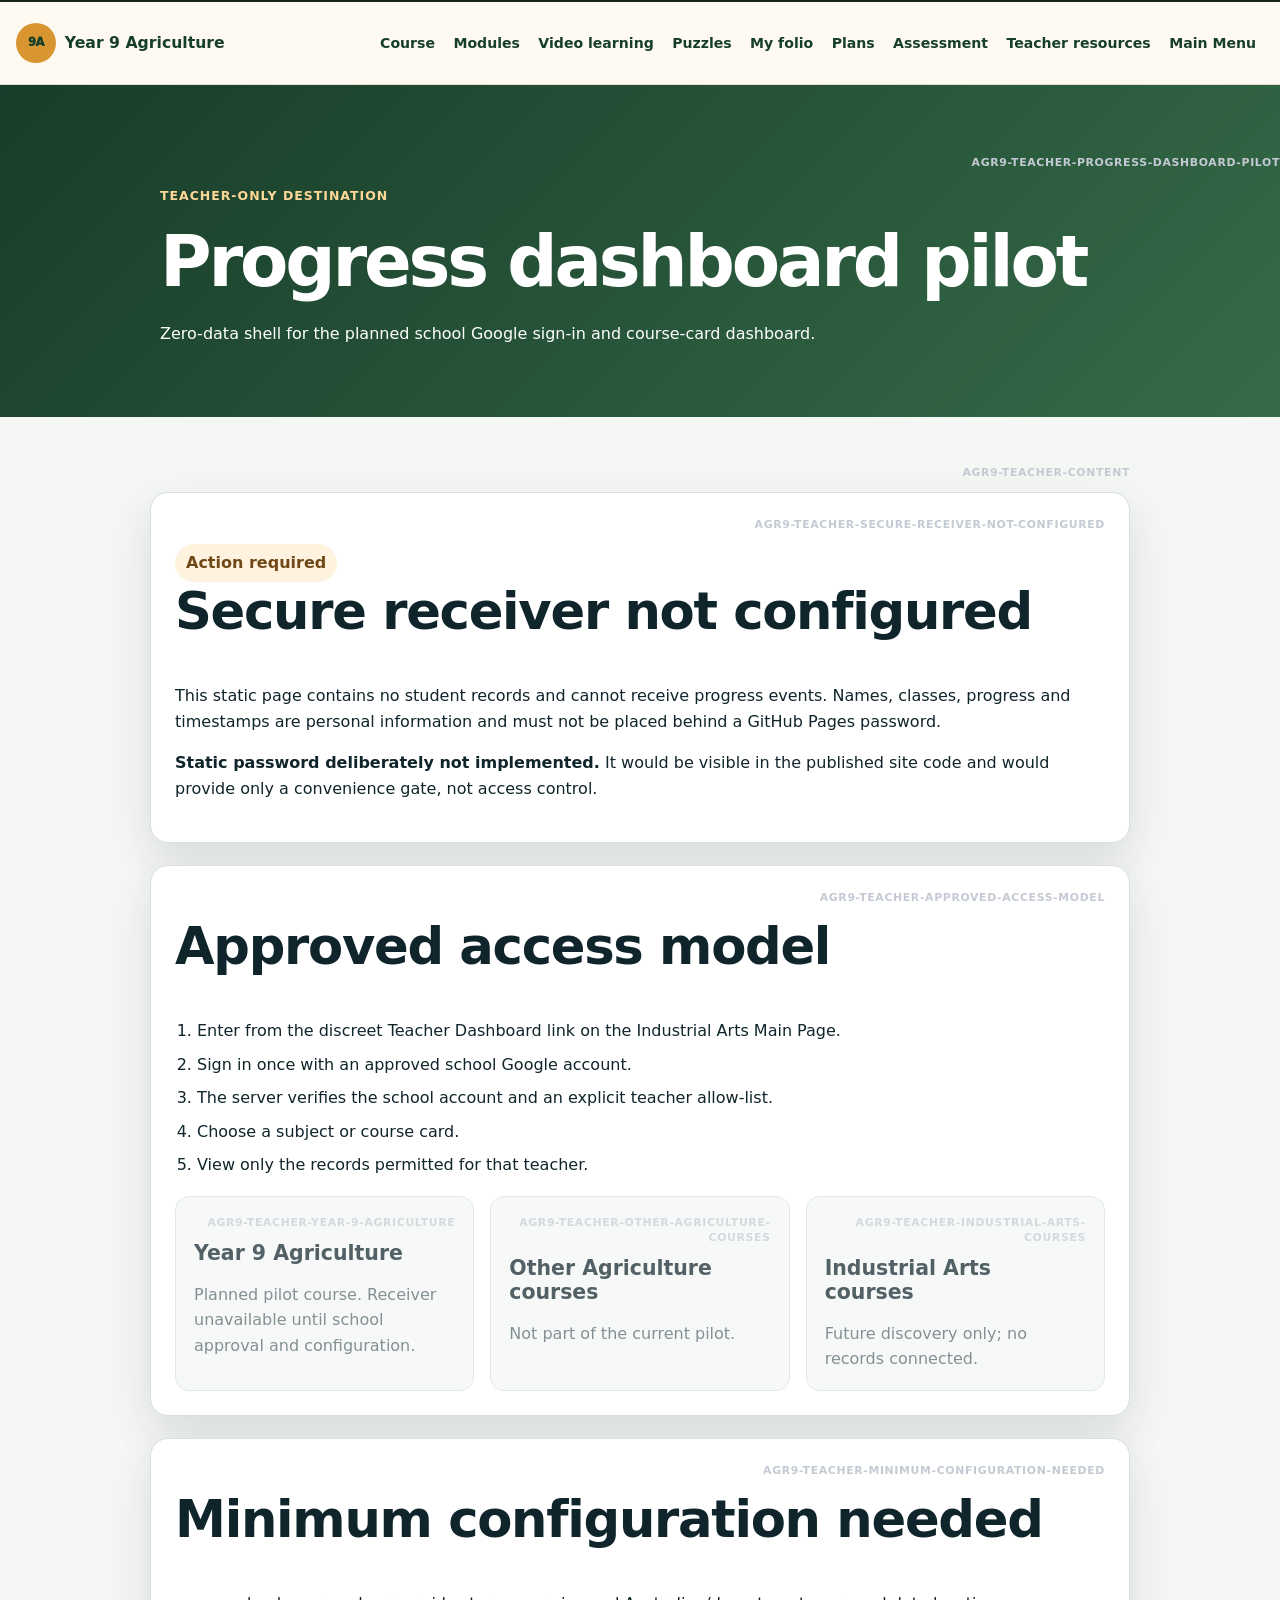
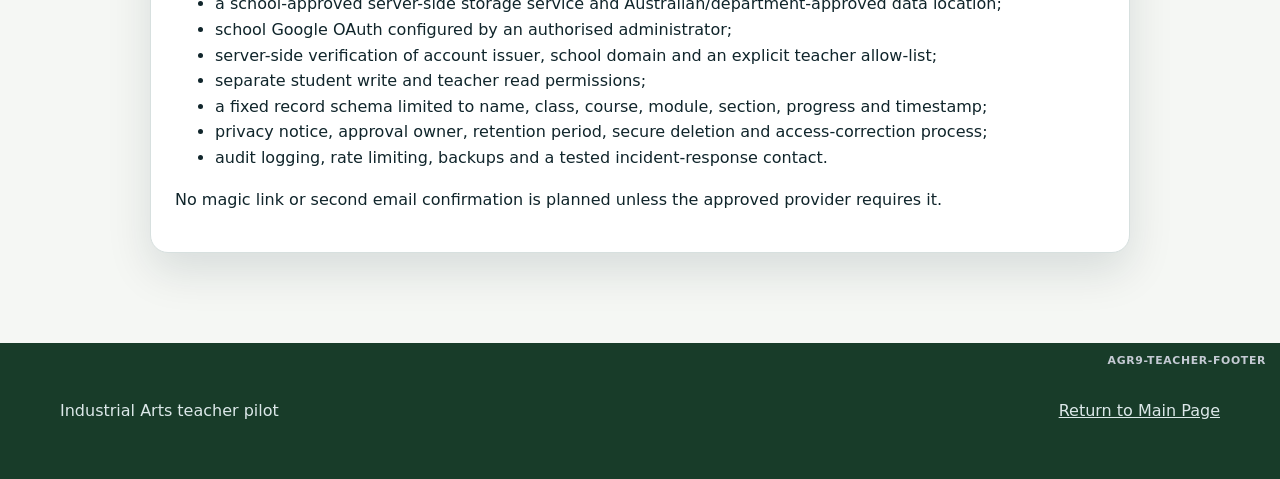
<file: teacher-progress-demo.html>
<!doctype html>
<html lang="en-AU">
<head>
  <meta charset="utf-8">
  <meta name="viewport" content="width=device-width, initial-scale=1">
  <meta name="robots" content="noindex,nofollow">
  <meta name="description" content="Disabled teacher progress dashboard pilot shell for Year 9 Agriculture.">
  <title>Teacher progress dashboard pilot | Industrial Arts</title>
  <link rel="stylesheet" href="guided/course.css?v=20260805">
  <link rel="stylesheet" href="guided/progress-pilot.css?v=20260806">
<link rel="stylesheet" href="section-reference.css?v=20260817a"></head>
<body>
  <a class="skip-link" href="#dashboard-content">Skip to dashboard status</a>
  <header class="site-header"><div class="nav-wrap"><a class="brand" href="https://stevencowell.github.io/Main-Page/">Industrial Arts Main Page</a></div></header>
  <section class="module-hero"><div class="module-hero-inner"><p class="eyebrow">Teacher-only destination</p><h1>Progress dashboard pilot</h1><p>Zero-data shell for the planned school Google sign-in and course-card dashboard.</p></div></section>
  <main id="dashboard-content" class="teacher-dashboard-shell">
    <section class="card">
      <span class="dashboard-status">Action required</span>
      <h2>Secure receiver not configured</h2>
      <p>This static page contains no student records and cannot receive progress events. Names, classes, progress and timestamps are personal information and must not be placed behind a GitHub Pages password.</p>
      <p><strong>Static password deliberately not implemented.</strong> It would be visible in the published site code and would provide only a convenience gate, not access control.</p>
    </section>

    <section class="card">
      <h2>Approved access model</h2>
      <ol class="dashboard-flow">
        <li>Enter from the discreet Teacher Dashboard link on the Industrial Arts Main Page.</li>
        <li>Sign in once with an approved school Google account.</li>
        <li>The server verifies the school account and an explicit teacher allow-list.</li>
        <li>Choose a subject or course card.</li>
        <li>View only the records permitted for that teacher.</li>
      </ol>
      <div class="dashboard-course-grid" aria-label="Planned course discovery after sign-in">
        <article class="dashboard-course-card" aria-disabled="true"><h3>Year 9 Agriculture</h3><p>Planned pilot course. Receiver unavailable until school approval and configuration.</p></article>
        <article class="dashboard-course-card" aria-disabled="true"><h3>Other Agriculture courses</h3><p>Not part of the current pilot.</p></article>
        <article class="dashboard-course-card" aria-disabled="true"><h3>Industrial Arts courses</h3><p>Future discovery only; no records connected.</p></article>
      </div>
    </section>

    <section class="card dashboard-requirements">
      <h2>Minimum configuration needed</h2>
      <ul>
        <li>a school-approved server-side storage service and Australian/department-approved data location;</li>
        <li>school Google OAuth configured by an authorised administrator;</li>
        <li>server-side verification of account issuer, school domain and an explicit teacher allow-list;</li>
        <li>separate student write and teacher read permissions;</li>
        <li>a fixed record schema limited to name, class, course, module, section, progress and timestamp;</li>
        <li>privacy notice, approval owner, retention period, secure deletion and access-correction process;</li>
        <li>audit logging, rate limiting, backups and a tested incident-response contact.</li>
      </ul>
      <p>No magic link or second email confirmation is planned unless the approved provider requires it.</p>
    </section>
  </main>
  <footer><div class="nav-wrap"><span>Industrial Arts teacher pilot</span><a href="https://stevencowell.github.io/Main-Page/">Return to Main Page</a></div></footer>
<script src="shared/hub-navigation.js"></script>
<script src="vendor/html2canvas.min.js"></script><script src="section-reference.js?v=20260817a" data-site-code="AGR9"></script></body>
</html>
</file>
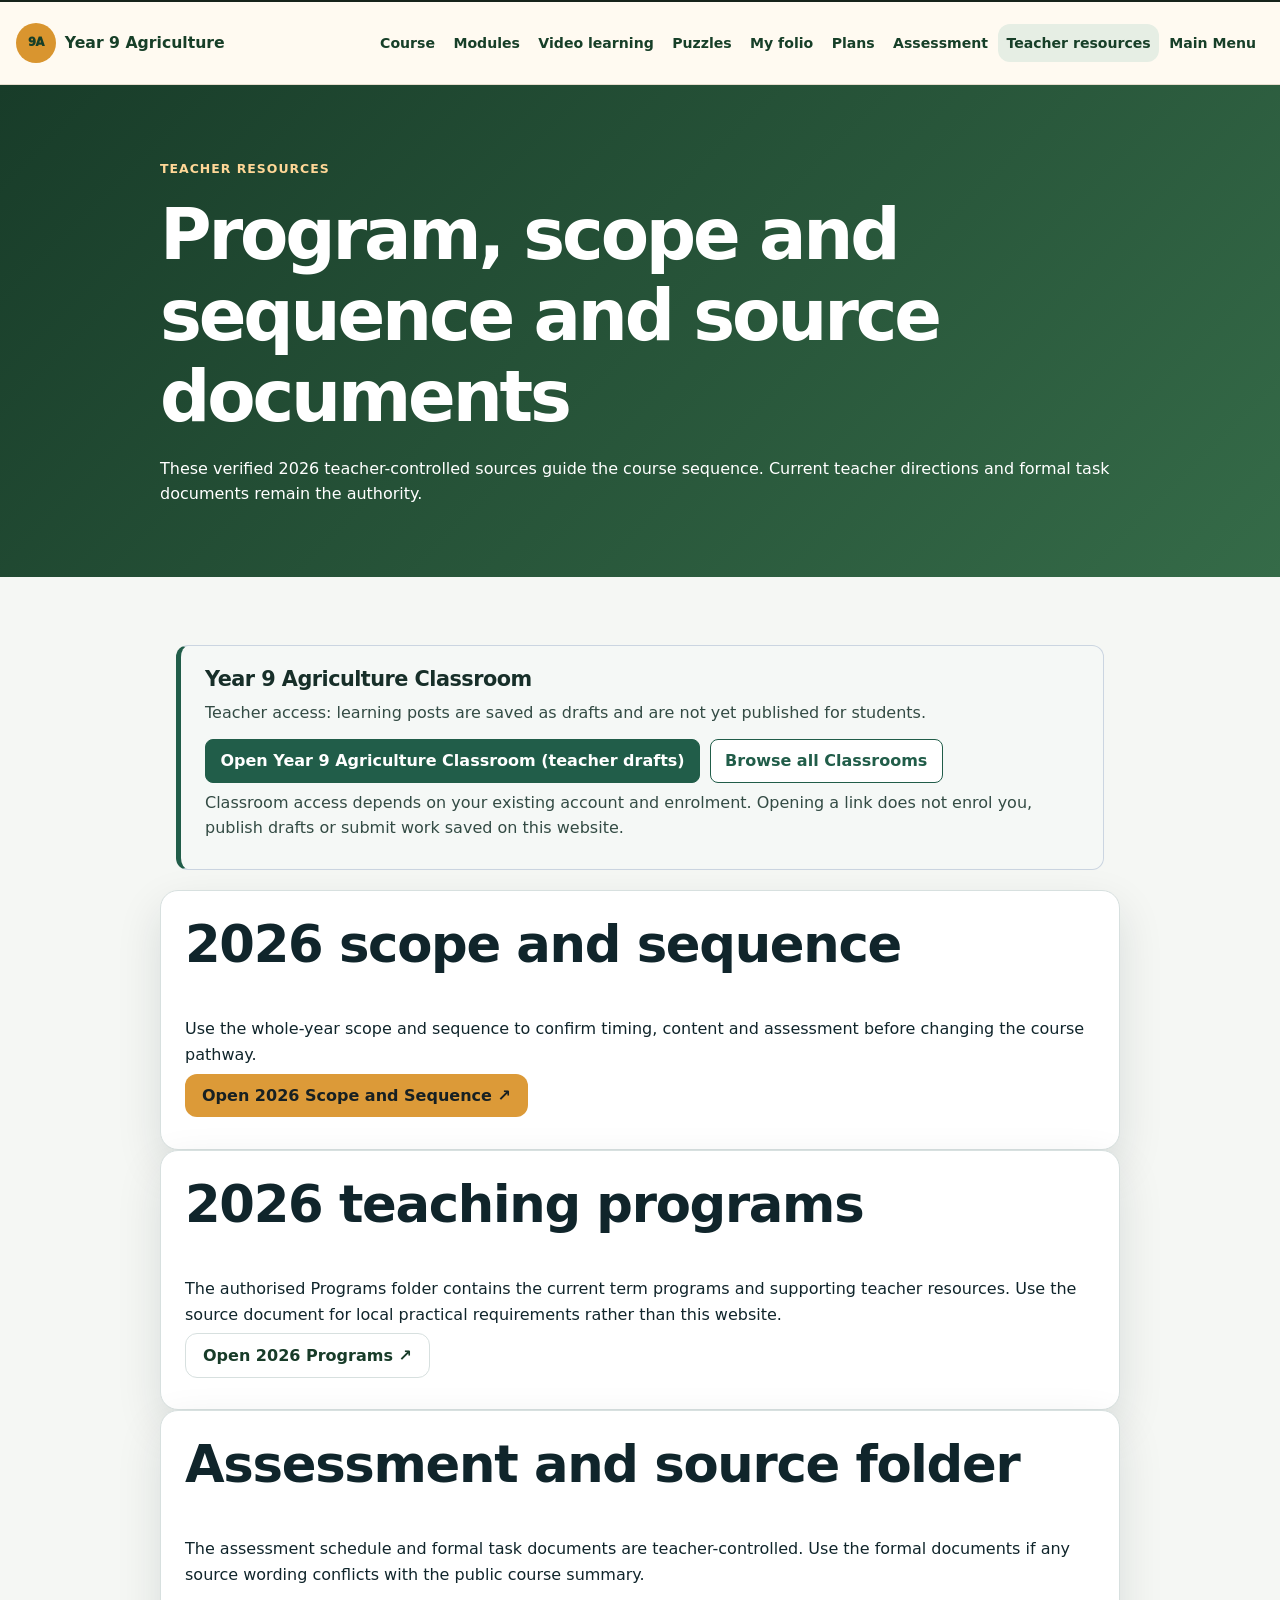
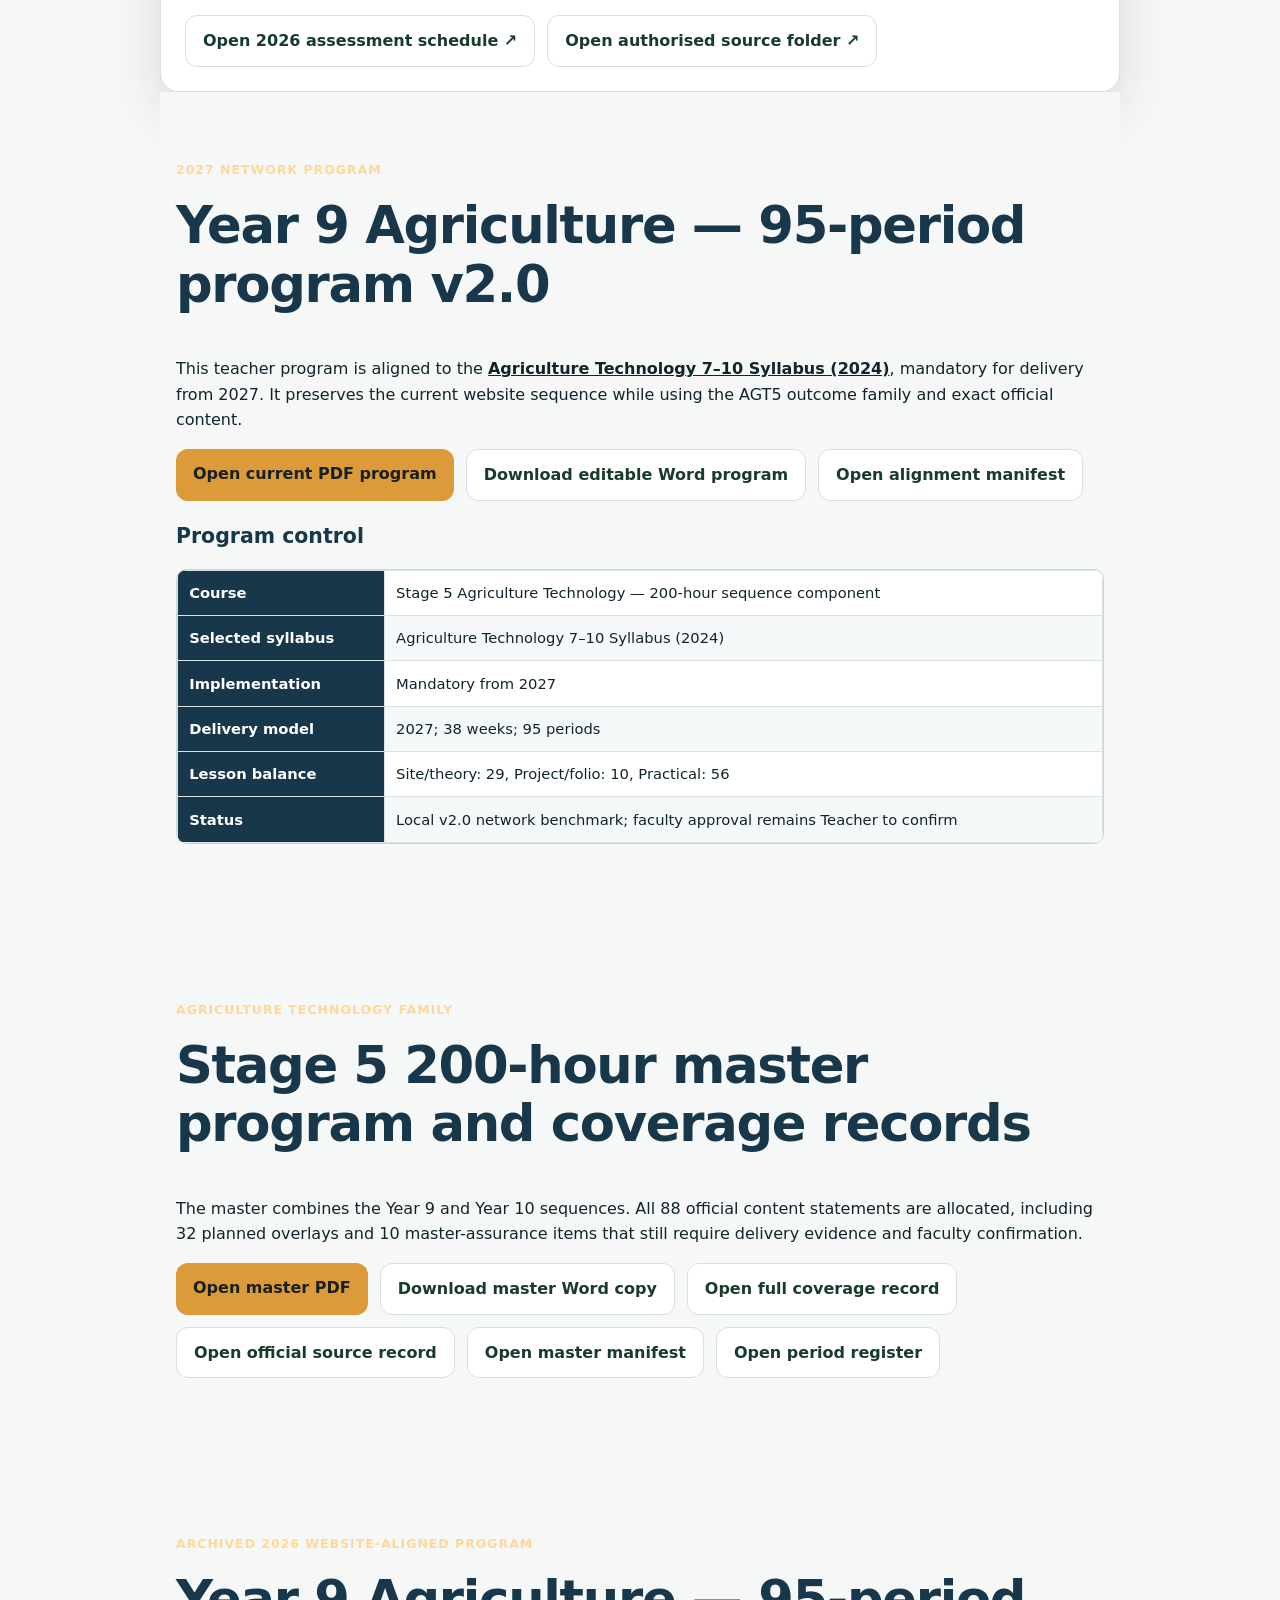
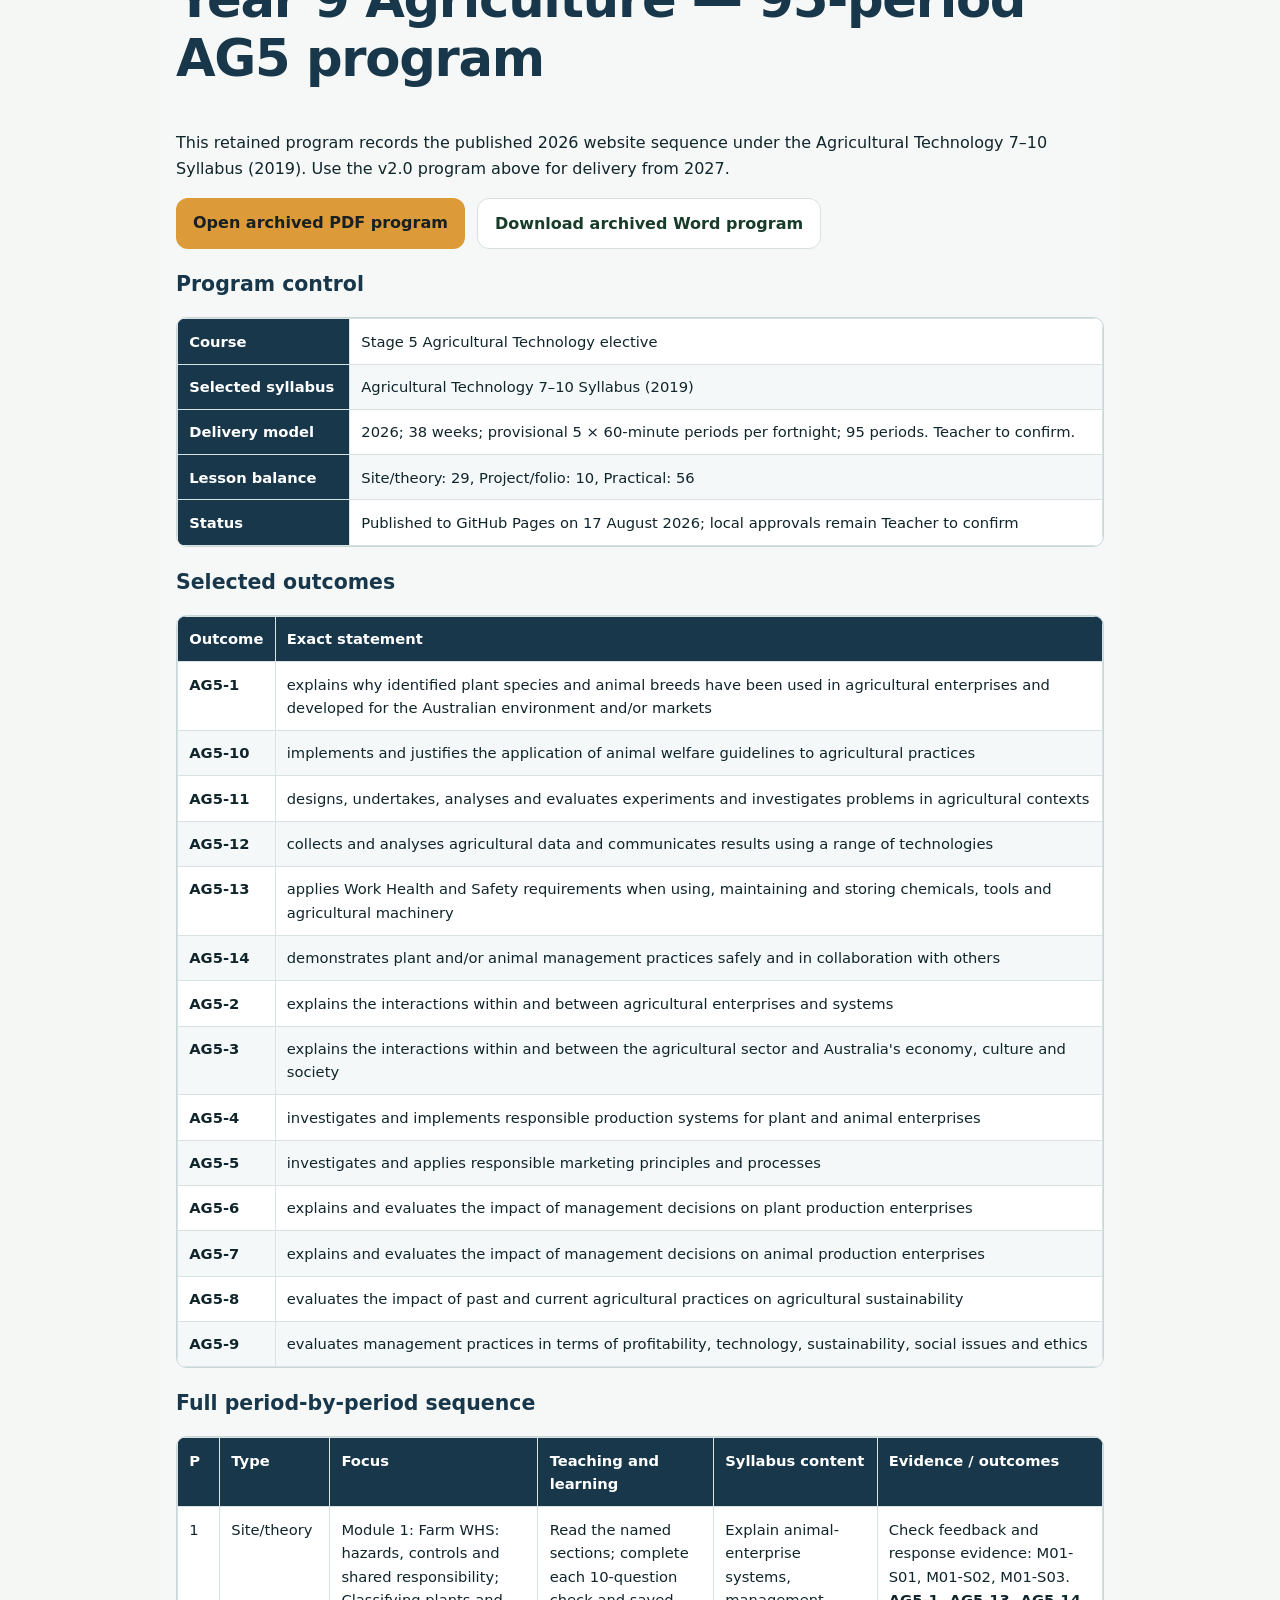
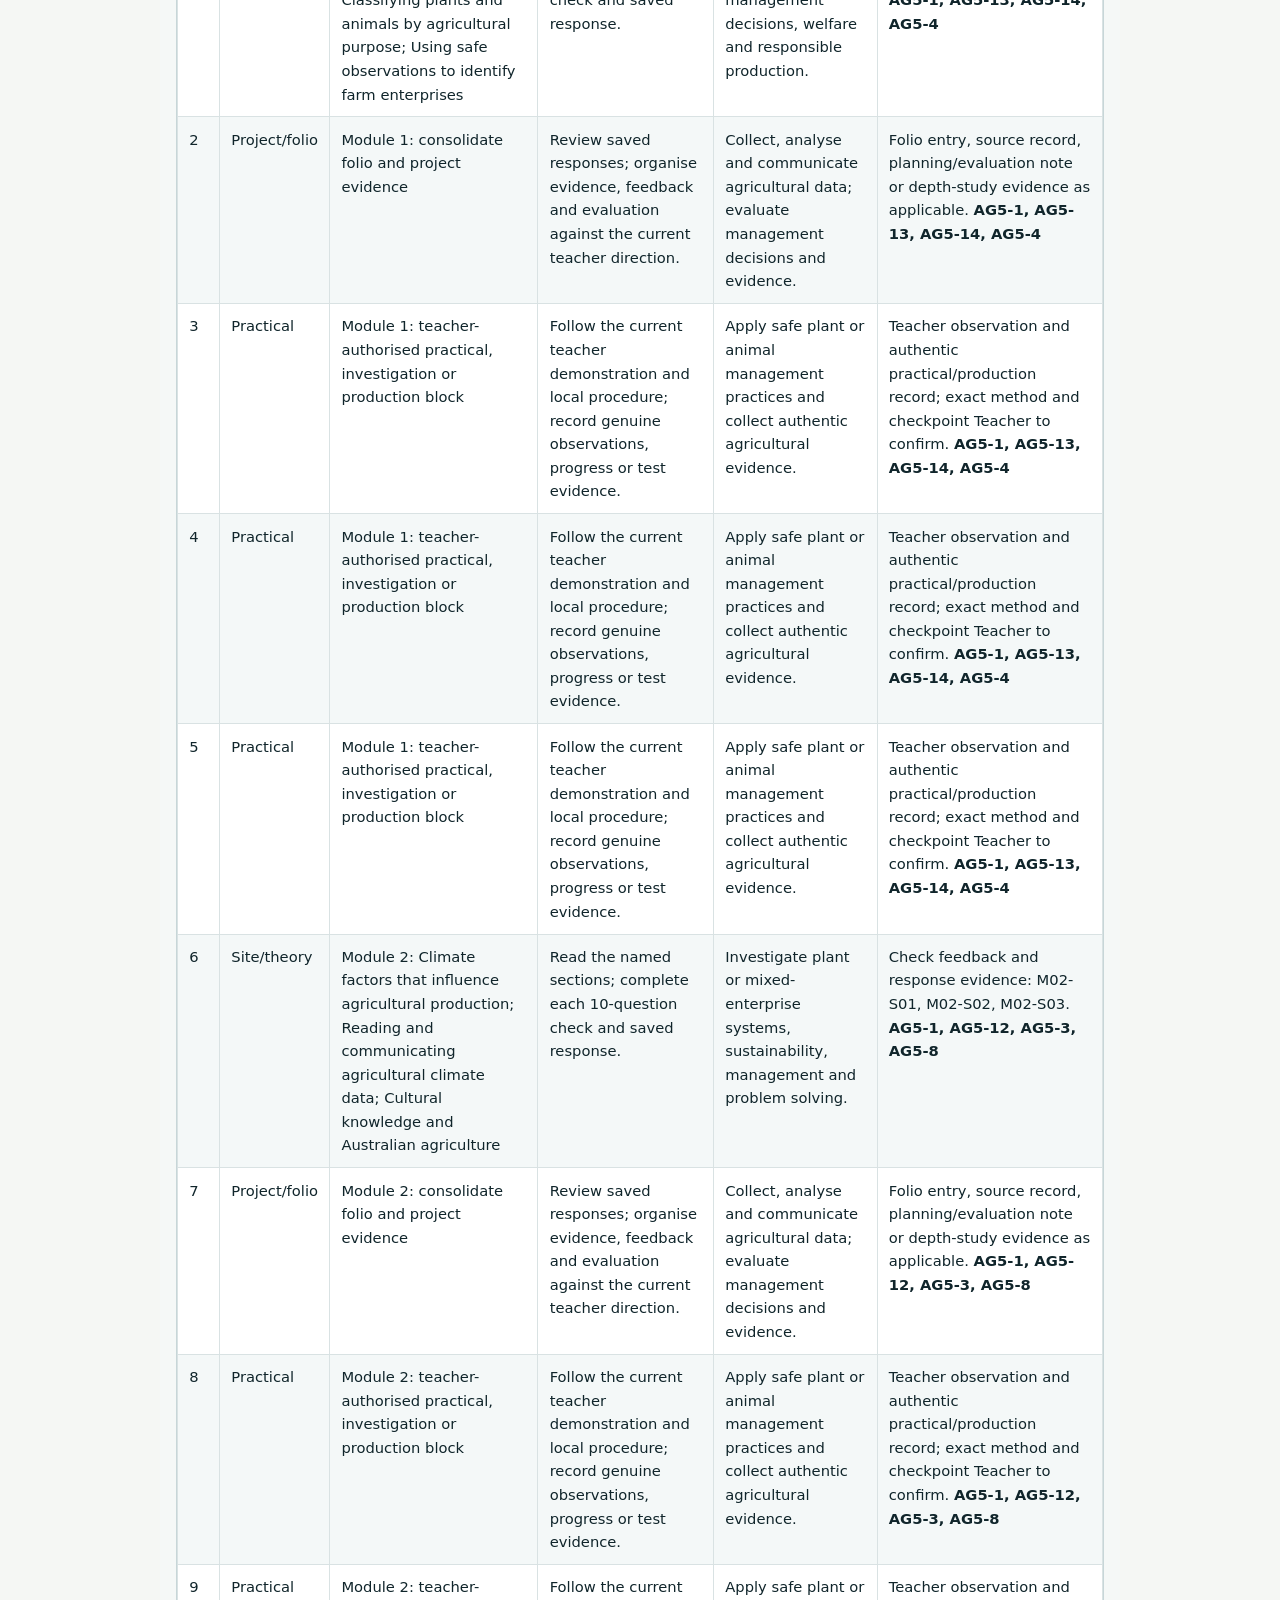
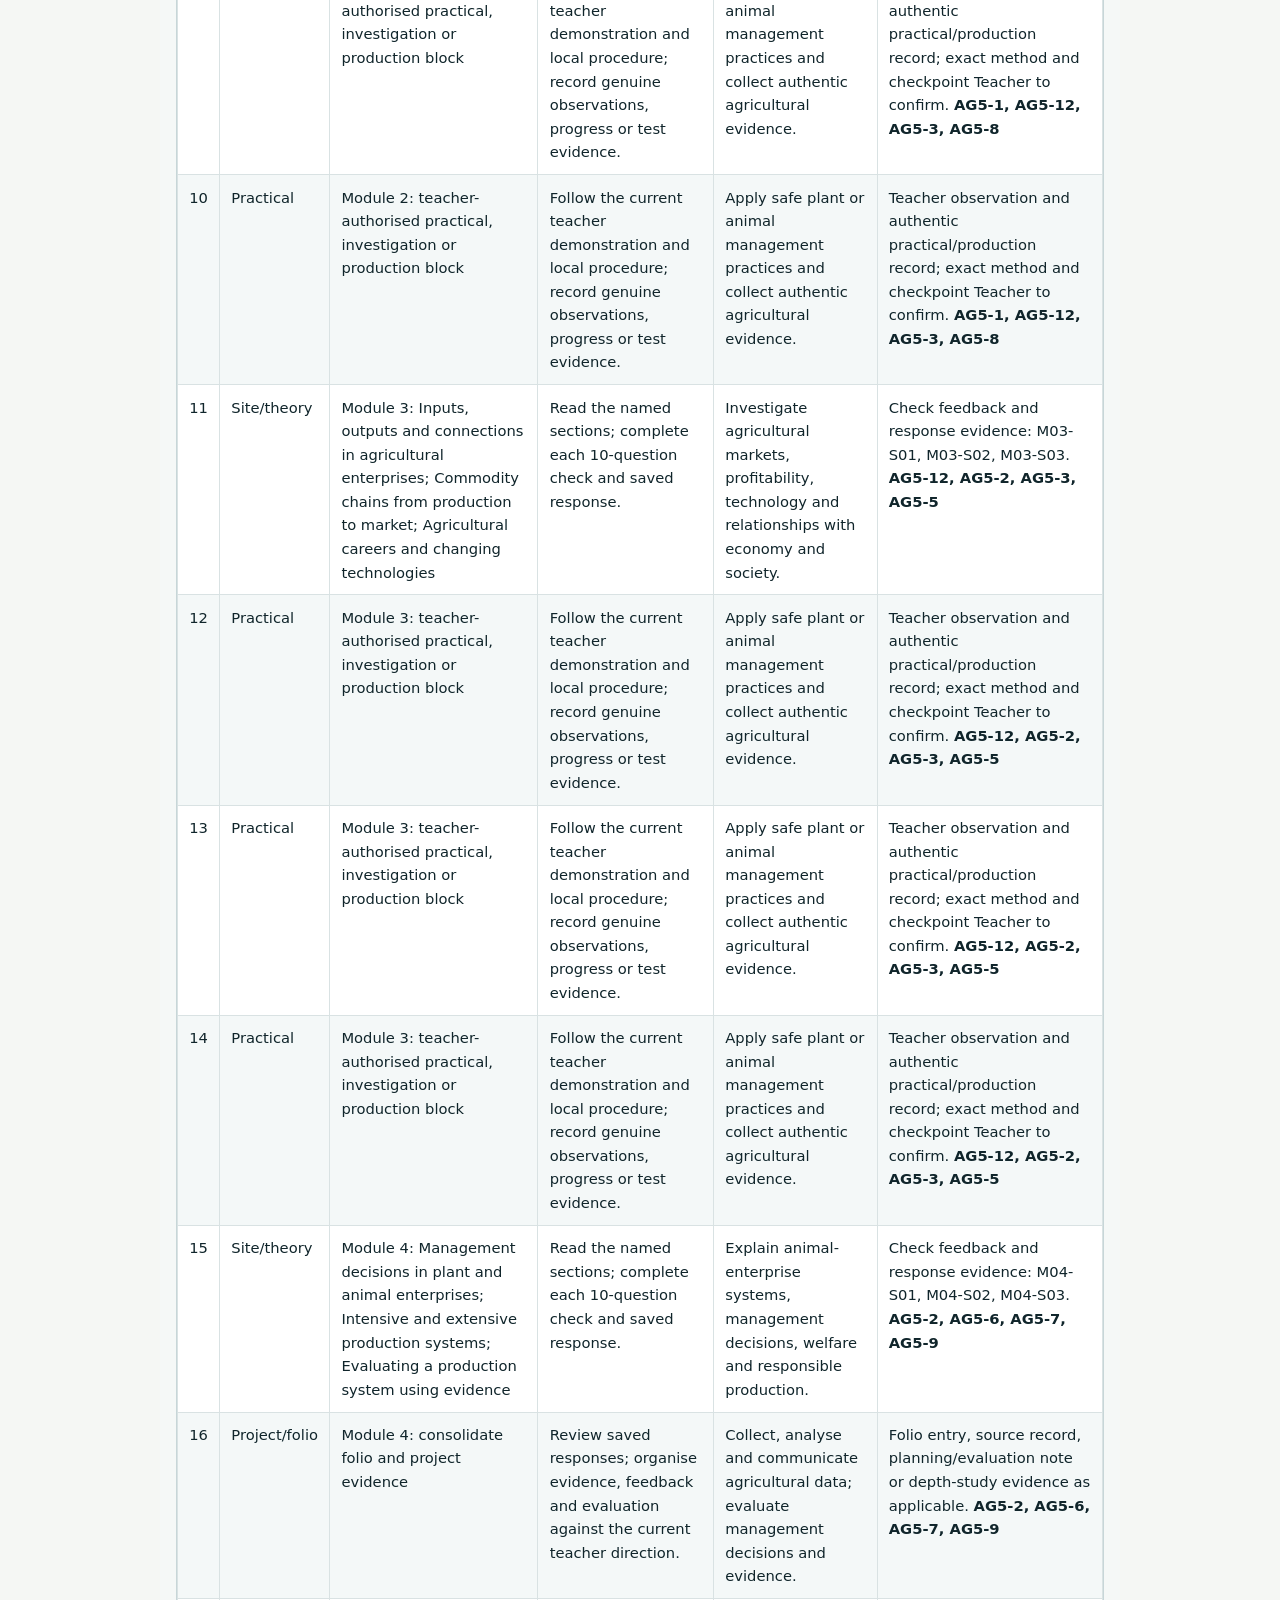
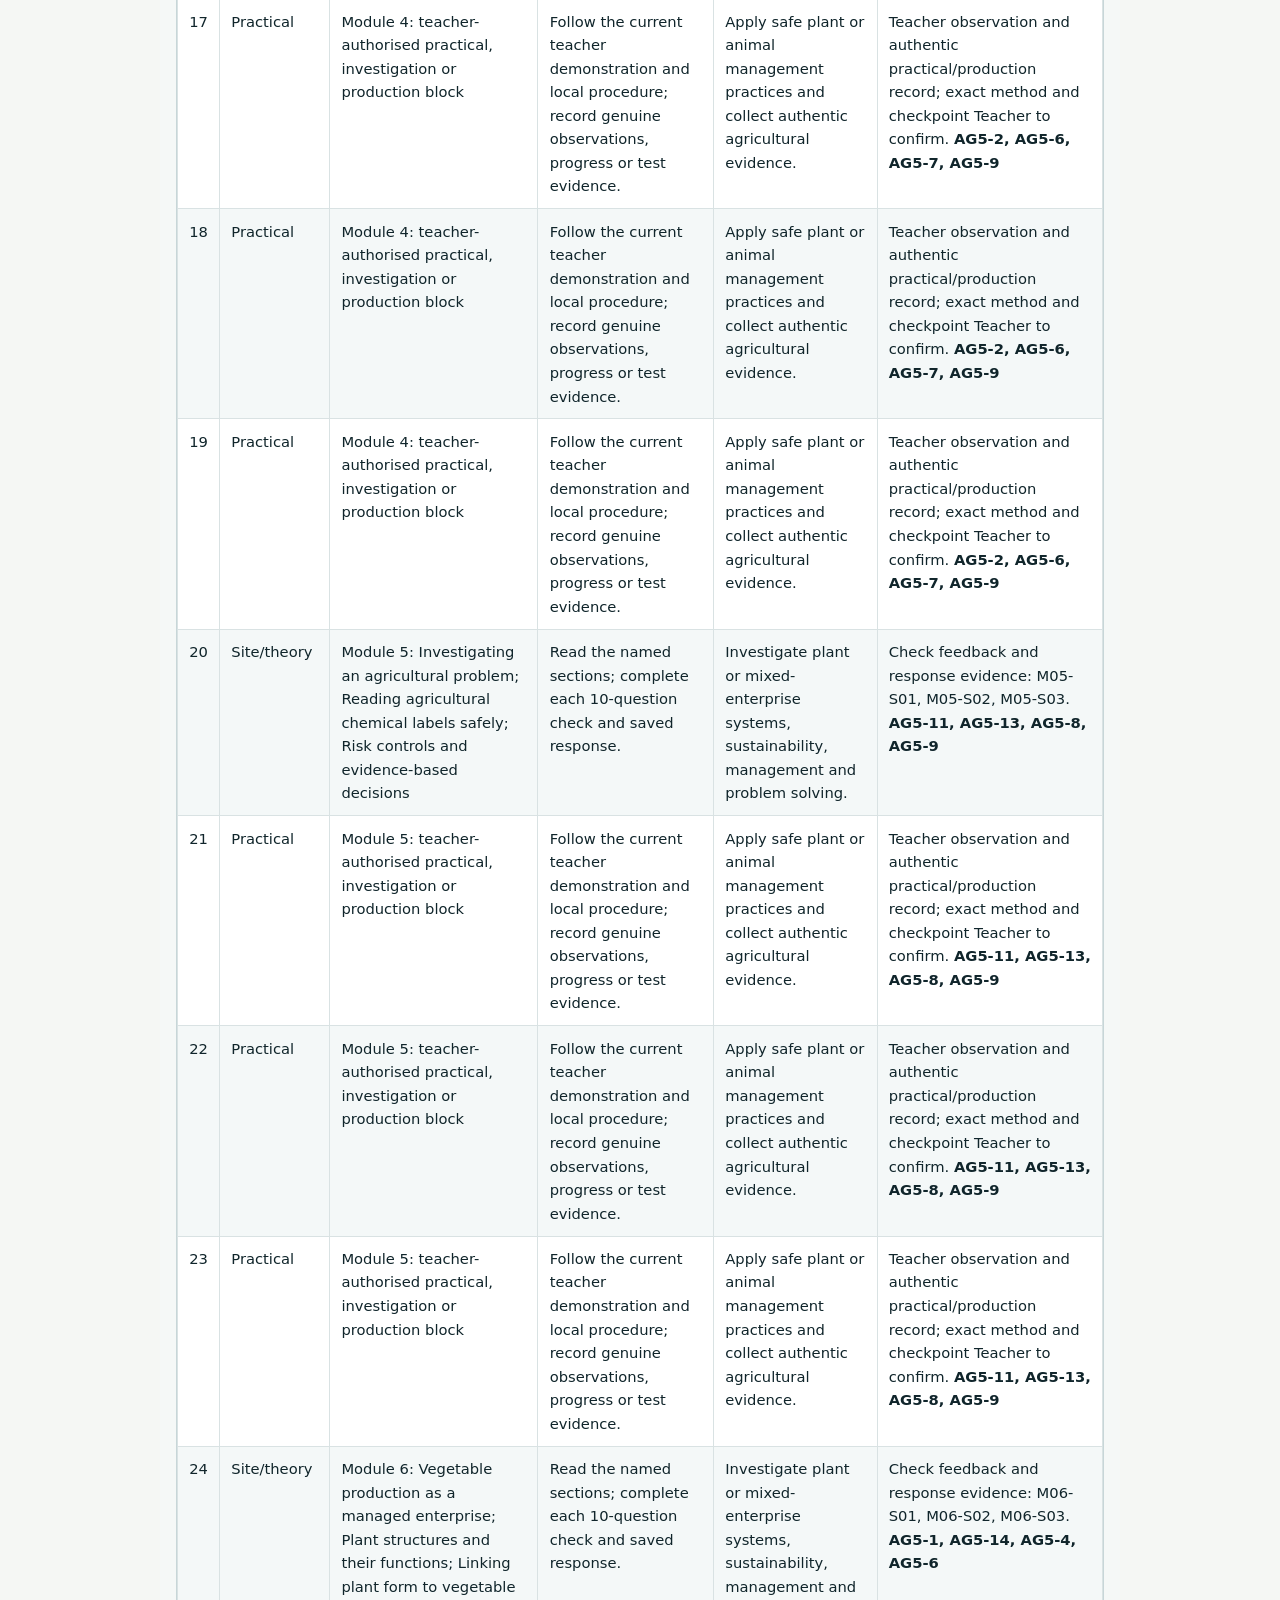
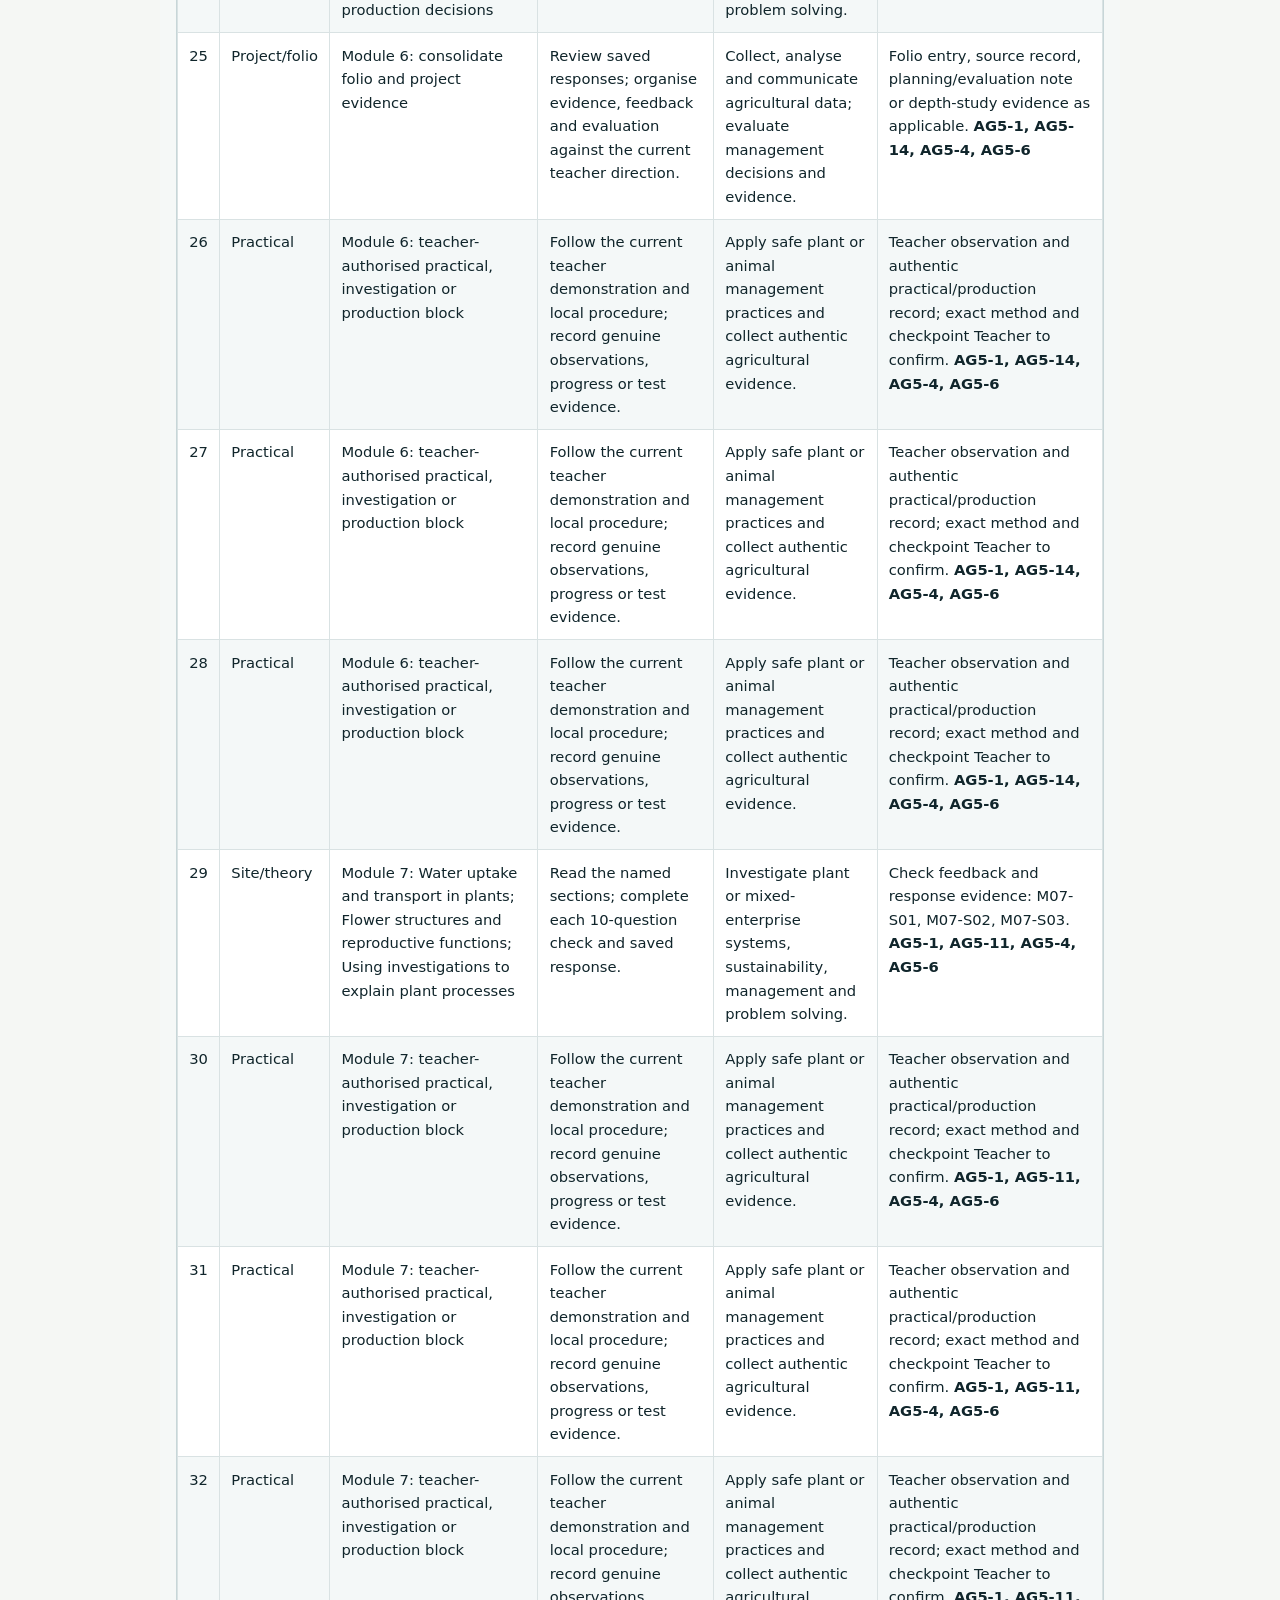
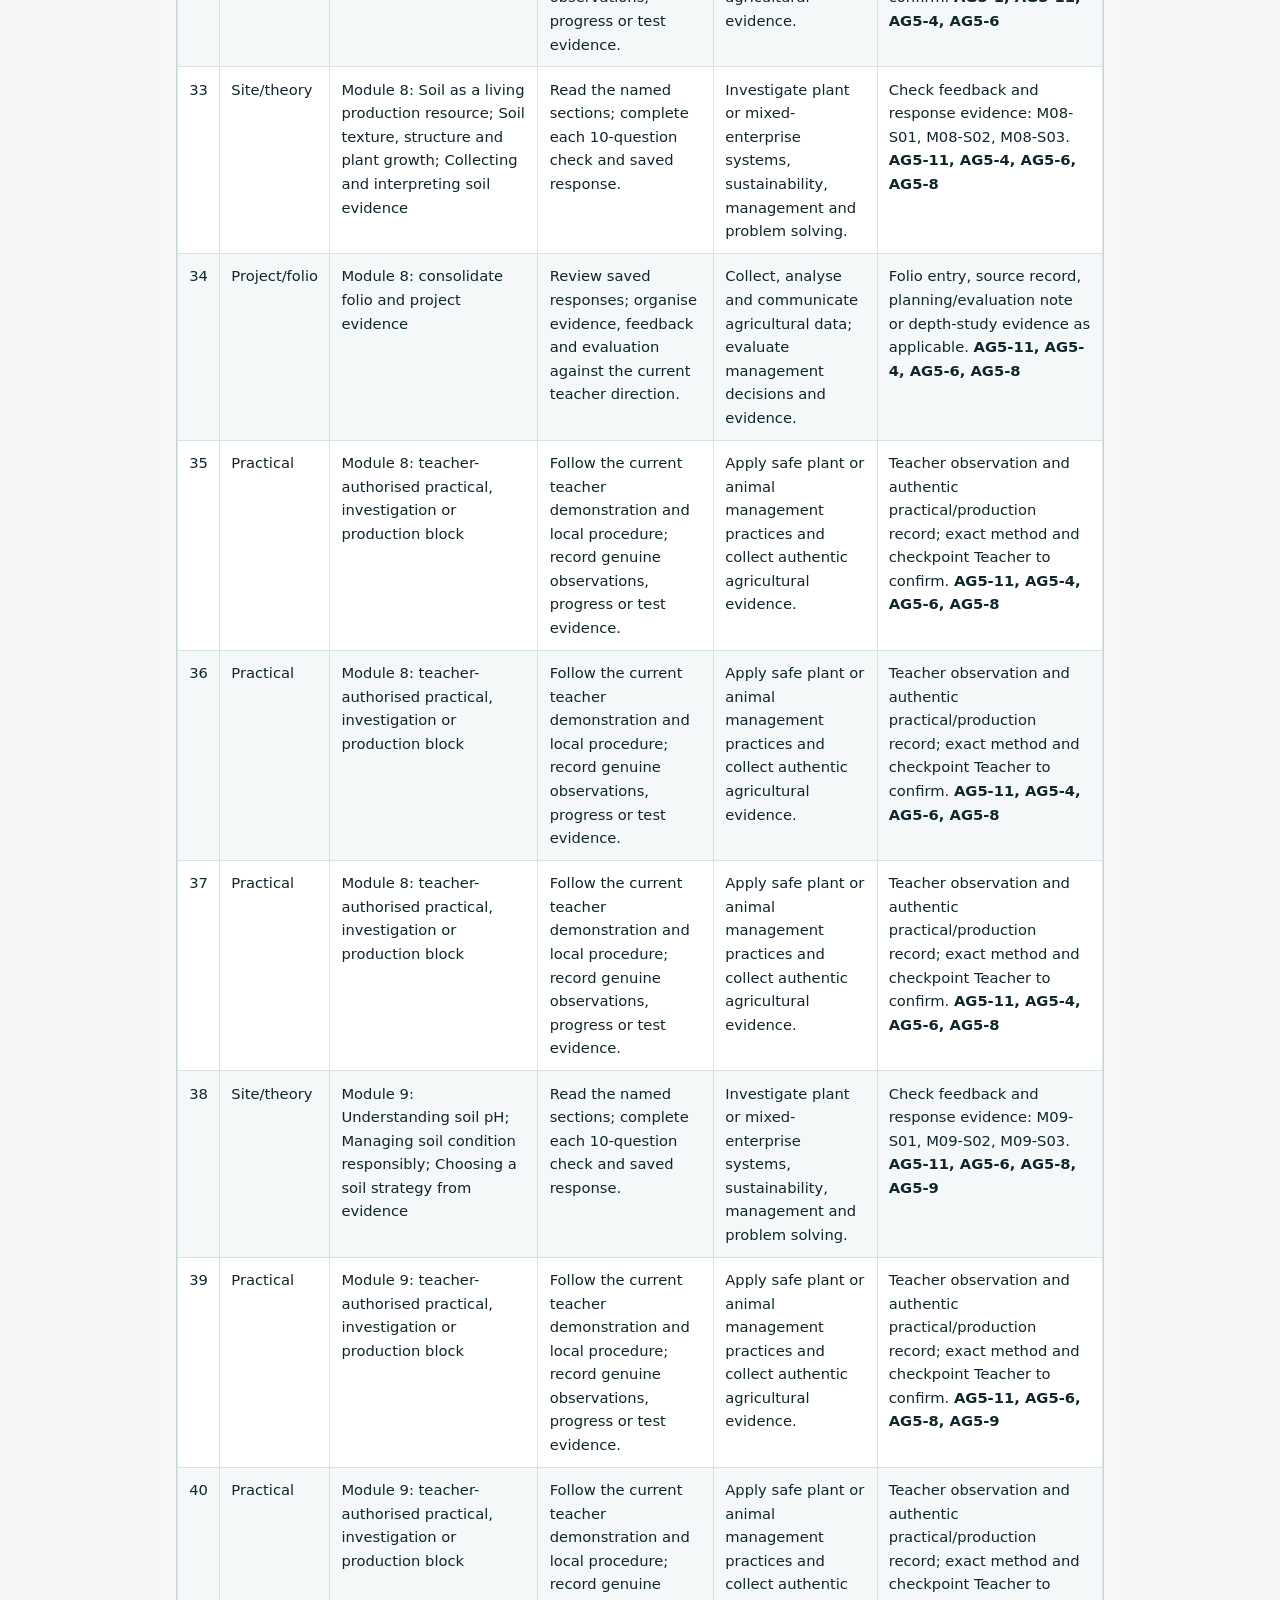
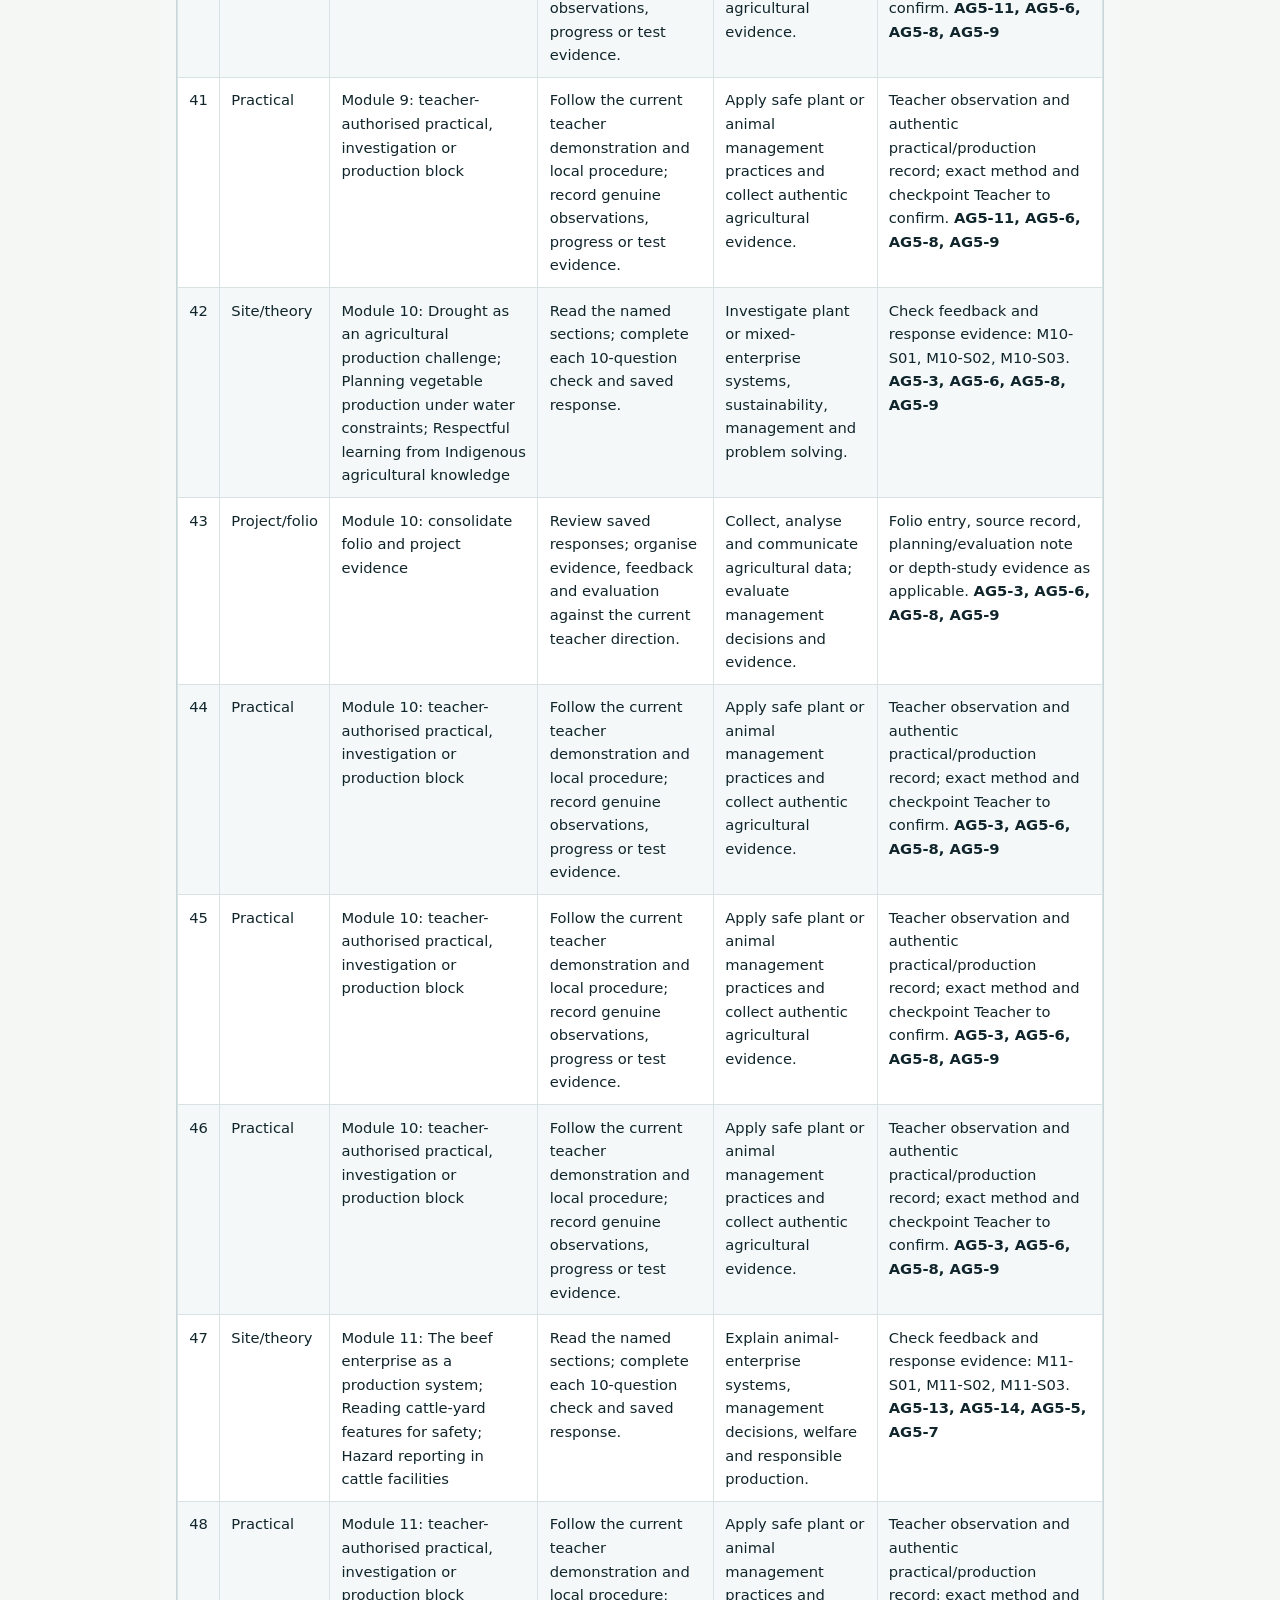
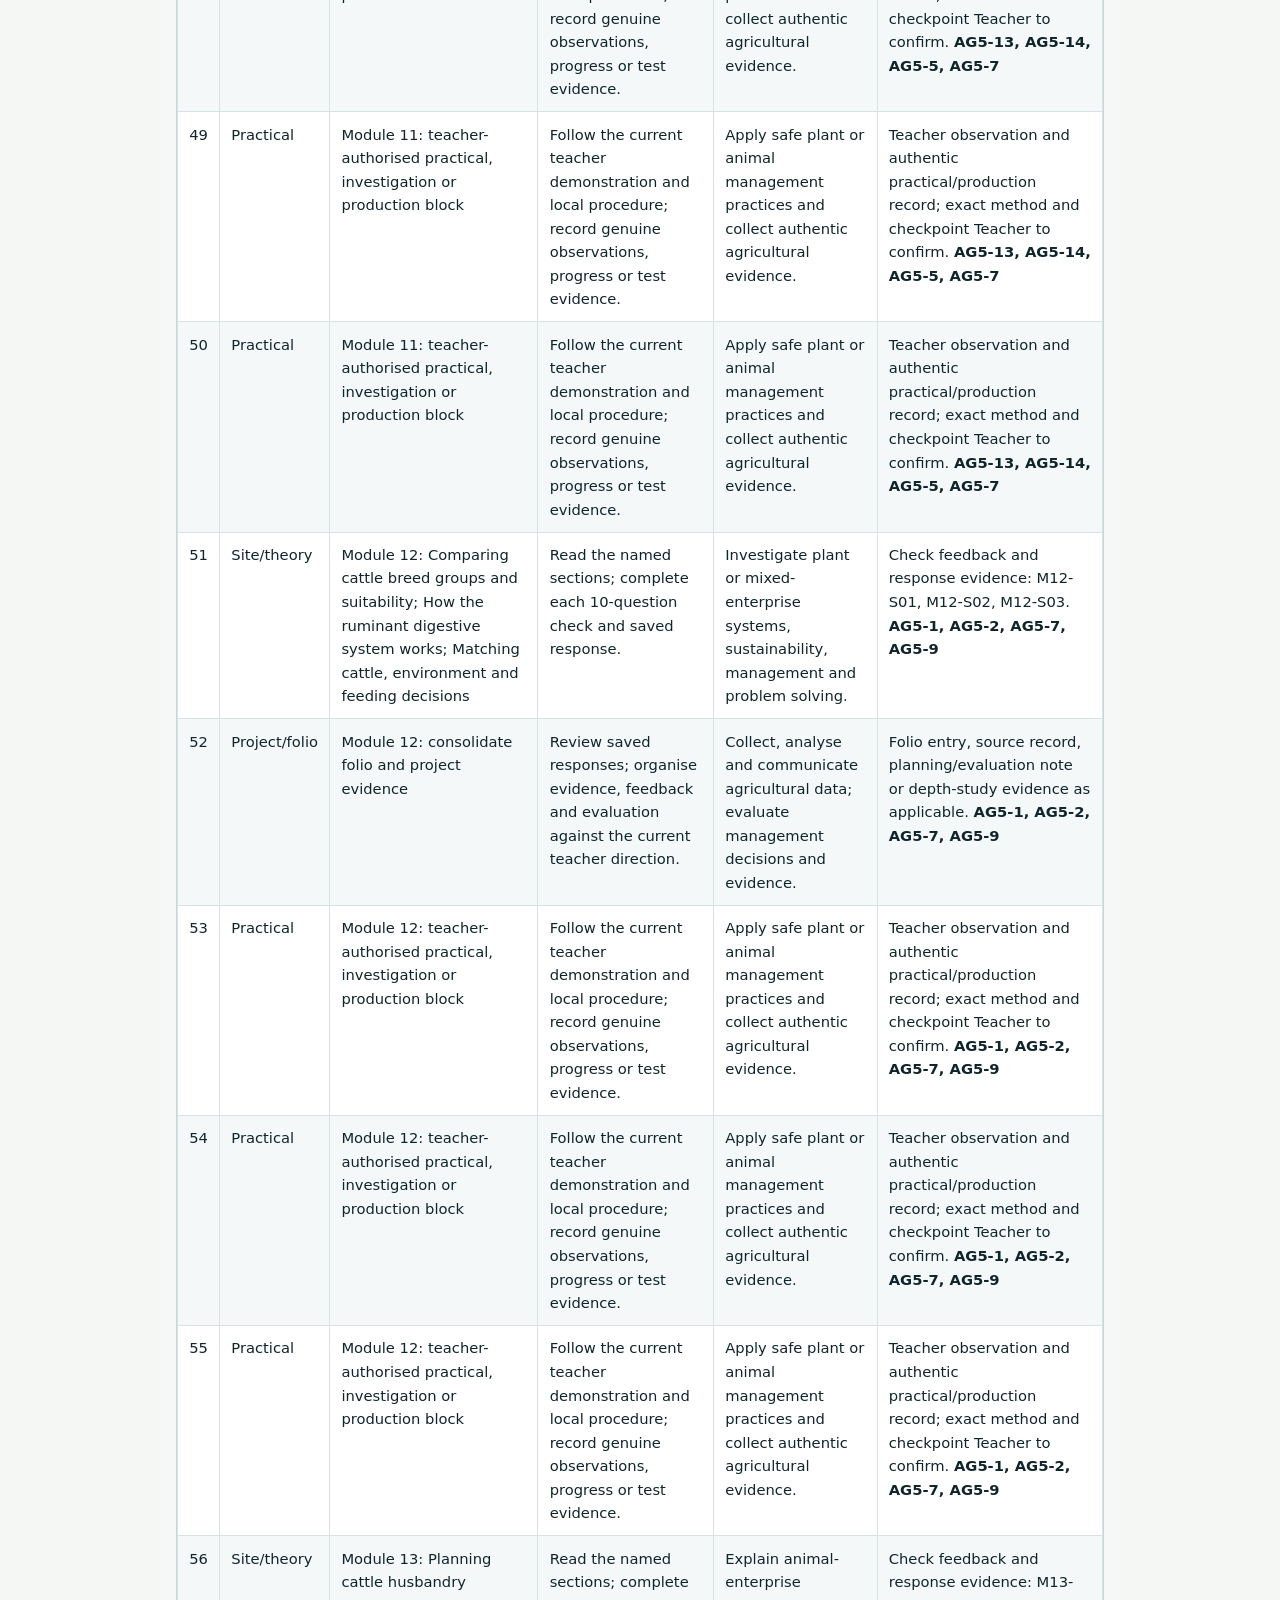
<file: teacher-resources.html>
<!doctype html>
<html lang="en-AU"><head><meta charset="utf-8"><meta name="viewport" content="width=device-width, initial-scale=1"><meta name="description" content="Verified Year 9 Agriculture teacher program, scope and sequence and assessment resources."><title>Teacher Resources | Year 9 Agriculture</title><link rel="stylesheet" href="guided/course.css?v=20260806"><link rel="stylesheet" href="program-section.css">  <link rel="stylesheet" href="classroom-access.css">
</head>
<body><a class="skip-link" href="#teacher-resources">Skip to Teacher Resources</a><header class="site-header"><div class="nav-wrap"><a class="brand" href="index.html">Year 9 Agriculture</a><nav class="nav-links" aria-label="Course navigation"><a href="https://stevencowell.github.io/Main-Page/" data-main-menu-link>Main Menu</a><a href="index.html#pathway">Modules</a><a href="folio.html">Folio</a><a href="assessment.html">Assessment</a><a href="busy-work/">Busy Work</a><a href="youtube-library/">YouTube</a><a href="plans.html">Plans</a><a href="teacher-resources.html" aria-current="page" data-teacher-resources-link>Teacher Resources</a></nav></div></header>
<section class="module-hero"><div class="module-hero-inner"><p class="eyebrow">Teacher Resources</p><h1>Program, scope and sequence and source documents</h1><p>These verified 2026 teacher-controlled sources guide the course sequence. Current teacher directions and formal task documents remain the authority.</p></div></section>
<main id="teacher-resources" class="module-main">
<!-- COURSE-CLASSROOM-ACCESS-START -->
<section class="classroom-access" id="classroom-access" aria-labelledby="classroom-access-title">
  <h2 id="classroom-access-title">Year 9 Agriculture Classroom</h2>
  <p>Teacher access: learning posts are saved as drafts and are not yet published for students.</p>
  <div class="classroom-access__actions"><a href="https://classroom.google.com/c/ODczNzUxNTg4OTE5">Open Year 9 Agriculture Classroom (teacher drafts)</a><a href="https://stevencowell.github.io/Main-Page/classroom-library/">Browse all Classrooms</a></div>
  <p>Classroom access depends on your existing account and enrolment. Opening a link does not enrol you, publish drafts or submit work saved on this website.</p>
</section>
<!-- COURSE-CLASSROOM-ACCESS-END -->
<section class="card"><h2>2026 scope and sequence</h2><p>Use the whole-year scope and sequence to confirm timing, content and assessment before changing the course pathway.</p><p><a class="btn" href="https://docs.google.com/document/d/1E9W6CKn6LCyYBm2Z58I0YYJpXAXtBBhuRtvrmZA5rRM/edit" target="_blank" rel="noopener">Open 2026 Scope and Sequence ↗</a></p></section><section class="card"><h2>2026 teaching programs</h2><p>The authorised Programs folder contains the current term programs and supporting teacher resources. Use the source document for local practical requirements rather than this website.</p><p><a class="btn ghost" href="https://drive.google.com/drive/folders/16MxIJIs5yHIGjy6Ril4e7HSXttD4zGcT" target="_blank" rel="noopener">Open 2026 Programs ↗</a></p></section><section class="card"><h2>Assessment and source folder</h2><p>The assessment schedule and formal task documents are teacher-controlled. Use the formal documents if any source wording conflicts with the public course summary.</p><div class="button-row"><a class="btn ghost" href="https://docs.google.com/document/d/1Zkbvr9bSShgMyck4-9ZKDEvHZfvuAA8qnQJNgGsc82s/edit" target="_blank" rel="noopener">Open 2026 assessment schedule ↗</a><a class="btn ghost" href="https://drive.google.com/drive/folders/10mHDdI_CtR1BJ5OiUB0ZM4x-bK5646Wj" target="_blank" rel="noopener">Open authorised source folder ↗</a></div></section>
<section class="teacher-program-section" id="complete-teaching-program"><div class="wrap"><p class="eyebrow">2027 network program</p><h2>Year 9 Agriculture — 95-period program v2.0</h2><p>This teacher program is aligned to the <a href="https://curriculum.nsw.edu.au/learning-areas/tas/agriculture-technology-7-10-2024/overview/course" target="_blank" rel="noopener"><strong>Agriculture Technology 7–10 Syllabus (2024)</strong></a>, mandatory for delivery from 2027. It preserves the current website sequence while using the AGT5 outcome family and exact official content.</p><div class="button-row"><a class="button primary btn" href="resources/teacher/Year-9-Agriculture-95-Period-Teaching-Program-v2.0-Network-Benchmark.pdf" target="_blank" rel="noopener">Open current PDF program</a><a class="button secondary btn ghost" href="resources/teacher/Year-9-Agriculture-95-Period-Teaching-Program-v2.0-Network-Benchmark.docx" download>Download editable Word program</a><a class="button secondary btn ghost" href="resources/teacher/Year-9-Agriculture-95-Period-Alignment-Manifest-v2.0.json" target="_blank" rel="noopener">Open alignment manifest</a></div><h3>Program control</h3><div class="program-table-wrap"><table class="program-table"><tbody><tr><th>Course</th><td>Stage 5 Agriculture Technology — 200-hour sequence component</td></tr><tr><th>Selected syllabus</th><td>Agriculture Technology 7–10 Syllabus (2024)</td></tr><tr><th>Implementation</th><td>Mandatory from 2027</td></tr><tr><th>Delivery model</th><td>2027; 38 weeks; 95 periods</td></tr><tr><th>Lesson balance</th><td>Site/theory: 29, Project/folio: 10, Practical: 56</td></tr><tr><th>Status</th><td>Local v2.0 network benchmark; faculty approval remains Teacher to confirm</td></tr></tbody></table></div></div></section>
<section class="teacher-program-section" id="family-master-program"><div class="wrap"><p class="eyebrow">Agriculture Technology family</p><h2>Stage 5 200-hour master program and coverage records</h2><p>The master combines the Year 9 and Year 10 sequences. All 88 official content statements are allocated, including 32 planned overlays and 10 master-assurance items that still require delivery evidence and faculty confirmation.</p><div class="button-row"><a class="button primary btn" href="resources/teacher/agriculture-technology-family/Stage-5-Agriculture-Technology-200-Hour-Master-Teaching-Program-v2.0-Network-Benchmark.pdf" target="_blank" rel="noopener">Open master PDF</a><a class="button secondary btn ghost" href="resources/teacher/agriculture-technology-family/Stage-5-Agriculture-Technology-200-Hour-Master-Teaching-Program-v2.0-Network-Benchmark.docx" download>Download master Word copy</a><a class="button secondary btn ghost" href="resources/teacher/agriculture-technology-family/Stage-5-Agriculture-Technology-200-Hour-Coverage-Record-v2.0.json" target="_blank" rel="noopener">Open full coverage record</a><a class="button secondary btn ghost" href="resources/teacher/agriculture-technology-family/Stage-5-Agriculture-Technology-200-Hour-Official-Source-Pack-2024.json" target="_blank" rel="noopener">Open official source record</a><a class="button secondary btn ghost" href="resources/teacher/agriculture-technology-family/Stage-5-Agriculture-Technology-200-Hour-Master-Alignment-Manifest-v2.0.json" target="_blank" rel="noopener">Open master manifest</a><a class="button secondary btn ghost" href="resources/teacher/agriculture-technology-family/Stage-5-Agriculture-Technology-200-Hour-Period-Register-v2.0.json" target="_blank" rel="noopener">Open period register</a></div></div></section>
<section class="teacher-program-section" id="legacy-teaching-program">
<div class="wrap"><p class="eyebrow">Archived 2026 website-aligned program</p><h2>Year 9 Agriculture — 95-period AG5 program</h2>
<p>This retained program records the published 2026 website sequence under the Agricultural Technology 7–10 Syllabus (2019). Use the v2.0 program above for delivery from 2027.</p>
<div class="button-row"><a class="button primary btn" href="resources/teacher/Year-9-Agriculture-95-Period-Teaching-Program-v1.0-Website-Complete-10pt.pdf">Open archived PDF program</a><a class="button secondary btn ghost" href="resources/teacher/Year-9-Agriculture-95-Period-Teaching-Program-v1.0-Website-Complete-10pt.docx" download>Download archived Word program</a></div>
<h3>Program control</h3><div class="program-table-wrap"><table class="program-table"><tbody>
<tr><th>Course</th><td>Stage 5 Agricultural Technology elective</td></tr><tr><th>Selected syllabus</th><td>Agricultural Technology 7–10 Syllabus (2019)</td></tr>
<tr><th>Delivery model</th><td>2026; 38 weeks; provisional 5 × 60-minute periods per fortnight; 95 periods. Teacher to confirm.</td></tr>
<tr><th>Lesson balance</th><td>Site/theory: 29, Project/folio: 10, Practical: 56</td></tr><tr><th>Status</th><td>Published to GitHub Pages on 17 August 2026; local approvals remain Teacher to confirm</td></tr></tbody></table></div>
<h3>Selected outcomes</h3><div class="program-table-wrap"><table class="program-table"><thead><tr><th>Outcome</th><th>Exact statement</th></tr></thead><tbody><tr><td><strong>AG5-1</strong></td><td>explains why identified plant species and animal breeds have been used in agricultural enterprises and developed for the Australian environment and/or markets</td></tr><tr><td><strong>AG5-10</strong></td><td>implements and justifies the application of animal welfare guidelines to agricultural practices</td></tr><tr><td><strong>AG5-11</strong></td><td>designs, undertakes, analyses and evaluates experiments and investigates problems in agricultural contexts</td></tr><tr><td><strong>AG5-12</strong></td><td>collects and analyses agricultural data and communicates results using a range of technologies</td></tr><tr><td><strong>AG5-13</strong></td><td>applies Work Health and Safety requirements when using, maintaining and storing chemicals, tools and agricultural machinery</td></tr><tr><td><strong>AG5-14</strong></td><td>demonstrates plant and/or animal management practices safely and in collaboration with others</td></tr><tr><td><strong>AG5-2</strong></td><td>explains the interactions within and between agricultural enterprises and systems</td></tr><tr><td><strong>AG5-3</strong></td><td>explains the interactions within and between the agricultural sector and Australia's economy, culture and society</td></tr><tr><td><strong>AG5-4</strong></td><td>investigates and implements responsible production systems for plant and animal enterprises</td></tr><tr><td><strong>AG5-5</strong></td><td>investigates and applies responsible marketing principles and processes</td></tr><tr><td><strong>AG5-6</strong></td><td>explains and evaluates the impact of management decisions on plant production enterprises</td></tr><tr><td><strong>AG5-7</strong></td><td>explains and evaluates the impact of management decisions on animal production enterprises</td></tr><tr><td><strong>AG5-8</strong></td><td>evaluates the impact of past and current agricultural practices on agricultural sustainability</td></tr><tr><td><strong>AG5-9</strong></td><td>evaluates management practices in terms of profitability, technology, sustainability, social issues and ethics</td></tr></tbody></table></div>
<h3>Full period-by-period sequence</h3><div class="program-table-wrap"><table class="program-table"><thead><tr><th>P</th><th>Type</th><th>Focus</th><th>Teaching and learning</th><th>Syllabus content</th><th>Evidence / outcomes</th></tr></thead><tbody><tr><td>1</td><td>Site/theory</td><td>Module 1: Farm WHS: hazards, controls and shared responsibility; Classifying plants and animals by agricultural purpose; Using safe observations to identify farm enterprises</td><td>Read the named sections; complete each 10-question check and saved response.</td><td>Explain animal-enterprise systems, management decisions, welfare and responsible production.</td><td>Check feedback and response evidence: M01-S01, M01-S02, M01-S03. <strong>AG5-1, AG5-13, AG5-14, AG5-4</strong></td></tr><tr><td>2</td><td>Project/folio</td><td>Module 1: consolidate folio and project evidence</td><td>Review saved responses; organise evidence, feedback and evaluation against the current teacher direction.</td><td>Collect, analyse and communicate agricultural data; evaluate management decisions and evidence.</td><td>Folio entry, source record, planning/evaluation note or depth-study evidence as applicable. <strong>AG5-1, AG5-13, AG5-14, AG5-4</strong></td></tr><tr><td>3</td><td>Practical</td><td>Module 1: teacher-authorised practical, investigation or production block</td><td>Follow the current teacher demonstration and local procedure; record genuine observations, progress or test evidence.</td><td>Apply safe plant or animal management practices and collect authentic agricultural evidence.</td><td>Teacher observation and authentic practical/production record; exact method and checkpoint Teacher to confirm. <strong>AG5-1, AG5-13, AG5-14, AG5-4</strong></td></tr><tr><td>4</td><td>Practical</td><td>Module 1: teacher-authorised practical, investigation or production block</td><td>Follow the current teacher demonstration and local procedure; record genuine observations, progress or test evidence.</td><td>Apply safe plant or animal management practices and collect authentic agricultural evidence.</td><td>Teacher observation and authentic practical/production record; exact method and checkpoint Teacher to confirm. <strong>AG5-1, AG5-13, AG5-14, AG5-4</strong></td></tr><tr><td>5</td><td>Practical</td><td>Module 1: teacher-authorised practical, investigation or production block</td><td>Follow the current teacher demonstration and local procedure; record genuine observations, progress or test evidence.</td><td>Apply safe plant or animal management practices and collect authentic agricultural evidence.</td><td>Teacher observation and authentic practical/production record; exact method and checkpoint Teacher to confirm. <strong>AG5-1, AG5-13, AG5-14, AG5-4</strong></td></tr><tr><td>6</td><td>Site/theory</td><td>Module 2: Climate factors that influence agricultural production; Reading and communicating agricultural climate data; Cultural knowledge and Australian agriculture</td><td>Read the named sections; complete each 10-question check and saved response.</td><td>Investigate plant or mixed-enterprise systems, sustainability, management and problem solving.</td><td>Check feedback and response evidence: M02-S01, M02-S02, M02-S03. <strong>AG5-1, AG5-12, AG5-3, AG5-8</strong></td></tr><tr><td>7</td><td>Project/folio</td><td>Module 2: consolidate folio and project evidence</td><td>Review saved responses; organise evidence, feedback and evaluation against the current teacher direction.</td><td>Collect, analyse and communicate agricultural data; evaluate management decisions and evidence.</td><td>Folio entry, source record, planning/evaluation note or depth-study evidence as applicable. <strong>AG5-1, AG5-12, AG5-3, AG5-8</strong></td></tr><tr><td>8</td><td>Practical</td><td>Module 2: teacher-authorised practical, investigation or production block</td><td>Follow the current teacher demonstration and local procedure; record genuine observations, progress or test evidence.</td><td>Apply safe plant or animal management practices and collect authentic agricultural evidence.</td><td>Teacher observation and authentic practical/production record; exact method and checkpoint Teacher to confirm. <strong>AG5-1, AG5-12, AG5-3, AG5-8</strong></td></tr><tr><td>9</td><td>Practical</td><td>Module 2: teacher-authorised practical, investigation or production block</td><td>Follow the current teacher demonstration and local procedure; record genuine observations, progress or test evidence.</td><td>Apply safe plant or animal management practices and collect authentic agricultural evidence.</td><td>Teacher observation and authentic practical/production record; exact method and checkpoint Teacher to confirm. <strong>AG5-1, AG5-12, AG5-3, AG5-8</strong></td></tr><tr><td>10</td><td>Practical</td><td>Module 2: teacher-authorised practical, investigation or production block</td><td>Follow the current teacher demonstration and local procedure; record genuine observations, progress or test evidence.</td><td>Apply safe plant or animal management practices and collect authentic agricultural evidence.</td><td>Teacher observation and authentic practical/production record; exact method and checkpoint Teacher to confirm. <strong>AG5-1, AG5-12, AG5-3, AG5-8</strong></td></tr><tr><td>11</td><td>Site/theory</td><td>Module 3: Inputs, outputs and connections in agricultural enterprises; Commodity chains from production to market; Agricultural careers and changing technologies</td><td>Read the named sections; complete each 10-question check and saved response.</td><td>Investigate agricultural markets, profitability, technology and relationships with economy and society.</td><td>Check feedback and response evidence: M03-S01, M03-S02, M03-S03. <strong>AG5-12, AG5-2, AG5-3, AG5-5</strong></td></tr><tr><td>12</td><td>Practical</td><td>Module 3: teacher-authorised practical, investigation or production block</td><td>Follow the current teacher demonstration and local procedure; record genuine observations, progress or test evidence.</td><td>Apply safe plant or animal management practices and collect authentic agricultural evidence.</td><td>Teacher observation and authentic practical/production record; exact method and checkpoint Teacher to confirm. <strong>AG5-12, AG5-2, AG5-3, AG5-5</strong></td></tr><tr><td>13</td><td>Practical</td><td>Module 3: teacher-authorised practical, investigation or production block</td><td>Follow the current teacher demonstration and local procedure; record genuine observations, progress or test evidence.</td><td>Apply safe plant or animal management practices and collect authentic agricultural evidence.</td><td>Teacher observation and authentic practical/production record; exact method and checkpoint Teacher to confirm. <strong>AG5-12, AG5-2, AG5-3, AG5-5</strong></td></tr><tr><td>14</td><td>Practical</td><td>Module 3: teacher-authorised practical, investigation or production block</td><td>Follow the current teacher demonstration and local procedure; record genuine observations, progress or test evidence.</td><td>Apply safe plant or animal management practices and collect authentic agricultural evidence.</td><td>Teacher observation and authentic practical/production record; exact method and checkpoint Teacher to confirm. <strong>AG5-12, AG5-2, AG5-3, AG5-5</strong></td></tr><tr><td>15</td><td>Site/theory</td><td>Module 4: Management decisions in plant and animal enterprises; Intensive and extensive production systems; Evaluating a production system using evidence</td><td>Read the named sections; complete each 10-question check and saved response.</td><td>Explain animal-enterprise systems, management decisions, welfare and responsible production.</td><td>Check feedback and response evidence: M04-S01, M04-S02, M04-S03. <strong>AG5-2, AG5-6, AG5-7, AG5-9</strong></td></tr><tr><td>16</td><td>Project/folio</td><td>Module 4: consolidate folio and project evidence</td><td>Review saved responses; organise evidence, feedback and evaluation against the current teacher direction.</td><td>Collect, analyse and communicate agricultural data; evaluate management decisions and evidence.</td><td>Folio entry, source record, planning/evaluation note or depth-study evidence as applicable. <strong>AG5-2, AG5-6, AG5-7, AG5-9</strong></td></tr><tr><td>17</td><td>Practical</td><td>Module 4: teacher-authorised practical, investigation or production block</td><td>Follow the current teacher demonstration and local procedure; record genuine observations, progress or test evidence.</td><td>Apply safe plant or animal management practices and collect authentic agricultural evidence.</td><td>Teacher observation and authentic practical/production record; exact method and checkpoint Teacher to confirm. <strong>AG5-2, AG5-6, AG5-7, AG5-9</strong></td></tr><tr><td>18</td><td>Practical</td><td>Module 4: teacher-authorised practical, investigation or production block</td><td>Follow the current teacher demonstration and local procedure; record genuine observations, progress or test evidence.</td><td>Apply safe plant or animal management practices and collect authentic agricultural evidence.</td><td>Teacher observation and authentic practical/production record; exact method and checkpoint Teacher to confirm. <strong>AG5-2, AG5-6, AG5-7, AG5-9</strong></td></tr><tr><td>19</td><td>Practical</td><td>Module 4: teacher-authorised practical, investigation or production block</td><td>Follow the current teacher demonstration and local procedure; record genuine observations, progress or test evidence.</td><td>Apply safe plant or animal management practices and collect authentic agricultural evidence.</td><td>Teacher observation and authentic practical/production record; exact method and checkpoint Teacher to confirm. <strong>AG5-2, AG5-6, AG5-7, AG5-9</strong></td></tr><tr><td>20</td><td>Site/theory</td><td>Module 5: Investigating an agricultural problem; Reading agricultural chemical labels safely; Risk controls and evidence-based decisions</td><td>Read the named sections; complete each 10-question check and saved response.</td><td>Investigate plant or mixed-enterprise systems, sustainability, management and problem solving.</td><td>Check feedback and response evidence: M05-S01, M05-S02, M05-S03. <strong>AG5-11, AG5-13, AG5-8, AG5-9</strong></td></tr><tr><td>21</td><td>Practical</td><td>Module 5: teacher-authorised practical, investigation or production block</td><td>Follow the current teacher demonstration and local procedure; record genuine observations, progress or test evidence.</td><td>Apply safe plant or animal management practices and collect authentic agricultural evidence.</td><td>Teacher observation and authentic practical/production record; exact method and checkpoint Teacher to confirm. <strong>AG5-11, AG5-13, AG5-8, AG5-9</strong></td></tr><tr><td>22</td><td>Practical</td><td>Module 5: teacher-authorised practical, investigation or production block</td><td>Follow the current teacher demonstration and local procedure; record genuine observations, progress or test evidence.</td><td>Apply safe plant or animal management practices and collect authentic agricultural evidence.</td><td>Teacher observation and authentic practical/production record; exact method and checkpoint Teacher to confirm. <strong>AG5-11, AG5-13, AG5-8, AG5-9</strong></td></tr><tr><td>23</td><td>Practical</td><td>Module 5: teacher-authorised practical, investigation or production block</td><td>Follow the current teacher demonstration and local procedure; record genuine observations, progress or test evidence.</td><td>Apply safe plant or animal management practices and collect authentic agricultural evidence.</td><td>Teacher observation and authentic practical/production record; exact method and checkpoint Teacher to confirm. <strong>AG5-11, AG5-13, AG5-8, AG5-9</strong></td></tr><tr><td>24</td><td>Site/theory</td><td>Module 6: Vegetable production as a managed enterprise; Plant structures and their functions; Linking plant form to vegetable production decisions</td><td>Read the named sections; complete each 10-question check and saved response.</td><td>Investigate plant or mixed-enterprise systems, sustainability, management and problem solving.</td><td>Check feedback and response evidence: M06-S01, M06-S02, M06-S03. <strong>AG5-1, AG5-14, AG5-4, AG5-6</strong></td></tr><tr><td>25</td><td>Project/folio</td><td>Module 6: consolidate folio and project evidence</td><td>Review saved responses; organise evidence, feedback and evaluation against the current teacher direction.</td><td>Collect, analyse and communicate agricultural data; evaluate management decisions and evidence.</td><td>Folio entry, source record, planning/evaluation note or depth-study evidence as applicable. <strong>AG5-1, AG5-14, AG5-4, AG5-6</strong></td></tr><tr><td>26</td><td>Practical</td><td>Module 6: teacher-authorised practical, investigation or production block</td><td>Follow the current teacher demonstration and local procedure; record genuine observations, progress or test evidence.</td><td>Apply safe plant or animal management practices and collect authentic agricultural evidence.</td><td>Teacher observation and authentic practical/production record; exact method and checkpoint Teacher to confirm. <strong>AG5-1, AG5-14, AG5-4, AG5-6</strong></td></tr><tr><td>27</td><td>Practical</td><td>Module 6: teacher-authorised practical, investigation or production block</td><td>Follow the current teacher demonstration and local procedure; record genuine observations, progress or test evidence.</td><td>Apply safe plant or animal management practices and collect authentic agricultural evidence.</td><td>Teacher observation and authentic practical/production record; exact method and checkpoint Teacher to confirm. <strong>AG5-1, AG5-14, AG5-4, AG5-6</strong></td></tr><tr><td>28</td><td>Practical</td><td>Module 6: teacher-authorised practical, investigation or production block</td><td>Follow the current teacher demonstration and local procedure; record genuine observations, progress or test evidence.</td><td>Apply safe plant or animal management practices and collect authentic agricultural evidence.</td><td>Teacher observation and authentic practical/production record; exact method and checkpoint Teacher to confirm. <strong>AG5-1, AG5-14, AG5-4, AG5-6</strong></td></tr><tr><td>29</td><td>Site/theory</td><td>Module 7: Water uptake and transport in plants; Flower structures and reproductive functions; Using investigations to explain plant processes</td><td>Read the named sections; complete each 10-question check and saved response.</td><td>Investigate plant or mixed-enterprise systems, sustainability, management and problem solving.</td><td>Check feedback and response evidence: M07-S01, M07-S02, M07-S03. <strong>AG5-1, AG5-11, AG5-4, AG5-6</strong></td></tr><tr><td>30</td><td>Practical</td><td>Module 7: teacher-authorised practical, investigation or production block</td><td>Follow the current teacher demonstration and local procedure; record genuine observations, progress or test evidence.</td><td>Apply safe plant or animal management practices and collect authentic agricultural evidence.</td><td>Teacher observation and authentic practical/production record; exact method and checkpoint Teacher to confirm. <strong>AG5-1, AG5-11, AG5-4, AG5-6</strong></td></tr><tr><td>31</td><td>Practical</td><td>Module 7: teacher-authorised practical, investigation or production block</td><td>Follow the current teacher demonstration and local procedure; record genuine observations, progress or test evidence.</td><td>Apply safe plant or animal management practices and collect authentic agricultural evidence.</td><td>Teacher observation and authentic practical/production record; exact method and checkpoint Teacher to confirm. <strong>AG5-1, AG5-11, AG5-4, AG5-6</strong></td></tr><tr><td>32</td><td>Practical</td><td>Module 7: teacher-authorised practical, investigation or production block</td><td>Follow the current teacher demonstration and local procedure; record genuine observations, progress or test evidence.</td><td>Apply safe plant or animal management practices and collect authentic agricultural evidence.</td><td>Teacher observation and authentic practical/production record; exact method and checkpoint Teacher to confirm. <strong>AG5-1, AG5-11, AG5-4, AG5-6</strong></td></tr><tr><td>33</td><td>Site/theory</td><td>Module 8: Soil as a living production resource; Soil texture, structure and plant growth; Collecting and interpreting soil evidence</td><td>Read the named sections; complete each 10-question check and saved response.</td><td>Investigate plant or mixed-enterprise systems, sustainability, management and problem solving.</td><td>Check feedback and response evidence: M08-S01, M08-S02, M08-S03. <strong>AG5-11, AG5-4, AG5-6, AG5-8</strong></td></tr><tr><td>34</td><td>Project/folio</td><td>Module 8: consolidate folio and project evidence</td><td>Review saved responses; organise evidence, feedback and evaluation against the current teacher direction.</td><td>Collect, analyse and communicate agricultural data; evaluate management decisions and evidence.</td><td>Folio entry, source record, planning/evaluation note or depth-study evidence as applicable. <strong>AG5-11, AG5-4, AG5-6, AG5-8</strong></td></tr><tr><td>35</td><td>Practical</td><td>Module 8: teacher-authorised practical, investigation or production block</td><td>Follow the current teacher demonstration and local procedure; record genuine observations, progress or test evidence.</td><td>Apply safe plant or animal management practices and collect authentic agricultural evidence.</td><td>Teacher observation and authentic practical/production record; exact method and checkpoint Teacher to confirm. <strong>AG5-11, AG5-4, AG5-6, AG5-8</strong></td></tr><tr><td>36</td><td>Practical</td><td>Module 8: teacher-authorised practical, investigation or production block</td><td>Follow the current teacher demonstration and local procedure; record genuine observations, progress or test evidence.</td><td>Apply safe plant or animal management practices and collect authentic agricultural evidence.</td><td>Teacher observation and authentic practical/production record; exact method and checkpoint Teacher to confirm. <strong>AG5-11, AG5-4, AG5-6, AG5-8</strong></td></tr><tr><td>37</td><td>Practical</td><td>Module 8: teacher-authorised practical, investigation or production block</td><td>Follow the current teacher demonstration and local procedure; record genuine observations, progress or test evidence.</td><td>Apply safe plant or animal management practices and collect authentic agricultural evidence.</td><td>Teacher observation and authentic practical/production record; exact method and checkpoint Teacher to confirm. <strong>AG5-11, AG5-4, AG5-6, AG5-8</strong></td></tr><tr><td>38</td><td>Site/theory</td><td>Module 9: Understanding soil pH; Managing soil condition responsibly; Choosing a soil strategy from evidence</td><td>Read the named sections; complete each 10-question check and saved response.</td><td>Investigate plant or mixed-enterprise systems, sustainability, management and problem solving.</td><td>Check feedback and response evidence: M09-S01, M09-S02, M09-S03. <strong>AG5-11, AG5-6, AG5-8, AG5-9</strong></td></tr><tr><td>39</td><td>Practical</td><td>Module 9: teacher-authorised practical, investigation or production block</td><td>Follow the current teacher demonstration and local procedure; record genuine observations, progress or test evidence.</td><td>Apply safe plant or animal management practices and collect authentic agricultural evidence.</td><td>Teacher observation and authentic practical/production record; exact method and checkpoint Teacher to confirm. <strong>AG5-11, AG5-6, AG5-8, AG5-9</strong></td></tr><tr><td>40</td><td>Practical</td><td>Module 9: teacher-authorised practical, investigation or production block</td><td>Follow the current teacher demonstration and local procedure; record genuine observations, progress or test evidence.</td><td>Apply safe plant or animal management practices and collect authentic agricultural evidence.</td><td>Teacher observation and authentic practical/production record; exact method and checkpoint Teacher to confirm. <strong>AG5-11, AG5-6, AG5-8, AG5-9</strong></td></tr><tr><td>41</td><td>Practical</td><td>Module 9: teacher-authorised practical, investigation or production block</td><td>Follow the current teacher demonstration and local procedure; record genuine observations, progress or test evidence.</td><td>Apply safe plant or animal management practices and collect authentic agricultural evidence.</td><td>Teacher observation and authentic practical/production record; exact method and checkpoint Teacher to confirm. <strong>AG5-11, AG5-6, AG5-8, AG5-9</strong></td></tr><tr><td>42</td><td>Site/theory</td><td>Module 10: Drought as an agricultural production challenge; Planning vegetable production under water constraints; Respectful learning from Indigenous agricultural knowledge</td><td>Read the named sections; complete each 10-question check and saved response.</td><td>Investigate plant or mixed-enterprise systems, sustainability, management and problem solving.</td><td>Check feedback and response evidence: M10-S01, M10-S02, M10-S03. <strong>AG5-3, AG5-6, AG5-8, AG5-9</strong></td></tr><tr><td>43</td><td>Project/folio</td><td>Module 10: consolidate folio and project evidence</td><td>Review saved responses; organise evidence, feedback and evaluation against the current teacher direction.</td><td>Collect, analyse and communicate agricultural data; evaluate management decisions and evidence.</td><td>Folio entry, source record, planning/evaluation note or depth-study evidence as applicable. <strong>AG5-3, AG5-6, AG5-8, AG5-9</strong></td></tr><tr><td>44</td><td>Practical</td><td>Module 10: teacher-authorised practical, investigation or production block</td><td>Follow the current teacher demonstration and local procedure; record genuine observations, progress or test evidence.</td><td>Apply safe plant or animal management practices and collect authentic agricultural evidence.</td><td>Teacher observation and authentic practical/production record; exact method and checkpoint Teacher to confirm. <strong>AG5-3, AG5-6, AG5-8, AG5-9</strong></td></tr><tr><td>45</td><td>Practical</td><td>Module 10: teacher-authorised practical, investigation or production block</td><td>Follow the current teacher demonstration and local procedure; record genuine observations, progress or test evidence.</td><td>Apply safe plant or animal management practices and collect authentic agricultural evidence.</td><td>Teacher observation and authentic practical/production record; exact method and checkpoint Teacher to confirm. <strong>AG5-3, AG5-6, AG5-8, AG5-9</strong></td></tr><tr><td>46</td><td>Practical</td><td>Module 10: teacher-authorised practical, investigation or production block</td><td>Follow the current teacher demonstration and local procedure; record genuine observations, progress or test evidence.</td><td>Apply safe plant or animal management practices and collect authentic agricultural evidence.</td><td>Teacher observation and authentic practical/production record; exact method and checkpoint Teacher to confirm. <strong>AG5-3, AG5-6, AG5-8, AG5-9</strong></td></tr><tr><td>47</td><td>Site/theory</td><td>Module 11: The beef enterprise as a production system; Reading cattle-yard features for safety; Hazard reporting in cattle facilities</td><td>Read the named sections; complete each 10-question check and saved response.</td><td>Explain animal-enterprise systems, management decisions, welfare and responsible production.</td><td>Check feedback and response evidence: M11-S01, M11-S02, M11-S03. <strong>AG5-13, AG5-14, AG5-5, AG5-7</strong></td></tr><tr><td>48</td><td>Practical</td><td>Module 11: teacher-authorised practical, investigation or production block</td><td>Follow the current teacher demonstration and local procedure; record genuine observations, progress or test evidence.</td><td>Apply safe plant or animal management practices and collect authentic agricultural evidence.</td><td>Teacher observation and authentic practical/production record; exact method and checkpoint Teacher to confirm. <strong>AG5-13, AG5-14, AG5-5, AG5-7</strong></td></tr><tr><td>49</td><td>Practical</td><td>Module 11: teacher-authorised practical, investigation or production block</td><td>Follow the current teacher demonstration and local procedure; record genuine observations, progress or test evidence.</td><td>Apply safe plant or animal management practices and collect authentic agricultural evidence.</td><td>Teacher observation and authentic practical/production record; exact method and checkpoint Teacher to confirm. <strong>AG5-13, AG5-14, AG5-5, AG5-7</strong></td></tr><tr><td>50</td><td>Practical</td><td>Module 11: teacher-authorised practical, investigation or production block</td><td>Follow the current teacher demonstration and local procedure; record genuine observations, progress or test evidence.</td><td>Apply safe plant or animal management practices and collect authentic agricultural evidence.</td><td>Teacher observation and authentic practical/production record; exact method and checkpoint Teacher to confirm. <strong>AG5-13, AG5-14, AG5-5, AG5-7</strong></td></tr><tr><td>51</td><td>Site/theory</td><td>Module 12: Comparing cattle breed groups and suitability; How the ruminant digestive system works; Matching cattle, environment and feeding decisions</td><td>Read the named sections; complete each 10-question check and saved response.</td><td>Investigate plant or mixed-enterprise systems, sustainability, management and problem solving.</td><td>Check feedback and response evidence: M12-S01, M12-S02, M12-S03. <strong>AG5-1, AG5-2, AG5-7, AG5-9</strong></td></tr><tr><td>52</td><td>Project/folio</td><td>Module 12: consolidate folio and project evidence</td><td>Review saved responses; organise evidence, feedback and evaluation against the current teacher direction.</td><td>Collect, analyse and communicate agricultural data; evaluate management decisions and evidence.</td><td>Folio entry, source record, planning/evaluation note or depth-study evidence as applicable. <strong>AG5-1, AG5-2, AG5-7, AG5-9</strong></td></tr><tr><td>53</td><td>Practical</td><td>Module 12: teacher-authorised practical, investigation or production block</td><td>Follow the current teacher demonstration and local procedure; record genuine observations, progress or test evidence.</td><td>Apply safe plant or animal management practices and collect authentic agricultural evidence.</td><td>Teacher observation and authentic practical/production record; exact method and checkpoint Teacher to confirm. <strong>AG5-1, AG5-2, AG5-7, AG5-9</strong></td></tr><tr><td>54</td><td>Practical</td><td>Module 12: teacher-authorised practical, investigation or production block</td><td>Follow the current teacher demonstration and local procedure; record genuine observations, progress or test evidence.</td><td>Apply safe plant or animal management practices and collect authentic agricultural evidence.</td><td>Teacher observation and authentic practical/production record; exact method and checkpoint Teacher to confirm. <strong>AG5-1, AG5-2, AG5-7, AG5-9</strong></td></tr><tr><td>55</td><td>Practical</td><td>Module 12: teacher-authorised practical, investigation or production block</td><td>Follow the current teacher demonstration and local procedure; record genuine observations, progress or test evidence.</td><td>Apply safe plant or animal management practices and collect authentic agricultural evidence.</td><td>Teacher observation and authentic practical/production record; exact method and checkpoint Teacher to confirm. <strong>AG5-1, AG5-2, AG5-7, AG5-9</strong></td></tr><tr><td>56</td><td>Site/theory</td><td>Module 13: Planning cattle husbandry operations; Animal welfare and ethical decision-making; Using observations without replacing teacher assessment</td><td>Read the named sections; complete each 10-question check and saved response.</td><td>Explain animal-enterprise systems, management decisions, welfare and responsible production.</td><td>Check feedback and response evidence: M13-S01, M13-S02, M13-S03. <strong>AG5-10, AG5-14, AG5-7, AG5-9</strong></td></tr><tr><td>57</td><td>Practical</td><td>Module 13: teacher-authorised practical, investigation or production block</td><td>Follow the current teacher demonstration and local procedure; record genuine observations, progress or test evidence.</td><td>Apply safe plant or animal management practices and collect authentic agricultural evidence.</td><td>Teacher observation and authentic practical/production record; exact method and checkpoint Teacher to confirm. <strong>AG5-10, AG5-14, AG5-7, AG5-9</strong></td></tr><tr><td>58</td><td>Practical</td><td>Module 13: teacher-authorised practical, investigation or production block</td><td>Follow the current teacher demonstration and local procedure; record genuine observations, progress or test evidence.</td><td>Apply safe plant or animal management practices and collect authentic agricultural evidence.</td><td>Teacher observation and authentic practical/production record; exact method and checkpoint Teacher to confirm. <strong>AG5-10, AG5-14, AG5-7, AG5-9</strong></td></tr><tr><td>59</td><td>Practical</td><td>Module 13: teacher-authorised practical, investigation or production block</td><td>Follow the current teacher demonstration and local procedure; record genuine observations, progress or test evidence.</td><td>Apply safe plant or animal management practices and collect authentic agricultural evidence.</td><td>Teacher observation and authentic practical/production record; exact method and checkpoint Teacher to confirm. <strong>AG5-10, AG5-14, AG5-7, AG5-9</strong></td></tr><tr><td>60</td><td>Site/theory</td><td>Module 14: Traceability in cattle enterprises; Understanding beef market specifications; Communicating a source-backed market pathway</td><td>Read the named sections; complete each 10-question check and saved response.</td><td>Investigate agricultural markets, profitability, technology and relationships with economy and society.</td><td>Check feedback and response evidence: M14-S01, M14-S02, M14-S03. <strong>AG5-12, AG5-13, AG5-5, AG5-9</strong></td></tr><tr><td>61</td><td>Project/folio</td><td>Module 14: consolidate folio and project evidence</td><td>Review saved responses; organise evidence, feedback and evaluation against the current teacher direction.</td><td>Collect, analyse and communicate agricultural data; evaluate management decisions and evidence.</td><td>Folio entry, source record, planning/evaluation note or depth-study evidence as applicable. <strong>AG5-12, AG5-13, AG5-5, AG5-9</strong></td></tr><tr><td>62</td><td>Practical</td><td>Module 14: teacher-authorised practical, investigation or production block</td><td>Follow the current teacher demonstration and local procedure; record genuine observations, progress or test evidence.</td><td>Apply safe plant or animal management practices and collect authentic agricultural evidence.</td><td>Teacher observation and authentic practical/production record; exact method and checkpoint Teacher to confirm. <strong>AG5-12, AG5-13, AG5-5, AG5-9</strong></td></tr><tr><td>63</td><td>Practical</td><td>Module 14: teacher-authorised practical, investigation or production block</td><td>Follow the current teacher demonstration and local procedure; record genuine observations, progress or test evidence.</td><td>Apply safe plant or animal management practices and collect authentic agricultural evidence.</td><td>Teacher observation and authentic practical/production record; exact method and checkpoint Teacher to confirm. <strong>AG5-12, AG5-13, AG5-5, AG5-9</strong></td></tr><tr><td>64</td><td>Practical</td><td>Module 14: teacher-authorised practical, investigation or production block</td><td>Follow the current teacher demonstration and local procedure; record genuine observations, progress or test evidence.</td><td>Apply safe plant or animal management practices and collect authentic agricultural evidence.</td><td>Teacher observation and authentic practical/production record; exact method and checkpoint Teacher to confirm. <strong>AG5-12, AG5-13, AG5-5, AG5-9</strong></td></tr><tr><td>65</td><td>Site/theory</td><td>Module 15: Revenue, costs and profitability in beef enterprises</td><td>Read the named section; complete each 10-question check and saved response.</td><td>Explain animal-enterprise systems, management decisions, welfare and responsible production.</td><td>Check feedback and response evidence: M15-S01. <strong>AG5-12, AG5-3, AG5-5, AG5-9</strong></td></tr><tr><td>66</td><td>Site/theory</td><td>Module 15: Evaluating management decisions with multiple criteria</td><td>Read the named section; complete each 10-question check and saved response.</td><td>Investigate plant or mixed-enterprise systems, sustainability, management and problem solving.</td><td>Check feedback and response evidence: M15-S02. <strong>AG5-12, AG5-3, AG5-5, AG5-9</strong></td></tr><tr><td>67</td><td>Site/theory</td><td>Module 15: Beef careers and enterprise communication</td><td>Read the named section; complete each 10-question check and saved response.</td><td>Investigate agricultural markets, profitability, technology and relationships with economy and society.</td><td>Check feedback and response evidence: M15-S03. <strong>AG5-12, AG5-3, AG5-5, AG5-9</strong></td></tr><tr><td>68</td><td>Practical</td><td>Module 15: teacher-authorised practical, investigation or production block</td><td>Follow the current teacher demonstration and local procedure; record genuine observations, progress or test evidence.</td><td>Apply safe plant or animal management practices and collect authentic agricultural evidence.</td><td>Teacher observation and authentic practical/production record; exact method and checkpoint Teacher to confirm. <strong>AG5-12, AG5-3, AG5-5, AG5-9</strong></td></tr><tr><td>69</td><td>Practical</td><td>Module 15: teacher-authorised practical, investigation or production block</td><td>Follow the current teacher demonstration and local procedure; record genuine observations, progress or test evidence.</td><td>Apply safe plant or animal management practices and collect authentic agricultural evidence.</td><td>Teacher observation and authentic practical/production record; exact method and checkpoint Teacher to confirm. <strong>AG5-12, AG5-3, AG5-5, AG5-9</strong></td></tr><tr><td>70</td><td>Practical</td><td>Module 15: teacher-authorised practical, investigation or production block</td><td>Follow the current teacher demonstration and local procedure; record genuine observations, progress or test evidence.</td><td>Apply safe plant or animal management practices and collect authentic agricultural evidence.</td><td>Teacher observation and authentic practical/production record; exact method and checkpoint Teacher to confirm. <strong>AG5-12, AG5-3, AG5-5, AG5-9</strong></td></tr><tr><td>71</td><td>Site/theory</td><td>Module 16: Poultry enterprises, breeds and external anatomy</td><td>Read the named section; complete each 10-question check and saved response.</td><td>Explain animal-enterprise systems, management decisions, welfare and responsible production.</td><td>Check feedback and response evidence: M16-S01. <strong>AG5-1, AG5-14, AG5-2, AG5-4</strong></td></tr><tr><td>72</td><td>Site/theory</td><td>Module 16: The chicken digestive system</td><td>Read the named section; complete each 10-question check and saved response.</td><td>Investigate plant or mixed-enterprise systems, sustainability, management and problem solving.</td><td>Check feedback and response evidence: M16-S02. <strong>AG5-1, AG5-14, AG5-2, AG5-4</strong></td></tr><tr><td>73</td><td>Site/theory</td><td>Module 16: Using anatomical evidence accurately</td><td>Read the named section; complete each 10-question check and saved response.</td><td>Investigate plant or mixed-enterprise systems, sustainability, management and problem solving.</td><td>Check feedback and response evidence: M16-S03. <strong>AG5-1, AG5-14, AG5-2, AG5-4</strong></td></tr><tr><td>74</td><td>Project/folio</td><td>Module 16: consolidate folio and project evidence</td><td>Review saved responses; organise evidence, feedback and evaluation against the current teacher direction.</td><td>Collect, analyse and communicate agricultural data; evaluate management decisions and evidence.</td><td>Folio entry, source record, planning/evaluation note or depth-study evidence as applicable. <strong>AG5-1, AG5-14, AG5-2, AG5-4</strong></td></tr><tr><td>75</td><td>Practical</td><td>Module 16: teacher-authorised practical, investigation or production block</td><td>Follow the current teacher demonstration and local procedure; record genuine observations, progress or test evidence.</td><td>Apply safe plant or animal management practices and collect authentic agricultural evidence.</td><td>Teacher observation and authentic practical/production record; exact method and checkpoint Teacher to confirm. <strong>AG5-1, AG5-14, AG5-2, AG5-4</strong></td></tr><tr><td>76</td><td>Practical</td><td>Module 16: teacher-authorised practical, investigation or production block</td><td>Follow the current teacher demonstration and local procedure; record genuine observations, progress or test evidence.</td><td>Apply safe plant or animal management practices and collect authentic agricultural evidence.</td><td>Teacher observation and authentic practical/production record; exact method and checkpoint Teacher to confirm. <strong>AG5-1, AG5-14, AG5-2, AG5-4</strong></td></tr><tr><td>77</td><td>Practical</td><td>Module 16: teacher-authorised practical, investigation or production block</td><td>Follow the current teacher demonstration and local procedure; record genuine observations, progress or test evidence.</td><td>Apply safe plant or animal management practices and collect authentic agricultural evidence.</td><td>Teacher observation and authentic practical/production record; exact method and checkpoint Teacher to confirm. <strong>AG5-1, AG5-14, AG5-2, AG5-4</strong></td></tr><tr><td>78</td><td>Site/theory</td><td>Module 17: Nutrients and poultry life stages</td><td>Read the named section; complete each 10-question check and saved response.</td><td>Explain animal-enterprise systems, management decisions, welfare and responsible production.</td><td>Check feedback and response evidence: M17-S01. <strong>AG5-1, AG5-2, AG5-4, AG5-9</strong></td></tr><tr><td>79</td><td>Site/theory</td><td>Module 17: Hen reproductive anatomy and egg formation</td><td>Read the named section; complete each 10-question check and saved response.</td><td>Investigate plant or mixed-enterprise systems, sustainability, management and problem solving.</td><td>Check feedback and response evidence: M17-S02. <strong>AG5-1, AG5-2, AG5-4, AG5-9</strong></td></tr><tr><td>80</td><td>Site/theory</td><td>Module 17: Evaluating claims about poultry feed and production</td><td>Read the named section; complete each 10-question check and saved response.</td><td>Explain animal-enterprise systems, management decisions, welfare and responsible production.</td><td>Check feedback and response evidence: M17-S03. <strong>AG5-1, AG5-2, AG5-4, AG5-9</strong></td></tr><tr><td>81</td><td>Practical</td><td>Module 17: teacher-authorised practical, investigation or production block</td><td>Follow the current teacher demonstration and local procedure; record genuine observations, progress or test evidence.</td><td>Apply safe plant or animal management practices and collect authentic agricultural evidence.</td><td>Teacher observation and authentic practical/production record; exact method and checkpoint Teacher to confirm. <strong>AG5-1, AG5-2, AG5-4, AG5-9</strong></td></tr><tr><td>82</td><td>Practical</td><td>Module 17: teacher-authorised practical, investigation or production block</td><td>Follow the current teacher demonstration and local procedure; record genuine observations, progress or test evidence.</td><td>Apply safe plant or animal management practices and collect authentic agricultural evidence.</td><td>Teacher observation and authentic practical/production record; exact method and checkpoint Teacher to confirm. <strong>AG5-1, AG5-2, AG5-4, AG5-9</strong></td></tr><tr><td>83</td><td>Practical</td><td>Module 17: teacher-authorised practical, investigation or production block</td><td>Follow the current teacher demonstration and local procedure; record genuine observations, progress or test evidence.</td><td>Apply safe plant or animal management practices and collect authentic agricultural evidence.</td><td>Teacher observation and authentic practical/production record; exact method and checkpoint Teacher to confirm. <strong>AG5-1, AG5-2, AG5-4, AG5-9</strong></td></tr><tr><td>84</td><td>Site/theory</td><td>Module 18: Embryonic development and incubation evidence</td><td>Read the named section; complete each 10-question check and saved response.</td><td>Investigate plant or mixed-enterprise systems, sustainability, management and problem solving.</td><td>Check feedback and response evidence: M18-S01. <strong>AG5-13, AG5-14, AG5-2, AG5-4</strong></td></tr><tr><td>85</td><td>Site/theory</td><td>Module 18: Biosecurity pathways in poultry systems</td><td>Read the named section; complete each 10-question check and saved response.</td><td>Explain animal-enterprise systems, management decisions, welfare and responsible production.</td><td>Check feedback and response evidence: M18-S02. <strong>AG5-13, AG5-14, AG5-2, AG5-4</strong></td></tr><tr><td>86</td><td>Site/theory</td><td>Module 18: Recording responsible poultry management</td><td>Read the named section; complete each 10-question check and saved response.</td><td>Explain animal-enterprise systems, management decisions, welfare and responsible production.</td><td>Check feedback and response evidence: M18-S03. <strong>AG5-13, AG5-14, AG5-2, AG5-4</strong></td></tr><tr><td>87</td><td>Project/folio</td><td>Module 18: consolidate folio and project evidence</td><td>Review saved responses; organise evidence, feedback and evaluation against the current teacher direction.</td><td>Collect, analyse and communicate agricultural data; evaluate management decisions and evidence.</td><td>Folio entry, source record, planning/evaluation note or depth-study evidence as applicable. <strong>AG5-13, AG5-14, AG5-2, AG5-4</strong></td></tr><tr><td>88</td><td>Practical</td><td>Module 18: teacher-authorised practical, investigation or production block</td><td>Follow the current teacher demonstration and local procedure; record genuine observations, progress or test evidence.</td><td>Apply safe plant or animal management practices and collect authentic agricultural evidence.</td><td>Teacher observation and authentic practical/production record; exact method and checkpoint Teacher to confirm. <strong>AG5-13, AG5-14, AG5-2, AG5-4</strong></td></tr><tr><td>89</td><td>Practical</td><td>Module 18: teacher-authorised practical, investigation or production block</td><td>Follow the current teacher demonstration and local procedure; record genuine observations, progress or test evidence.</td><td>Apply safe plant or animal management practices and collect authentic agricultural evidence.</td><td>Teacher observation and authentic practical/production record; exact method and checkpoint Teacher to confirm. <strong>AG5-13, AG5-14, AG5-2, AG5-4</strong></td></tr><tr><td>90</td><td>Practical</td><td>Module 18: teacher-authorised practical, investigation or production block</td><td>Follow the current teacher demonstration and local procedure; record genuine observations, progress or test evidence.</td><td>Apply safe plant or animal management practices and collect authentic agricultural evidence.</td><td>Teacher observation and authentic practical/production record; exact method and checkpoint Teacher to confirm. <strong>AG5-13, AG5-14, AG5-2, AG5-4</strong></td></tr><tr><td>91</td><td>Site/theory</td><td>Module 19: Comparing broiler and layer enterprises</td><td>Read the named section; complete each 10-question check and saved response.</td><td>Investigate plant or mixed-enterprise systems, sustainability, management and problem solving.</td><td>Check feedback and response evidence: M19-S01. <strong>AG5-14, AG5-3, AG5-4, AG5-9</strong></td></tr><tr><td>92</td><td>Site/theory</td><td>Module 19: Gross margins as an enterprise tool</td><td>Read the named section; complete each 10-question check and saved response.</td><td>Investigate plant or mixed-enterprise systems, sustainability, management and problem solving.</td><td>Check feedback and response evidence: M19-S02. <strong>AG5-14, AG5-3, AG5-4, AG5-9</strong></td></tr><tr><td>93</td><td>Site/theory</td><td>Module 19: Poultry health observations and final evaluation</td><td>Read the named section; complete each 10-question check and saved response.</td><td>Explain animal-enterprise systems, management decisions, welfare and responsible production.</td><td>Check feedback and response evidence: M19-S03. <strong>AG5-14, AG5-3, AG5-4, AG5-9</strong></td></tr><tr><td>94</td><td>Practical</td><td>Module 19: teacher-authorised practical, investigation or production block</td><td>Follow the current teacher demonstration and local procedure; record genuine observations, progress or test evidence.</td><td>Apply safe plant or animal management practices and collect authentic agricultural evidence.</td><td>Teacher observation and authentic practical/production record; exact method and checkpoint Teacher to confirm. <strong>AG5-14, AG5-3, AG5-4, AG5-9</strong></td></tr><tr><td>95</td><td>Practical</td><td>Module 19: teacher-authorised practical, investigation or production block</td><td>Follow the current teacher demonstration and local procedure; record genuine observations, progress or test evidence.</td><td>Apply safe plant or animal management practices and collect authentic agricultural evidence.</td><td>Teacher observation and authentic practical/production record; exact method and checkpoint Teacher to confirm. <strong>AG5-14, AG5-3, AG5-4, AG5-9</strong></td></tr></tbody></table></div>
<h3>Evidence, feedback and access</h3><ul><li>Use every named knowledge check diagnostically and return students to the exact theory section when required.</li><li>Review saved scaffolded responses, folio entries and authentic practical/investigation evidence.</li><li>Use chunking, read-aloud, reduced-copy, keyboard and print/PDF options where appropriate.</li><li>Device-local autosave is not submission; current submission instructions remain Teacher to confirm.</li></ul>
<h3>Teacher to confirm before use</h3><ol><li>Actual timetable and period placement.</li><li>Every practical/fieldwork method, equipment, quantities, WHS controls, supervision and checkpoint.</li><li>Current assessment status, dates, marks, rubric, adjustments and submission route.</li><li>Faculty review and sign-off before the program is represented as approved.</li></ol></div></section></main><footer>Teacher Resources links to verified 2026 source documents; student-facing course content does not replace local teacher direction.</footer><script src="shared/hub-navigation.js" defer></script></body></html>
</file>
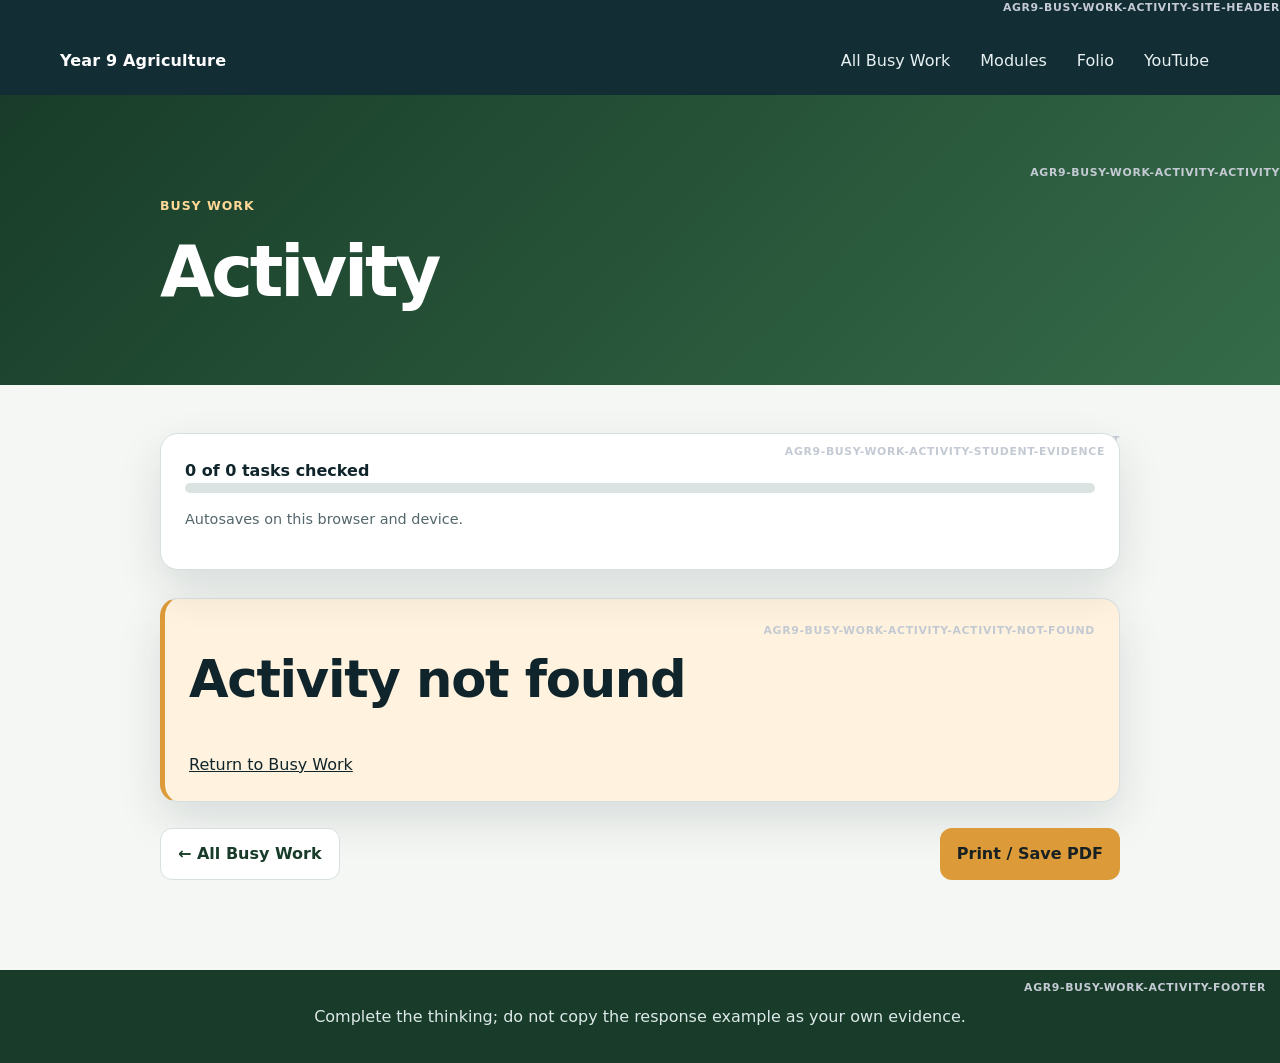
<file: busy-work/activity.html>
<!doctype html><html lang="en-AU"><head><meta charset="utf-8"><meta name="viewport" content="width=device-width,initial-scale=1"><meta name="description" content="Interactive Year 9 Agriculture Busy Work activity."><title>Activity | Year 9 Agriculture</title><link rel="stylesheet" href="../guided/course.css?v=20260805"><link rel="stylesheet" href="style.css?v=20260805"><link rel="stylesheet" href="../section-reference.css?v=20260817a"></head><body><a class="skip-link" href="#activity-content">Skip to activity</a><header class="site-header"><div class="nav-wrap"><a class="brand" href="../index.html">Year 9 Agriculture</a><nav class="nav-links"><a href="index.html">All Busy Work</a><a href="../index.html#pathway">Modules</a><a href="../folio.html">Folio</a><a href="../youtube-library/">YouTube</a></nav></div></header><section class="module-hero"><div class="module-hero-inner"><p class="eyebrow" id="activity-kicker">Busy Work</p><h1 id="activity-title">Activity</h1><p id="activity-summary"></p></div></section><main id="activity-content" class="module-main"><section class="card progress-panel"><strong id="activity-progress">0 of 0 tasks checked</strong><div class="progress-track"><div class="progress-fill" id="activity-progress-fill"></div></div><p class="save-state" id="save-state">Autosaves on this browser and device.</p></section><div id="task-host"></div><nav class="module-nav"><a class="btn ghost" href="index.html">← All Busy Work</a><button class="btn" type="button" onclick="window.print()">Print / Save PDF</button></nav></main><footer>Complete the thinking; do not copy the response example as your own evidence.</footer><script src="data.js"></script><script src="busy.js"></script><script src="../vendor/html2canvas.min.js"></script><script src="../section-reference.js?v=20260817a" data-site-code="AGR9"></script></body></html>
</file>
<file: guided/course.css>
:root {
  --ink: #10252b;
  --muted: #53666b;
  --paper: #f5f7f4;
  --card: #ffffff;
  --steel: #356b48;
  --steel-dark: #183c29;
  --amber: #dc9a38;
  --amber-pale: #fff3df;
  --line: #d7e0df;
  --success: #26704b;
  --danger: #a33a32;
  --shadow: 0 18px 45px rgba(12, 37, 43, 0.12);
  --radius: 18px;
}

* { box-sizing: border-box; }
html { scroll-behavior: smooth; }
body {
  margin: 0;
  overflow-x: hidden;
  color: var(--ink);
  background: var(--paper);
  font-family: Inter, ui-sans-serif, system-ui, -apple-system, BlinkMacSystemFont, "Segoe UI", sans-serif;
  line-height: 1.6;
}
.skip-link { position: fixed; top: 8px; left: 8px; z-index: 1000; transform: translateY(-180%); padding: 9px 13px; border-radius: 8px; background: white; color: var(--ink); font-weight: 750; }
.skip-link:focus { transform: translateY(0); }
a { color: inherit; }
img { max-width: 100%; display: block; }
button, input, textarea, select { font: inherit; }

.site-header {
  position: sticky;
  top: 0;
  z-index: 20;
  background: rgba(9, 37, 44, 0.96);
  color: white;
  backdrop-filter: blur(12px);
}
.nav-wrap {
  width: min(1160px, calc(100% - 32px));
  min-height: 68px;
  margin: 0 auto;
  display: flex;
  flex-wrap: wrap;
  align-items: center;
  justify-content: space-between;
  gap: 20px;
}
.brand { font-weight: 850; text-decoration: none; letter-spacing: .01em; }
.nav-links { display: flex; flex-wrap: wrap; max-width: 100%; gap: 8px; }
.nav-links a {
  padding: 8px 11px;
  border-radius: 999px;
  text-decoration: none;
  color: #e7f1f2;
}
.nav-links a:hover, .nav-links a:focus-visible { background: rgba(255,255,255,.12); }

.hero { min-height: 570px; color: white; display: grid; align-items: center; background: linear-gradient(135deg, #061c22, #174f5d); }
.sister-hero .hero-inner { display: grid; grid-template-columns: minmax(0, 1.1fr) minmax(300px, .9fr); gap: 34px; align-items: center; }
.hero-showcase { margin: 42px 0; overflow: hidden; border: 1px solid rgba(255,255,255,.24); border-radius: 22px; background: rgba(255,255,255,.08); box-shadow: var(--shadow); }
.hero-showcase img { width: 100%; min-height: 360px; object-fit: cover; }
.hero-showcase figcaption { padding: 12px 16px; color: #e9f1f1; font-size: .84rem; line-height: 1.45; }
.hero-inner, .section, .module-main, .folio-main {
  width: min(1160px, calc(100% - 32px));
  margin-inline: auto;
}
.hero-copy { width: min(630px, 100%); padding: 90px 0 80px; }
.hero-copy, .module-hero-inner, .module-main, .folio-main { max-width: calc(100vw - 32px); }
.eyebrow {
  display: inline-flex;
  align-items: center;
  gap: 8px;
  margin: 0 0 16px;
  color: #ffd797;
  font-weight: 850;
  letter-spacing: .08em;
  text-transform: uppercase;
  font-size: .78rem;
}
h1, h2, h3 { line-height: 1.15; margin-top: 0; }
h1 { font-size: clamp(2.7rem, 7vw, 5.5rem); letter-spacing: -.045em; margin-bottom: 18px; }
h2 { font-size: clamp(2rem, 4vw, 3.2rem); letter-spacing: -.025em; }
h3 { font-size: 1.28rem; }
.hero p { font-size: clamp(1.05rem, 2vw, 1.3rem); color: #e9f1f1; }
.hero-actions, .button-row { display: flex; flex-wrap: wrap; gap: 12px; margin-top: 28px; }
.btn {
  border: 0;
  border-radius: 12px;
  padding: 12px 17px;
  background: var(--amber);
  color: #172022;
  font-weight: 850;
  text-decoration: none;
  cursor: pointer;
}
.btn:hover, .btn:focus-visible { filter: brightness(1.05); transform: translateY(-1px); }
.btn.secondary { color: white; background: rgba(255,255,255,.13); border: 1px solid rgba(255,255,255,.3); }
.btn.ghost { background: white; border: 1px solid var(--line); color: var(--steel-dark); }

.section { padding: 84px 0; }
.section.tint { width: 100%; max-width: none; background: #e9efed; }
.section.tint > .section-inner { width: min(1160px, calc(100% - 32px)); margin: auto; }
.section-intro { max-width: 760px; color: var(--muted); font-size: 1.08rem; }
.grid { display: grid; gap: 20px; }
.grid.three { grid-template-columns: repeat(3, minmax(0, 1fr)); }
.grid.two { grid-template-columns: repeat(2, minmax(0, 1fr)); }
.card {
  background: var(--card);
  border: 1px solid var(--line);
  border-radius: var(--radius);
  padding: 24px;
  box-shadow: var(--shadow);
}
.module-card { position: relative; display: flex; flex-direction: column; min-height: 295px; }
.module-card .stage { color: var(--steel); font-size: .82rem; font-weight: 900; text-transform: uppercase; letter-spacing: .08em; }
.module-card p { color: var(--muted); }
.module-card .module-link { margin-top: auto; font-weight: 850; color: var(--steel); }
.status-pill {
  display: inline-flex;
  width: fit-content;
  padding: 5px 10px;
  border-radius: 999px;
  background: #e2eee8;
  color: var(--success);
  font-size: .78rem;
  font-weight: 850;
}
.outcome-list { list-style: none; padding: 0; display: grid; gap: 10px; }
.outcome-list li { border-left: 4px solid var(--amber); padding: 8px 0 8px 14px; }
.resource-card a { color: var(--steel); font-weight: 800; }
.pending { border-left: 5px solid var(--amber); background: var(--amber-pale); }
.evidence-boundary { margin-top: 22px; border-left: 5px solid var(--amber); background: var(--amber-pale); }
.top-gap { margin-top: 28px; }
.top-gap-small { margin-top: 22px; }
.module-outcomes, .module-outcome-line { color: var(--muted); font-size: .88rem; }
.module-outcome-line { color: #e1efe5; }
.assessment-table-wrap { overflow-x: auto; }
table { width: 100%; border-collapse: collapse; }
th, td { padding: 12px; border: 1px solid var(--line); text-align: left; vertical-align: top; }
th { background: #e6efe8; color: var(--steel-dark); }
.source-document-preview { position: relative; display: grid; place-items: center; min-height: 280px; background: linear-gradient(145deg, #eef5ee, #d6e5d9); text-decoration: none; }
.document-icon { color: var(--steel); font-size: 5rem; font-weight: 900; }

.module-hero {
  color: white;
  padding: 70px 0 54px;
  background: linear-gradient(135deg, var(--steel-dark), var(--steel));
}
.module-hero-inner { width: min(960px, calc(100% - 32px)); margin: auto; }
.module-hero h1 { font-size: clamp(2.3rem, 6vw, 4.4rem); }
.module-main, .folio-main { width: min(960px, calc(100% - 32px)); padding: 48px 0 90px; }
.progress-panel { margin: -28px auto 28px; position: relative; }
.progress-track { height: 10px; background: #dae3e1; border-radius: 999px; overflow: hidden; }
.progress-fill { height: 100%; width: 0; background: linear-gradient(90deg, var(--amber), #efbb62); transition: width .2s ease; }
.student-grid { display: grid; grid-template-columns: 1fr 1fr; gap: 16px; }
.module-support { display: flex; flex-wrap: wrap; gap: 8px 16px; margin-top: 14px; padding-top: 12px; border-top: 1px solid var(--line); }
.module-support a { color: var(--steel); font-weight: 850; }
label { font-weight: 750; }
input[type="text"], input[type="password"], select, textarea {
  width: 100%;
  margin-top: 6px;
  border: 1px solid #b8c7c5;
  border-radius: 11px;
  padding: 11px 12px;
  background: #fff;
  color: var(--ink);
}
textarea { min-height: 135px; resize: vertical; }
.theory-section { margin-top: 24px; display: flow-root; }
.theory-section p { max-width: 78ch; color: #31484e; text-wrap: pretty; }
.theory-chunk-heading {
  margin: 22px 0 8px;
  padding-left: 11px;
  border-left: 4px solid var(--steel);
  color: var(--steel-dark);
  font-size: 1rem;
  line-height: 1.35;
}
.theory-section li + li { margin-top: 6px; }
.written-evidence { width: 100%; min-width: 0; }
.observation-prompt { margin: 14px 0; padding: 14px 16px; border-left: 4px solid var(--steel); border-radius: 0 10px 10px 0; background: #edf4ef; color: #31484e; }
.clarification-button { min-height: 44px; margin: 2px 0 10px; padding: 8px 12px; border: 1px solid #8aa9a0; border-radius: 9px; background: #f7fbf9; color: var(--ink); font: inherit; font-weight: 750; cursor: pointer; }
.clarification-button:hover { background: #edf4f1; }
.clarification-button:focus-visible { outline: 3px solid #236e5b; outline-offset: 3px; }
.clarification-panel { max-width: 68ch; margin: 0 0 12px; padding: 11px 13px; border-left: 4px solid #3c806e; border-radius: 0 9px 9px 0; background: #edf4f1; overflow-wrap: anywhere; }
.written-evidence textarea {
  display: block;
  width: 100%;
  max-width: none;
  min-width: 0;
  min-height: 175px;
  line-height: 1.55;
  overflow-wrap: break-word;
}
.theory-visual {
  float: right;
  width: min(38%, 360px);
  margin: .25rem 0 1rem 1.35rem;
  padding: .65rem;
  border: 1px solid var(--line);
  border-radius: 14px;
  background: #f5f8f7;
  box-shadow: 0 10px 24px rgba(17, 46, 52, .1);
}
.theory-visual--left { float: left; margin: .25rem 1.35rem 1rem 0; }
.zoomable-infographic { position: relative; display: block; color: white; text-decoration: none; cursor: zoom-in; }
.zoomable-infographic:focus-visible { outline: 4px solid var(--amber); outline-offset: 4px; }
.zoomable-infographic:hover .infographic-open-label,
.zoomable-infographic:focus-visible .infographic-open-label { background: var(--amber); color: #172022; }
.infographic-open-label {
  position: absolute;
  right: 10px;
  bottom: 10px;
  z-index: 2;
  padding: 6px 10px;
  border-radius: 999px;
  background: rgba(6, 28, 34, .9);
  color: white;
  font-size: .78rem;
  font-weight: 850;
  line-height: 1.2;
  box-shadow: 0 4px 14px rgba(0, 0, 0, .24);
}
.theory-visual__image {
  width: 100%;
  aspect-ratio: 16 / 9;
  border-radius: 9px;
  background-repeat: no-repeat;
  background-size: cover;
  background-position: center;
  background-color: var(--ink);
}
.theory-visual figcaption { margin-top: .6rem; color: var(--muted); font-size: .82rem; line-height: 1.4; }
.tool-photo-gallery { clear: both; display: grid; grid-template-columns: repeat(auto-fit, minmax(180px, 1fr)); gap: 14px; margin: 24px 0; }
.tool-photo-card { min-width: 0; margin: 0; padding: 10px; border: 1px solid var(--line); border-radius: 13px; background: #f5f8f7; }
.tool-photo-link { border-radius: 9px; overflow: hidden; background: #e7eceb; }
.tool-photo-link img { width: 100%; aspect-ratio: 4 / 3; object-fit: contain; background: #f3f5f4; }
.tool-photo-card figcaption { margin-top: 9px; color: var(--muted); font-size: .82rem; line-height: 1.45; }
.tool-photo-credit { display: block; margin-top: 5px; font-size: .76rem; }
.tool-photo-credit a { color: var(--steel-dark); font-weight: 750; }
.plan-guidance { clear: both; margin: 30px 0 8px; padding-top: 26px; border-top: 2px solid var(--line); }
.plan-guidance > h3 { font-size: clamp(1.45rem, 3vw, 2rem); }
.plan-guidance > h4 { margin: 20px 0 8px; color: var(--steel-dark); }
.plan-sheet-gallery { display: grid; grid-template-columns: repeat(2, minmax(0, 1fr)); gap: 16px; margin-top: 24px; }
.plan-sheet-card { min-width: 0; margin: 0; padding: 11px; border: 1px solid var(--line); border-radius: 14px; background: #f5f8f7; }
.plan-preview-link { overflow: hidden; border: 1px solid #c7d1d0; border-radius: 10px; background: white; }
.plan-preview-link img { width: 100%; aspect-ratio: 1.45 / 1; object-fit: contain; background: white; }
.plan-document-placeholder { display: grid; place-items: center; width: 100%; aspect-ratio: 1.45 / 1; padding: 24px; background: linear-gradient(145deg, #eef5ee, #d6e5d9); color: var(--steel-dark); font-size: 1.2rem; font-weight: 900; text-align: center; }
.plan-sheet-card figcaption { margin-top: 10px; color: var(--muted); font-size: .84rem; line-height: 1.45; }
.plan-sheet-card figcaption > strong, .plan-sheet-card figcaption > span { display: block; }
.plan-sheet-card figcaption > strong { margin-bottom: 4px; color: var(--ink); }
.plan-actions { display: flex !important; flex-wrap: wrap; gap: 8px 12px; margin-top: 10px; }
.plan-open-link, .plan-download-link { color: var(--steel-dark); font-weight: 850; text-underline-offset: 3px; }
.plan-open-link:focus-visible, .plan-download-link:focus-visible { outline: 3px solid var(--amber); outline-offset: 3px; }
.video-learning { clear: both; margin: 30px 0 8px; padding: 22px; border: 1px solid var(--line); border-radius: 16px; background: #f7fbf9; }
.video-learning > h3 { margin: 3px 0 2px; color: var(--ink); font-size: clamp(1.35rem, 3vw, 1.8rem); }
.video-learning__channel { margin: 0 0 16px; color: var(--muted) !important; font-size: .9rem; font-weight: 750; }
.video-learning__grid { display: grid; grid-template-columns: minmax(0, 1.35fr) minmax(240px, .85fr); gap: 18px; align-items: start; }
.video-learning__player { min-width: 0; aspect-ratio: 16 / 9; overflow: hidden; border-radius: 12px; background: #0b1d22; box-shadow: 0 10px 24px rgba(17, 46, 52, .14); }
.video-learning__player iframe { display: block; width: 100%; height: 100%; border: 0; }
.video-learning__notes { min-width: 0; }
.video-learning__notes h4 { margin: 0 0 5px; color: var(--steel-dark); font-size: 1rem; }
.video-learning__notes h4:not(:first-child) { margin-top: 17px; }
.video-learning__notes p { margin: 0; }
.video-learning__fallback { margin: 18px 0 0; padding: 13px 15px; border-left: 4px solid var(--amber); border-radius: 0 10px 10px 0; background: var(--amber-pale); }
.video-learning__actions { display: flex; flex-wrap: wrap; align-items: center; gap: 10px 16px; margin-top: 16px; }
.video-learning__actions > a:not(.btn) { color: var(--steel-dark); font-weight: 850; text-underline-offset: 3px; }
.video-learning__actions > a:focus-visible { outline: 3px solid var(--amber); outline-offset: 3px; }
.video-learning__disclaimer { margin-top: 17px; font-weight: 650; }
.video-learning__source-check { margin: 13px 0 0; color: var(--muted) !important; font-size: .84rem; line-height: 1.45; }
.callout { margin: 20px 0 0; padding: 16px 18px; border-radius: 12px; background: #e6f1f3; border-left: 5px solid var(--steel); font-weight: 750; }
.theory-sources { margin-top: 16px; padding-top: 14px; border-top: 1px solid var(--line); font-size: 0.94rem; }
.theory-sources ul { margin: 7px 0; }
.theory-sources p { margin-bottom: 0; color: var(--muted); }
.check-group { margin-top: 26px; padding: 20px; border: 1px solid var(--line); border-radius: 14px; background: #f8fbfb; }
.check-group[id], #knowledge-checks { scroll-margin-top: 92px; }
.check-group > h3 { margin-top: 4px; color: var(--ink); }
.check-group .check:first-of-type { margin-top: 12px; }
.check h4 { margin-bottom: 12px; color: var(--ink); font-size: 1rem; line-height: 1.45; }
.check { margin-top: 18px; padding-top: 18px; border-top: 1px solid var(--line); }
.option { display: block; margin: 9px 0; font-weight: 500; }
.question-help { margin: 14px 0; }
.hint-toggle, .secondary-hint-toggle {
  border: 0;
  padding: 0;
  background: transparent;
  color: var(--steel);
  font: inherit;
  font-weight: 850;
  text-decoration: underline;
  text-underline-offset: 3px;
  cursor: pointer;
}
.theory-direction {
  margin-top: 10px;
  padding: 13px 15px;
  border-left: 4px solid var(--amber);
  border-radius: 0 10px 10px 0;
  background: var(--amber-pale);
}
.theory-direction > a { display: block; width: fit-content; color: var(--steel-dark); font-weight: 850; }
.secondary-hint-toggle { display: block; margin-top: 10px; font-size: .92rem; }
.theory-reminder { margin-top: 9px; color: #31484e; }
.theory-section:focus-visible { outline: 4px solid var(--amber); outline-offset: 4px; }
.theory-section[id] { scroll-margin-top: 92px; }
.feedback { margin-top: 10px; min-height: 26px; font-weight: 750; }
.feedback.good { color: var(--success); }
.feedback.bad { color: var(--danger); }
.model-feedback { display: none; margin-top: 12px; padding: 14px; background: #edf4f1; border-radius: 10px; }
.model-feedback.open { display: block; }
.completion-box { background: #ecf5f0; border-color: #bad8c8; }
.module-nav { display: flex; justify-content: space-between; gap: 16px; margin-top: 26px; }

.folio-grid { display: grid; grid-template-columns: repeat(2, minmax(0,1fr)); gap: 18px; }
.folio-card { counter-increment: folio; }
.folio-card h2 { font-size: 1.35rem; }
.folio-card h2::before { content: counter(folio, decimal-leading-zero) " "; color: var(--amber); }
.folio-visual {
  display: block;
  aspect-ratio: 16 / 9;
  margin: -4px -4px 18px;
  border: 1px solid var(--line);
  border-radius: 14px;
  background-repeat: no-repeat;
  background-size: cover;
  background-position: center;
  background-color: var(--ink);
}
.folio-main { counter-reset: folio; }
.print-identity { display: none; }
.folio-meta { display: grid; gap: 4px; padding-top: 10px; border-top: 1px solid var(--line); color: var(--muted); font-size: .86rem; }
.folio-meta a { font-weight: 750; }
.folio-visual-caption { margin-top: -10px; color: var(--muted); font-size: .82rem; }
.save-state { color: var(--muted); font-size: .9rem; }
.photo-preview { margin-top: 12px; padding: 12px; border: 1px solid var(--line); border-radius: 12px; background: #f4f7f6; }
.photo-preview img { max-height: 320px; margin: 0 auto; object-fit: contain; }
.import-label { display: inline-flex; align-items: center; }
.import-label input { position: absolute; width: 1px; height: 1px; overflow: hidden; clip: rect(0,0,0,0); }
.evidence-note { color: var(--muted); }
.pathway-break { margin-top: 64px; }

footer { background: var(--steel-dark); color: #dce8e9; padding: 34px 16px; text-align: center; }

@media (max-width: 820px) {
  .sister-hero .hero-inner { grid-template-columns: 1fr; }
  .hero-showcase { margin-top: -30px; }
  .theory-visual, .theory-visual--left { float: none; width: 100%; margin: 1.1rem 0; }
  .video-learning__grid { grid-template-columns: 1fr; }
  .grid.three, .grid.two, .folio-grid { grid-template-columns: 1fr; }
  .nav-wrap { display: grid; grid-template-columns: minmax(0, 1fr); align-items: start; justify-content: stretch; padding: 14px 0; }
  .brand { display: block; width: 100%; }
  .nav-links { display: flex; flex-wrap: nowrap; width: 100%; overflow-x: auto; padding-bottom: 7px; }
  .nav-links a { text-align: center; }
  .hero { min-height: 630px; background-position: 62% center; }
  .hero-copy { padding: 70px 0; }
  .student-grid { grid-template-columns: 1fr; }
}

@media (max-width: 520px) {
  .site-header { position: static; }
  .section { padding: 62px 0; }
  .hero-inner, .section, .module-main, .folio-main { width: calc(100% - 22px); }
  .module-hero-inner { width: calc(100% - 22px); max-width: calc(100vw - 22px); }
  .card { padding: 19px; border-radius: 15px; }
  .module-nav { flex-direction: column; }
  .module-nav .btn { text-align: center; }
  .written-evidence textarea { min-height: 210px; }
  .tool-photo-gallery { grid-template-columns: 1fr; }
  .plan-sheet-gallery { grid-template-columns: 1fr; }
  .video-learning { padding: 16px; }
  .video-learning__actions { align-items: stretch; }
  .video-learning__actions .btn { width: 100%; text-align: center; }
  .nav-links { gap: 5px; }
  .nav-links a { flex: 0 0 auto; padding: 7px 9px; font-size: .9rem; }
}

@media print {
  .site-header, .skip-link, .hero-actions, .button-row, .clarification-button, .question-help, .module-nav, .infographic-open-label, .video-learning__player, footer { display: none !important; }
  body { background: white; font-size: 11pt; }
  .module-hero { color: black; background: white; padding: 20px 0; }
  .module-main, .folio-main { width: 100%; padding: 0; }
  .card { box-shadow: none; break-inside: avoid; border-color: #aaa; }
  #knowledge-checks, .check-group { break-inside: auto; }
  .check { break-inside: avoid; }
  .plan-guidance { break-inside: auto; }
  .plan-sheet-card { break-inside: avoid; box-shadow: none; }
  .plan-preview-link img { max-height: 105mm; }
  .plan-open-link::after { content: " (" attr(href) ")"; font-weight: 400; overflow-wrap: anywhere; }
  .video-learning__actions .btn::after { content: " (" attr(href) ")"; font-weight: 400; overflow-wrap: anywhere; }
  textarea { border: 1px solid #777; min-height: 90px; }
  .model-feedback.open { display: block; }
  .folio-grid { display: block; }
  .folio-page .module-hero, .folio-page .progress-panel { display: none !important; }
  .folio-card { break-before: page; break-inside: avoid; page-break-before: always; font-size: 9pt; }
  .folio-card:first-child { break-before: auto; page-break-before: auto; }
  .folio-card h2 { margin-top: 4px; font-size: 15pt; }
  .folio-card p, .folio-card ul { margin-top: 5px; margin-bottom: 7px; }
  .folio-card details { display: none; }
  .folio-card textarea { min-height: 52px; }
  .folio-visual { max-height: 42mm; margin-bottom: 8px; }
  .print-identity { display: block; margin: 0 0 5px; color: #344; font-size: 8pt; }
  .photo-preview { break-inside: avoid; }
}
</file>
<file: course-family-hero.css>
/* Shared homepage hero geometry for Steve's non-VET course family. */
.course-family-hero {
  --family-hero-height: 600px;
  --family-hero-media-height: 360px;
  display: block !important;
  height: var(--family-hero-height) !important;
  isolation: isolate;
  margin: 0 !important;
  max-width: none !important;
  max-height: var(--family-hero-height) !important;
  min-height: var(--family-hero-height) !important;
  overflow: hidden;
  padding: 0 !important;
  position: relative;
  width: 100% !important;
}

.course-family-hero .course-family-hero-inner {
  align-items: center !important;
  display: grid !important;
  gap: 48px !important;
  grid-template-columns: minmax(0, 1fr) minmax(360px, 440px) !important;
  margin: 0 auto !important;
  max-width: 1240px !important;
  min-height: var(--family-hero-height) !important;
  padding: 56px 40px !important;
  width: calc(100% - 32px) !important;
}

.course-family-hero .hero-copy {
  max-width: 680px !important;
  min-width: 0;
  padding: 0 !important;
  width: 100% !important;
}

.course-family-hero .eyebrow {
  font-size: 0.82rem !important;
  font-weight: 900 !important;
  letter-spacing: 0.14em !important;
  line-height: 1.35 !important;
  margin: 0 0 14px !important;
  text-transform: uppercase;
}

.course-family-hero h1 {
  font-size: clamp(3rem, 5vw, 4.5rem) !important;
  font-weight: 900 !important;
  letter-spacing: -0.045em !important;
  line-height: 1 !important;
  margin: 0 !important;
  max-width: 15ch !important;
  text-wrap: balance;
}

.course-family-hero .hero-subtitle,
.course-family-hero .hero-lede,
.course-family-hero .lede,
.course-family-hero .hero-copy > p:not(.eyebrow) {
  font-size: 1.12rem !important;
  line-height: 1.55 !important;
  margin: 18px 0 0 !important;
  max-width: 58ch !important;
}

.course-family-hero .hero-actions,
.course-family-hero .actions {
  align-items: stretch !important;
  display: grid !important;
  gap: 12px !important;
  grid-template-columns: repeat(2, minmax(0, 1fr)) !important;
  margin: 26px 0 0 !important;
  max-width: 540px !important;
  width: 100% !important;
}

.course-family-hero .hero-actions > a,
.course-family-hero .actions > a {
  align-items: center !important;
  border: 1px solid rgba(255, 255, 255, 0.58) !important;
  border-radius: 12px !important;
  box-shadow: 0 12px 26px rgba(6, 23, 33, 0.14) !important;
  display: flex !important;
  font-size: 0.98rem !important;
  font-weight: 850 !important;
  justify-content: center !important;
  line-height: 1.2 !important;
  margin: 0 !important;
  min-height: 52px !important;
  padding: 13px 16px !important;
  text-align: center !important;
  text-decoration: none !important;
  width: 100% !important;
}

.course-family-hero .hero-actions > a:first-child,
.course-family-hero .actions > a:first-child {
  background: var(--family-action-primary, var(--hero-accent, var(--teal, #f0bd67))) !important;
  color: var(--family-action-primary-ink, #17232b) !important;
}

.course-family-hero .hero-actions > a:nth-child(n + 2),
.course-family-hero .actions > a:nth-child(n + 2) {
  background: rgba(255, 255, 255, 0.96) !important;
  color: var(--family-action-secondary-ink, #102b3d) !important;
}

.course-family-hero .hero-actions > a:nth-child(3),
.course-family-hero .actions > a:nth-child(3) {
  grid-column: 1 / -1;
}

.course-family-hero .hero-actions > a:hover,
.course-family-hero .hero-actions > a:focus-visible,
.course-family-hero .actions > a:hover,
.course-family-hero .actions > a:focus-visible {
  box-shadow: 0 14px 30px rgba(4, 18, 28, 0.24) !important;
  outline: 3px solid rgba(255, 255, 255, 0.58) !important;
  outline-offset: 3px;
  transform: translateY(-2px);
}

.course-family-hero .hero-plan,
.course-family-hero .hero-showcase,
.course-family-hero .hero-media,
.course-family-hero .hero-image,
.course-family-hero .course-family-hero-identity {
  align-self: center !important;
  aspect-ratio: auto !important;
  background: rgba(255, 255, 255, 0.12);
  border: 1px solid rgba(255, 255, 255, 0.28);
  border-radius: 24px !important;
  box-shadow: 0 24px 54px rgba(3, 18, 28, 0.28) !important;
  display: flex !important;
  flex-direction: column;
  height: var(--family-hero-media-height) !important;
  margin: 0 !important;
  max-height: var(--family-hero-media-height) !important;
  max-width: none !important;
  min-height: var(--family-hero-media-height) !important;
  overflow: hidden !important;
  position: relative !important;
  transform: none !important;
  width: 100% !important;
}

.course-family-hero .hero-plan > a:first-child,
.course-family-hero .hero-showcase > a:first-child,
.course-family-hero .hero-media > a:first-child,
.course-family-hero .hero-image > a:first-child {
  display: block;
  flex: 1 1 auto;
  min-height: 0;
  position: relative;
}

.course-family-hero .hero-plan img,
.course-family-hero .hero-showcase img,
.course-family-hero .hero-media img,
.course-family-hero .hero-image img {
  display: block !important;
  flex: 1 1 auto;
  height: 100% !important;
  inset: auto !important;
  margin: 0 !important;
  max-height: none !important;
  max-width: none !important;
  min-height: 0;
  object-fit: cover !important;
  object-position: center !important;
  padding: 0 !important;
  position: static !important;
  width: 100% !important;
}

.course-family-hero .hero-image-contain img {
  object-fit: contain !important;
  padding: 16px !important;
}

.course-family-hero figcaption,
.course-family-hero .hero-image-note {
  background: rgba(7, 19, 27, 0.9) !important;
  bottom: auto !important;
  color: rgba(255, 255, 255, 0.94) !important;
  flex: 0 0 auto;
  font-size: 0.78rem !important;
  left: auto !important;
  line-height: 1.35 !important;
  margin: 0 !important;
  padding: 10px 14px !important;
  position: static !important;
  right: auto !important;
}

.course-family-hero .course-family-hero-identity {
  align-items: center;
  background: linear-gradient(145deg, rgba(255, 255, 255, 0.22), rgba(255, 255, 255, 0.08));
  color: #fff;
  justify-content: center;
}

.course-family-hero .course-family-hero-identity span {
  filter: drop-shadow(0 18px 28px rgba(0, 0, 0, 0.25));
  font-size: clamp(7rem, 14vw, 11rem);
  line-height: 1;
}

.course-family-hero .hero-proof {
  display: none !important;
}

.course-family-hero.family-dark-hero {
  background: var(--family-hero-surface) !important;
  color: var(--family-hero-copy, #fff) !important;
}

.course-family-hero.family-dark-hero .eyebrow {
  color: var(--family-hero-eyebrow, #bcebdd) !important;
}

.course-family-hero.family-dark-hero h1 {
  color: var(--family-hero-copy, #fff) !important;
}

.course-family-hero.family-dark-hero .lede,
.course-family-hero.family-dark-hero .hero-copy > p:not(.eyebrow) {
  color: var(--family-hero-muted, rgba(255, 255, 255, 0.9)) !important;
}

@media (max-width: 820px) {
  .course-family-hero {
    height: auto !important;
    max-height: none !important;
    min-height: auto !important;
  }

  .course-family-hero .course-family-hero-inner {
    gap: 28px !important;
    grid-template-columns: minmax(0, 1fr) !important;
    min-height: auto !important;
    padding: 42px 20px 36px !important;
    width: calc(100% - 20px) !important;
  }

  .course-family-hero h1 {
    font-size: clamp(2.55rem, 12vw, 4rem) !important;
    max-width: 100% !important;
  }

  .course-family-hero .hero-actions,
  .course-family-hero .actions {
    grid-template-columns: minmax(0, 1fr) !important;
    max-width: none !important;
  }

  .course-family-hero .hero-actions > a:nth-child(3),
  .course-family-hero .actions > a:nth-child(3) {
    grid-column: auto;
  }

  .course-family-hero .hero-plan,
  .course-family-hero .hero-showcase,
  .course-family-hero .hero-media,
  .course-family-hero .hero-image,
  .course-family-hero .course-family-hero-identity {
    height: 280px !important;
    max-height: 280px !important;
    min-height: 280px !important;
  }
}

@media (max-width: 420px) {
  .course-family-hero .course-family-hero-inner {
    padding-inline: 14px !important;
    width: 100% !important;
  }
}

@media print {
  .course-family-hero .hero-actions,
  .course-family-hero .actions {
    display: none !important;
  }
}
</file>
<file: course-family-intro.css>
.course-family-intro {
  box-sizing: border-box;
  width: min(1120px, calc(100% - 40px));
  margin: 30px auto;
  padding: clamp(28px, 4vw, 46px);
  color: #17324d;
  background: #ffffff;
  border: 1px solid #d4deea;
  border-radius: 16px;
  box-shadow: 0 10px 30px rgba(28, 52, 76, 0.08);
}

.course-family-intro *,
.course-family-intro *::before,
.course-family-intro *::after {
  box-sizing: border-box;
}

.course-family-intro__heading {
  max-width: 780px;
  margin: 0 auto;
  text-align: center;
}

.course-family-intro__eyebrow {
  margin: 0 0 10px;
  color: #0757a0;
  font-size: 0.78rem;
  font-weight: 800;
  letter-spacing: 0.13em;
  line-height: 1.35;
  text-transform: uppercase;
}

.course-family-intro__heading h2,
.course-family-intro__routine-heading h3 {
  color: #073f76;
  font-family: inherit;
  font-weight: 800;
}

.course-family-intro__heading h2 {
  margin: 0;
  font-size: clamp(1.75rem, 3.1vw, 2.35rem);
  line-height: 1.15;
}

.course-family-intro__lede {
  max-width: 720px;
  margin: 14px auto 0;
  color: #40546b;
  font-size: 1rem;
  line-height: 1.7;
}

.course-family-intro__routine {
  margin-top: 28px;
  padding-top: 26px;
  border-top: 1px solid #d8e1eb;
}

.course-family-intro__routine-heading {
  max-width: 900px;
  margin-bottom: 18px;
}

.course-family-intro__routine-heading h3 {
  margin: 0;
  font-size: clamp(1.35rem, 2.3vw, 1.75rem);
  line-height: 1.25;
}

.course-family-intro__routine-heading > p:last-child {
  margin: 10px 0 0;
  color: #4b6077;
  line-height: 1.65;
}

.course-family-intro__cards {
  display: grid;
  grid-template-columns: repeat(4, minmax(0, 1fr));
  gap: 12px;
  align-items: stretch;
}

.course-family-intro__card {
  min-width: 0;
  min-height: 150px;
  padding: 17px 16px;
  background: #f7f9fc;
  border: 1px solid #d3deea;
  border-radius: 11px;
}

.course-family-intro__card h4 {
  margin: 0 0 8px;
  color: #073f76;
  font-size: 1rem;
  font-weight: 800;
  line-height: 1.35;
}

.course-family-intro__card p {
  margin: 0;
  color: #40546b;
  font-size: 0.92rem;
  line-height: 1.6;
}

.course-family-intro__evidence,
.course-family-intro__boundary {
  margin: 16px 0 0;
  padding: 15px 16px;
  border-radius: 10px;
  line-height: 1.6;
}

.course-family-intro__evidence {
  color: #3d2a00;
  background: #fff6dc;
  border: 1px solid #eac66a;
}

.course-family-intro__boundary {
  color: #4b3a16;
  background: #fbf8ef;
  border: 1px solid #ddd2b8;
}

.course-family-intro--vet {
  border-top: 5px solid #0e5c6c;
  border-radius: 10px;
  box-shadow: 0 8px 24px rgba(20, 54, 63, 0.08);
}

.course-family-intro--vet .course-family-intro__eyebrow,
.course-family-intro--vet .course-family-intro__heading h2,
.course-family-intro--vet .course-family-intro__routine-heading h3,
.course-family-intro--vet .course-family-intro__card h4 {
  color: #0b5261;
}

.course-family-intro--vet .course-family-intro__card {
  background: #f3f8f9;
  border-color: #c8dcdf;
}

.course-family-intro--vet .course-family-intro__evidence {
  color: #183b43;
  background: #eaf5f6;
  border-color: #abd0d5;
}

@media (max-width: 900px) {
  .course-family-intro__cards {
    grid-template-columns: repeat(2, minmax(0, 1fr));
  }
}

@media (max-width: 560px) {
  .course-family-intro {
    width: min(100% - 24px, 1120px);
    margin: 18px auto;
    padding: 24px 18px;
    border-radius: 13px;
  }

  .course-family-intro__cards {
    grid-template-columns: 1fr;
  }

  .course-family-intro__card {
    min-height: 0;
  }
}
</file>
<file: module-pathway.css>
/* Task 33E: calm, compact module-pathway cards for non-VET course homes. */
:where(.week-grid, .module-grid, .module-map, #module-grid, [data-module-grid], #pathway .grid) {
  counter-reset: module-pathway;
  display: grid !important;
  grid-template-columns: repeat(2, minmax(0, 1fr)) !important;
  gap: 14px 16px !important;
  align-items: stretch !important;
  margin-top: 24px !important;
  padding: 0 !important;
}

:where(.module-grid, .module-map) > li {
  list-style: none !important;
  margin: 0 !important;
  padding: 0 !important;
}

:where(.week-grid, .module-grid, .module-map, #module-grid, [data-module-grid], #pathway .grid)
  > :where(.week-card, .phase-card, .module-card, .module-tile, article, a),
:where(.module-grid, .module-map) > li > :where(.module-card, .module-tile, a) {
  counter-increment: module-pathway;
  position: relative !important;
  box-sizing: border-box !important;
  display: flex !important;
  flex-direction: column !important;
  justify-content: center !important;
  width: 100% !important;
  height: 148px !important;
  min-height: 148px !important;
  max-height: 148px !important;
  margin: 0 !important;
  padding: 16px 54px 16px 78px !important;
  overflow: hidden !important;
  border: 1px solid color-mix(in srgb, var(--accent, #176a63) 32%, #d6dfdd) !important;
  border-radius: 16px !important;
  background: #fff !important;
  box-shadow: 0 5px 16px rgba(24, 49, 48, 0.06) !important;
  color: var(--ink, #173436) !important;
  text-align: left !important;
  text-decoration: none !important;
  transform: none !important;
}

:where(.week-grid, .module-grid, .module-map, #module-grid, [data-module-grid], #pathway .grid)
  > :where(.week-card, .phase-card, .module-card, .module-tile, article, a)::before,
:where(.module-grid, .module-map) > li > :where(.module-card, .module-tile, a)::before {
  content: counter(module-pathway, decimal-leading-zero);
  position: absolute;
  left: 18px;
  top: 50%;
  display: grid;
  width: 44px;
  height: 44px;
  place-items: center;
  transform: translateY(-50%);
  border-radius: 13px;
  background: var(--ink, #173f4a);
  color: #fff;
  font-size: 0.88rem;
  font-weight: 800;
  line-height: 1;
  letter-spacing: 0.01em;
}

:where(.week-grid, .module-grid, .module-map, #module-grid, [data-module-grid], #pathway .grid)
  > :where(.week-card, .phase-card, .module-card, .module-tile, article, a):hover,
:where(.module-grid, .module-map) > li > :where(.module-card, .module-tile, a):hover {
  border-color: var(--accent, #176a63) !important;
  box-shadow: 0 8px 20px rgba(24, 49, 48, 0.1) !important;
  transform: translateY(-1px) !important;
}

:where(.week-grid, .module-grid, .module-map, #module-grid, [data-module-grid], #pathway .grid)
  :where(.module-number, .phase-number, .number),
.module-grid > li > .module-card > span:first-child {
  display: none !important;
}

:where(.week-grid, .module-grid, .module-map, #module-grid, [data-module-grid], #pathway .grid)
  :where(.stage, .module-stage),
.course-map .module-card > p:first-of-type {
  margin: 0 0 4px !important;
  color: var(--accent, #176a63) !important;
  font-size: 0.76rem !important;
  font-weight: 800 !important;
  line-height: 1.2 !important;
  letter-spacing: 0.01em !important;
  text-transform: none !important;
}

:where(.week-grid, .module-grid, .module-map, #module-grid, [data-module-grid], #pathway .grid)
  :where(h3, strong, .phase-title) {
  display: block;
  margin: 0 0 5px !important;
  color: var(--ink, #173436) !important;
  font-size: 1.02rem !important;
  font-weight: 800 !important;
  line-height: 1.22 !important;
  letter-spacing: 0 !important;
  text-transform: none !important;
}

:where(.week-grid, .module-grid, .module-map, #module-grid, [data-module-grid], #pathway .grid)
  :where(p:not(.module-stage):not(.stage):not(.module-outcomes)) {
  display: -webkit-box;
  margin: 0 !important;
  overflow: hidden;
  color: var(--muted, #4f6262) !important;
  font-size: 0.83rem !important;
  line-height: 1.35 !important;
  -webkit-box-orient: vertical;
  -webkit-line-clamp: 2;
}

:where(.week-grid, .module-grid, .module-map, #module-grid, [data-module-grid], #pathway .grid)
  :where(.topics, .module-outcomes, .status) {
  display: none !important;
}

:where(.week-grid, .module-grid, .module-map, #module-grid, [data-module-grid], #pathway .grid)
  > :where(.week-card, .module-card, article) > a:last-child,
:where(.week-grid, .module-grid, .module-map, #module-grid, [data-module-grid], #pathway .grid)
  > :where(.week-card, .module-card, article) > div > a:last-child {
  position: absolute !important;
  inset: 0 !important;
  z-index: 2;
  display: block !important;
  overflow: hidden;
  color: transparent !important;
  font-size: 0 !important;
  text-decoration: none !important;
}

:where(.week-grid, .module-grid, .module-map, #module-grid, [data-module-grid], #pathway .grid)
  > :where(.week-card, .module-card, article) > a:last-child::after,
:where(.week-grid, .module-grid, .module-map, #module-grid, [data-module-grid], #pathway .grid)
  > :where(.week-card, .module-card, article) > div > a:last-child::after,
:where(.module-grid, .module-map) > :where(a, .phase-card, .module-card, .module-tile)::after,
:where(.module-grid, .module-map) > li > :where(.module-card, .module-tile, a)::after {
  content: "\2192";
  position: absolute;
  right: 18px;
  top: 50%;
  color: var(--accent, #176a63) !important;
  font-size: 1.15rem !important;
  font-weight: 700;
  line-height: 1;
  transform: translateY(-50%);
}

:where(.week-grid, .module-grid, .module-map, #module-grid, [data-module-grid], #pathway .grid)
  > .module-card:has(.status-pill) {
  counter-increment: none;
  padding-left: 20px !important;
}

:where(.week-grid, .module-grid, .module-map, #module-grid, [data-module-grid], #pathway .grid)
  > .module-card:has(.status-pill)::before {
  content: none;
}

@media (max-width: 720px) {
  :where(.week-grid, .module-grid, .module-map, #module-grid, [data-module-grid], #pathway .grid) {
    grid-template-columns: minmax(0, 1fr) !important;
    gap: 12px !important;
  }

  :where(.week-grid, .module-grid, .module-map, #module-grid, [data-module-grid], #pathway .grid)
    > :where(.week-card, .phase-card, .module-card, .module-tile, article, a),
  :where(.module-grid, .module-map) > li > :where(.module-card, .module-tile, a) {
    height: 148px !important;
    min-height: 148px !important;
  max-height: 148px !important;
    padding: 16px 50px 16px 72px !important;
  }

  :where(.week-grid, .module-grid, .module-map, #module-grid, [data-module-grid], #pathway .grid)
    > :where(.week-card, .phase-card, .module-card, .module-tile, article, a)::before,
  :where(.module-grid, .module-map) > li > :where(.module-card, .module-tile, a)::before {
    left: 16px;
    width: 40px;
    height: 40px;
    border-radius: 12px;
  }
}
</file>
<file: front-page-cleanup.css>
/* The course navigation carries the supporting destinations; the entry page keeps orientation and the real module path. */
.hero-showcase figcaption,
.infographic-open-label,
.landing-main > .section:first-child,
.landing-main > .section.tint:not(#outcomes),
#outcomes {
  display: none !important;
}

#pathway .module-link {
  background: transparent !important;
  border: 0 !important;
  border-radius: inherit !important;
  box-shadow: none !important;
}
</file>
<file: classroom-access.css>
/* Scoped course-to-Classroom access links. Existing course styling is preserved. */
.classroom-access{box-sizing:border-box;max-width:1120px;width:calc(100% - 2rem);margin:1.25rem auto;padding:1.25rem 1.5rem;border:1px solid #cbd5e1;border-left:5px solid var(--primary,#215d49);border-radius:12px;background:#f5f8f6;color:#172f29;clear:both}
.classroom-access *{box-sizing:border-box}
.classroom-access h2{margin:0 0 .5rem;font-size:1.3rem;line-height:1.3;color:#172f29}
.classroom-access p{margin:.5rem 0;font-size:1rem;line-height:1.55;color:#334b44;max-width:none}
.classroom-access .classroom-access__actions{display:flex;flex-wrap:wrap;gap:.6rem;margin:.8rem 0 0;padding:0}
.classroom-access .classroom-access__actions a{display:inline-flex;align-items:center;justify-content:center;min-height:44px;max-width:100%;padding:.65rem .9rem;border:1px solid #215d49;border-radius:8px;background:#215d49;color:#fff;font-size:1rem;font-weight:700;line-height:1.35;text-decoration:none;text-align:center;overflow-wrap:anywhere}
.classroom-access .classroom-access__actions a:last-child{background:#fff;color:#215d49}
.classroom-access a:hover{text-decoration:underline}
.classroom-access a:focus-visible{outline:3px solid #b65214;outline-offset:4px}
.classroom-access .classroom-access__courses{display:grid;grid-template-columns:repeat(auto-fit,minmax(min(100%,250px),1fr));gap:.75rem;margin:.8rem 0;padding:0;list-style:none}
.classroom-access .classroom-access__courses li{padding:.8rem;border:1px solid #cbd5e1;border-radius:8px;background:#fff;min-width:0}
.classroom-access .classroom-access__courses a{color:#174f3f;font-weight:750;line-height:1.5;display:inline-block;padding:.3rem 0;min-height:44px}
.classroom-access .classroom-access__courses span{display:block;font-size:.95rem;line-height:1.45;color:#40564f}
@media(max-width:600px){.classroom-access{width:calc(100% - 1.25rem);padding:1rem;margin:1rem auto}.classroom-access .classroom-access__actions{display:grid}.classroom-access .classroom-access__actions a{width:100%}}
</file>
<file: exam/exam.css>
:root{--ink:#17251f;--muted:#59665e;--paper:#fff;--wash:#f2f6f1;--line:#d5dfd7;--brand:#276441;--dark:#173f2a;--accent:#d39b2a;--danger:#a52d2d;--shadow:0 18px 50px rgba(23,63,42,.12)}*{box-sizing:border-box}body{margin:0;color:var(--ink);background:var(--wash);font:16px/1.55 "Segoe UI",Arial,sans-serif}button,input,textarea{font:inherit}a{color:var(--brand)}.shell{width:min(1040px,calc(100% - 32px));margin:auto}header{padding:28px 0 34px;color:#fff;background:linear-gradient(125deg,var(--dark),var(--brand))}header a{color:#fff}header h1{margin:0;font-size:clamp(2rem,5vw,3.4rem);line-height:1.05}header p{max-width:800px;margin:14px 0 0}.kicker{margin:0 0 8px;color:#dceee3;font-size:.78rem;font-weight:800;letter-spacing:.12em;text-transform:uppercase}main{padding-top:28px;padding-bottom:80px}.card{margin-bottom:20px;padding:clamp(20px,4vw,34px);border:1px solid var(--line);border-radius:18px;background:var(--paper);box-shadow:var(--shadow)}.card h2{margin-top:0}.notice-grid,.student-grid{display:grid;grid-template-columns:repeat(2,minmax(0,1fr));gap:14px 22px}.notice-grid>div{padding:12px 0;border-bottom:1px solid var(--line)}.notice-grid span{display:block;color:var(--muted);font-size:.78rem;font-weight:800;text-transform:uppercase}.notice-grid strong{display:block;margin-top:3px}.wide{grid-column:1/-1}.note{padding:14px 16px;border-left:4px solid var(--accent);border-radius:8px;background:#fff7e8}.student-grid label{font-weight:750}.student-grid input,textarea{width:100%;margin-top:6px;padding:10px 12px;border:1px solid #aebbc4;border-radius:9px;color:var(--ink);background:#fff}.student-grid input{min-height:44px}textarea{min-height:126px;resize:vertical}textarea:focus,input:focus,button:focus-visible{outline:3px solid rgba(39,100,65,.28);outline-offset:2px;border-color:var(--brand)}.toolbar{position:sticky;z-index:20;top:0;display:flex;flex-wrap:wrap;align-items:center;gap:10px;margin-bottom:20px;padding:12px;border:1px solid var(--line);border-radius:14px;background:rgba(255,255,255,.96);box-shadow:0 8px 24px rgba(23,63,42,.1)}.progress{flex:1 1 220px;min-width:180px}.track{height:9px;overflow:hidden;border-radius:99px;background:#dce5dd}.track div{width:0;height:100%;background:var(--brand)}.progress span{display:block;margin-top:4px;color:var(--muted);font-size:.84rem}.btn{min-height:42px;padding:9px 14px;border:1px solid var(--brand);border-radius:9px;color:#fff;background:var(--brand);font-weight:800;cursor:pointer}.secondary{color:var(--brand);background:#fff}.danger{border-color:#d8a2a2;color:var(--danger);background:#fff}#saveStatus{width:100%;color:var(--muted);font-size:.8rem;text-align:right}.section-heading{display:flex;align-items:baseline;justify-content:space-between;gap:18px;padding-bottom:14px;border-bottom:2px solid var(--brand)}.section-heading p{margin:0;color:var(--muted)}.question{margin-top:22px;padding-top:22px;border-top:1px solid var(--line)}.question-title{display:flex;gap:12px;margin-bottom:12px}.question-number{flex:0 0 auto;display:grid;place-items:center;width:30px;height:30px;border-radius:50%;color:#fff;background:var(--brand);font-size:.88rem}.question-prompt{flex:1}.question-marks{white-space:nowrap;color:var(--muted);font-size:.86rem}.options{display:grid;gap:9px;margin-left:42px}.option{display:flex;gap:10px;padding:10px 12px;border:1px solid var(--line);border-radius:9px;cursor:pointer}.option input{margin-top:4px;accent-color:var(--brand)}.response{margin-left:42px}.hint{color:var(--muted);font-size:.82rem}.print-answer{display:none}.footer{color:var(--muted);font-size:.85rem;text-align:center}.password-gate{position:fixed;z-index:1000;inset:0;display:grid;place-items:center;padding:20px;background:linear-gradient(135deg,#102f20,#2d7450)}.gate-card{width:min(480px,100%);padding:32px;border-radius:20px;background:#fff;box-shadow:0 26px 70px rgba(0,0,0,.35)}.gate-card .kicker{color:var(--brand)}.gate-card h1{margin:0}.gate-card input{width:100%;min-height:48px;margin:6px 0 12px;padding:10px;border:1px solid #aebbc4;border-radius:9px}.gate-error{min-height:24px;color:var(--danger);font-weight:700}[hidden]{display:none!important}@media(max-width:700px){.notice-grid,.student-grid{grid-template-columns:1fr}.options,.response{margin-left:0}.question-title{flex-wrap:wrap}.question-marks{margin-left:42px}}@media print{@page{size:A4;margin:12mm}body{background:#fff;font-size:10.5pt}.shell{width:100%}header{padding:0 0 10mm;color:#000;background:#fff;border-bottom:2px solid #000}header a,header .kicker{color:#000}main{padding-top:8mm}.toolbar,.password-gate,.screen-only{display:none!important}.card{margin-bottom:8mm;padding:0;border:0;box-shadow:none}.question{break-inside:avoid}.question-number{color:#000;background:#fff;border:1px solid #000}.options{display:none}.print-answer{display:block;margin:6px 0 0 42px;padding:8px;border:1px solid #777}.response{margin-left:42px}textarea{overflow:hidden;resize:none}.footer{margin-top:10mm}}
</file>
<file: section-reference.css>
.section-reference {
  display: block;
  max-width: 100%;
  min-width: 0;
  width: auto;
  margin: 0 0 12px auto;
  color: #c4cad3;
  font-size: 0.68rem;
  font-weight: 700;
  letter-spacing: 0.06em;
  line-height: 1.4;
  text-decoration: none;
  text-align: right;
  text-transform: uppercase;
  overflow-wrap: anywhere;
}

.section-reference-overlay-target {
  position: relative;
}

.section-reference-layout-safe {
  min-width: 0;
  overflow-wrap: anywhere;
}

.section-reference--overlay {
  bottom: auto;
  display: block;
  height: auto;
  left: auto;
  margin: 0;
  max-width: calc(100% - 28px);
  min-height: 0;
  position: absolute;
  right: 14px;
  top: 10px;
  width: max-content;
  z-index: 6;
}

.section-reference--on-dark {
  color: rgba(255, 255, 255, 0.5);
}

.section-reference--on-dark:hover,
.section-reference--on-dark:focus-visible {
  color: rgba(255, 255, 255, 0.92);
}

.section-reference:hover,
.section-reference:focus-visible {
  color: #0757a0;
  text-decoration: underline;
  text-underline-offset: 3px;
}

.section-reference:focus-visible {
  outline: 2px solid #0757a0;
  outline-offset: 3px;
  border-radius: 2px;
}

.section-reference.is-copied {
  color: #667085;
}

.section-reference.is-capturing,
.section-reference.is-capturing:focus-visible {
  color: #c4cad3;
  outline: none;
  text-decoration: none;
}

@media print {
  .section-reference {
    display: none;
  }
}
</file>
<file: youtube-library/library.css>
.video-library-grid{display:grid;gap:20px;margin-top:24px}.video-card{display:grid;grid-template-columns:minmax(240px,.75fr) minmax(0,1.25fr);gap:20px}.video-thumb{position:relative;min-height:220px;overflow:hidden;border:0;border-radius:14px;background:#183c29 center/cover no-repeat;color:white;cursor:pointer}.video-thumb::after{content:"▶ Play here";position:absolute;inset:auto 14px 14px auto;padding:10px 14px;border-radius:999px;background:#dc9a38;color:#172022;font-weight:900}.video-meta{color:#53666b;font-size:.88rem}.video-card h2{font-size:1.45rem}.video-card h3{margin:16px 0 5px;font-size:1rem;color:#183c29}.video-actions{display:flex;flex-wrap:wrap;gap:10px;margin-top:16px}.filter-label{display:block;max-width:560px;margin-top:18px}.video-dialog{width:min(960px,calc(100% - 24px));border:0;border-radius:18px;padding:18px;box-shadow:0 24px 70px #0008}.video-dialog::backdrop{background:#06170fdd}.video-dialog__head{display:flex;justify-content:space-between;gap:16px;align-items:start}.video-dialog__head h2{font-size:1.25rem}.video-dialog__player{aspect-ratio:16/9;background:#07120c}.video-dialog__player iframe{width:100%;height:100%;border:0}.empty-state{text-align:center}@media(max-width:720px){.video-card{grid-template-columns:1fr}.video-thumb{min-height:200px}}
</file>
<file: guided/progress-pilot.css>
.progress-pilot {
  margin: 0 auto 28px;
  border: 2px solid var(--amber);
  background: var(--amber-pale);
}

.progress-pilot[hidden] { display: none; }
.progress-pilot .eyebrow { color: var(--steel-dark); }
.progress-pilot h2 { margin-bottom: 8px; font-size: clamp(1.35rem, 3vw, 1.8rem); }
.progress-pilot p { max-width: 74ch; }
.progress-pilot__status { margin: 14px 0; padding: 12px 14px; border-left: 4px solid var(--danger); background: white; }
.progress-pilot__confirm { display: flex; align-items: flex-start; gap: 10px; margin: 16px 0; }
.progress-pilot__confirm input { flex: 0 0 auto; margin-top: 6px; }
.progress-pilot__actions { display: flex; flex-wrap: wrap; gap: 10px; }
.progress-pilot__output { width: 100%; min-height: 180px; margin-top: 14px; font-family: ui-monospace, SFMono-Regular, Consolas, monospace; font-size: .86rem; }
.progress-pilot__message { min-height: 1.6em; margin: 10px 0 0; font-weight: 800; }
.progress-pilot__status[data-state="ready"] { border-left-color: var(--success); }
.progress-pilot__status[data-state="pending"] { border-left-color: #b77700; }
.progress-pilot__status[data-state="error"] { border-left-color: var(--danger); }

.teacher-dashboard-shell { width: min(980px, calc(100% - 32px)); margin: 0 auto; padding: 48px 0 90px; }
.teacher-dashboard-shell .card + .card { margin-top: 22px; }
.dashboard-status { display: inline-flex; padding: 6px 11px; border-radius: 999px; background: var(--amber-pale); color: #704817; font-weight: 850; }
.dashboard-flow { margin: 18px 0 0; padding-left: 22px; }
.dashboard-flow li + li { margin-top: 8px; }
.dashboard-course-grid { display: grid; grid-template-columns: repeat(3, minmax(0, 1fr)); gap: 16px; margin-top: 18px; }
.dashboard-course-card { min-height: 150px; padding: 18px; border: 1px solid var(--line); border-radius: 14px; background: #f5f8f7; }
.dashboard-course-card[aria-disabled="true"] { opacity: .72; }
.dashboard-course-card h3 { margin-bottom: 8px; }
.dashboard-course-card p { margin-bottom: 0; color: var(--muted); }
.dashboard-requirements code { overflow-wrap: anywhere; }

@media (max-width: 720px) {
  .dashboard-course-grid { grid-template-columns: 1fr; }
}

@media print {
  .progress-pilot { display: none !important; }
}
</file>
<file: module-standard.css>
:root { --module-max: 1180px; --module-desktop-gutter: 36px; --module-mobile-gutter: 32px; --module-card-gap: 24px; }
.module-hero { display: grid; align-content: center; min-height: 295px; }
.module-hero-inner { width: min(var(--module-max), calc(100% - var(--module-desktop-gutter))); max-width: none; }
.module-hero h1 { font-size: 76.8px; line-height: 88.32px; }
.module-main { display: grid; gap: var(--module-card-gap); width: min(var(--module-max), calc(100% - var(--module-desktop-gutter))); max-width: none; padding: 72px 0 90px; }
.module-main > * { min-width: 0; }
.module-main .card { margin: 0; padding: 21.6px; }
.module-main .theory-section, .module-main .progress-panel, .module-main .module-nav { margin-top: 0; margin-bottom: 0; }
@media (max-width: 680px) { .module-hero-inner, .module-main { width: min(var(--module-max), calc(100% - var(--module-mobile-gutter))); } .module-hero h1 { font-size: 40px; line-height: 46px; } .module-main .card { padding: 21px 18px; } }
</file>
<file: program-section.css>
.teacher-program-section {
  padding: clamp(2rem, 5vw, 4rem) 0;
  background: #f5f8f7;
}

.teacher-program-section .wrap {
  width: min(1180px, calc(100% - 2rem));
  margin-inline: auto;
}

.teacher-program-section h2,
.teacher-program-section h3 {
  color: #18374a;
}

.teacher-program-section .button-row {
  display: flex;
  flex-wrap: wrap;
  gap: .75rem;
  margin: 1rem 0 1.5rem;
}

.teacher-program-section .program-table-wrap {
  overflow-x: auto;
  margin: .75rem 0 1.5rem;
  border: 1px solid #c7d6d8;
  border-radius: .65rem;
  background: #fff;
}

.teacher-program-section table {
  width: 100%;
  min-width: 760px;
  border-collapse: collapse;
  font-size: .92rem;
}

.teacher-program-section th,
.teacher-program-section td {
  padding: .65rem .7rem;
  border: 1px solid #d9e2e3;
  text-align: left;
  vertical-align: top;
}

.teacher-program-section thead th,
.teacher-program-section tbody th {
  background: #18374a;
  color: #fff;
}

.teacher-program-section tbody tr:nth-child(even) td {
  background: #f4f8f8;
}

@media (max-width: 700px) {
  .teacher-program-section .wrap { width: min(100% - 1rem, 1180px); }
  .teacher-program-section table { font-size: .84rem; }
  .teacher-program-section th,
  .teacher-program-section td { padding: .5rem; }
}

@media print {
  .teacher-program-section { background: #fff; }
  .teacher-program-section .program-table-wrap { overflow: visible; border: 0; }
  .teacher-program-section table { min-width: 0; font-size: 8.5pt; }
}
</file>
<file: busy-work/style.css>
.busy-grid{display:grid;grid-template-columns:repeat(2,minmax(0,1fr));gap:18px;margin-top:22px}.busy-card{display:flex;flex-direction:column}.busy-card .module-link{margin-top:auto}.mechanic{color:#356b48;font-size:.82rem;font-weight:900;text-transform:uppercase;letter-spacing:.07em}.task-card{margin-top:20px}.task-card fieldset{border:0;padding:0;margin:0}.task-card legend{font-size:1.12rem;font-weight:850;margin-bottom:12px}.match-row,.sequence-row{display:grid;grid-template-columns:minmax(130px,.7fr) minmax(0,1.3fr);gap:12px;align-items:center;margin:10px 0}.task-feedback{min-height:28px;margin-top:12px;font-weight:800}.task-feedback.good{color:#26704b}.task-feedback.bad{color:#a33a32}.task-actions{display:flex;flex-wrap:wrap;gap:10px;margin-top:14px}@media(max-width:720px){.busy-grid{grid-template-columns:1fr}.match-row,.sequence-row{grid-template-columns:1fr}}@media print{.site-header,.task-actions,.module-nav,footer{display:none!important}}
</file>
